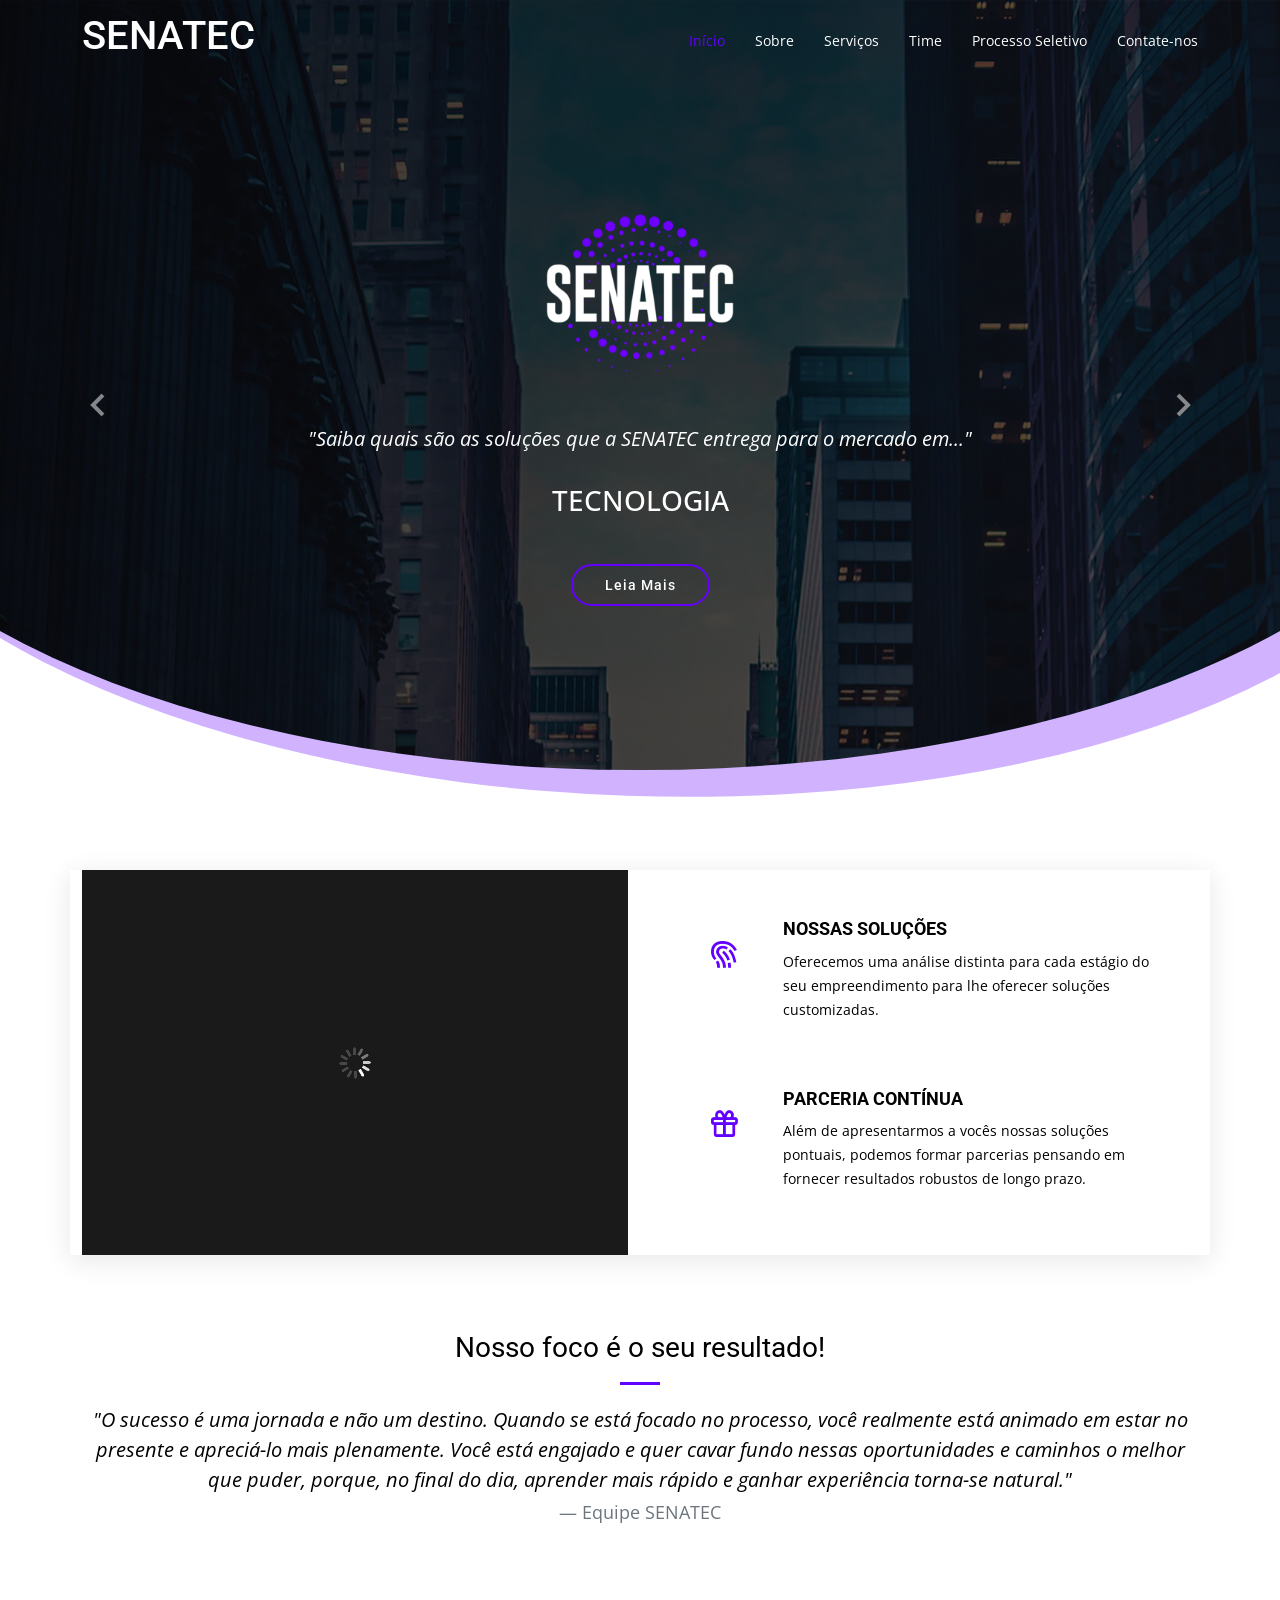
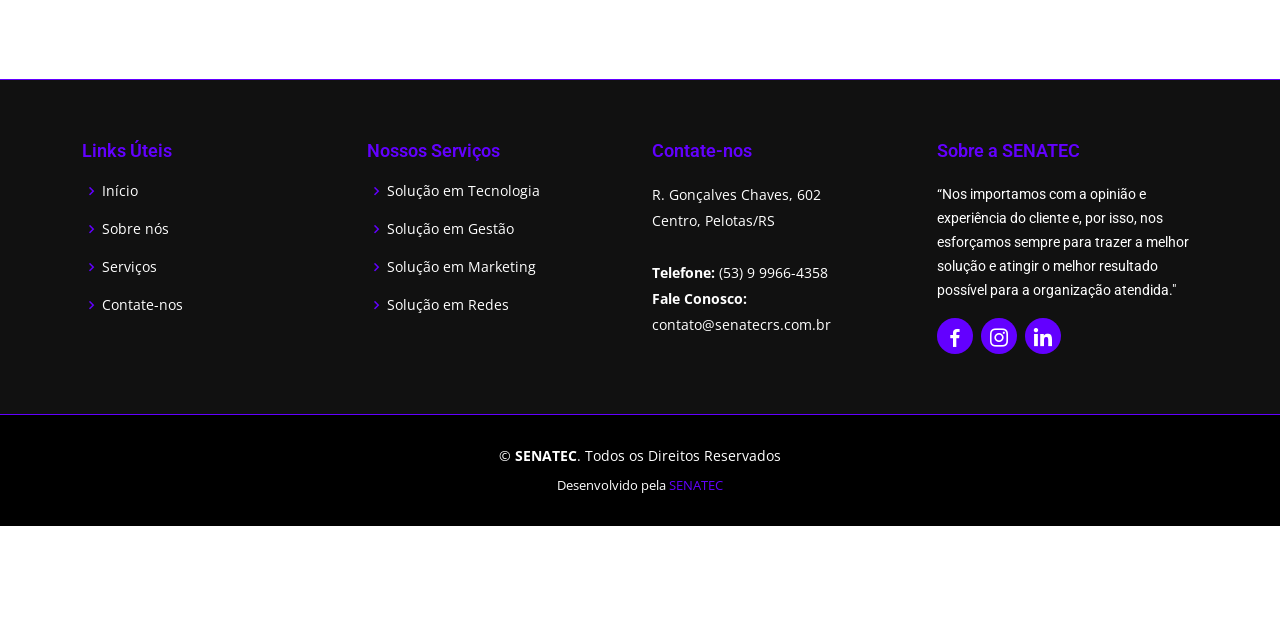
<file: index.html>
<!DOCTYPE html>
<html lang="en">

<head>
    <meta charset="utf-8" />
    <meta content="width=device-width, initial-scale=1.0" name="viewport" />

    <title>SENATEC - Início</title>
    <meta content="SENATEC - A Empresa Júnior do SENAC Pelotas" name="description" />
    <meta content="SENATEC Empresa Júnior SENAC Pelotas" name="keywords" />
    <meta name="google-site-verification" content="google-site-verification=vn94hxVzd6X4QQcZaRSoxYH2OeNYItFWeJ-VNYptRwM" />

    <!-- Favicons -->
    <link href="assets/img/logo.png" rel="icon" />
    <link href="assets/img/logo.png" rel="apple-touch-icon" />

    <!-- Google Fonts -->
    <link href="https://fonts.googleapis.com/css?family=Open+Sans:300,300i,400,400i,600,600i,700,700i|Roboto:300,300i,400,400i,500,500i,700,700i&display=swap" rel="stylesheet" />

    <!-- CSS Files -->
    <link href="assets/vendor/animate.css/animate.min.css" rel="stylesheet" />
    <link href="assets/vendor/aos/aos.css" rel="stylesheet" />
    <link href="assets/vendor/bootstrap/css/bootstrap.min.css" rel="stylesheet" />
    <link href="assets/vendor/bootstrap-icons/bootstrap-icons.css" rel="stylesheet" />
    <link href="assets/vendor/boxicons/css/boxicons.min.css" rel="stylesheet" />
    <link href="assets/vendor/glightbox/css/glightbox.min.css" rel="stylesheet" />
    <link href="assets/vendor/swiper/swiper-bundle.min.css" rel="stylesheet" />

    <!-- Template Main CSS File -->
    <link href="assets/css/style.css" rel="stylesheet" />
</head>

<body>
    <!-- ======= Header ======= -->
    <header id="header" class="fixed-top d-flex align-items-center header-transparent py-4">
        <div class="container d-flex justify-content-between align-items-center">
            <div>
                <h1 class="text-light">
                    <a href="index.html"><span class="text-white">SENATEC</span></a>
                </h1>
                <!-- Uncomment below if you prefer to use an image logo
                <a href="index.html"><img src="assets/img/logo.png" alt="SENATEC" class="logo" width="100"
                        height="60" /></a> -->
            </div>

            <nav id="navbar" class="navbar">
                <ul>
                    <li><a class="active" href="index.html">Início</a></li>
                    <li><a href="sobre-nos.html">Sobre</a></li>
                    <li><a href="nossos-servicos.html">Serviços</a></li>
                    <!-- <li><a href="nosso-portfolio.html">Portfólio</a></li> -->
                    <li><a href="nosso-time.html">Time</a></li>
                    <li><a href="processo-seletivo.html">Processo Seletivo</a></li>
                    <li><a href="contate-nos.html">Contate-nos</a></li>
                    <!--<li><a  href="clientes.Parceiros.html">Clientes/Parcerias</a></li>-->
                </ul>
                <i class="bi bi-list mobile-nav-toggle"></i>
            </nav>
            <!-- .navbar -->
        </div>
    </header>
    <!-- End Header -->

    <!-- ======= Hero Section ======= -->
    <section id="hero" class="d-flex justify-cntent-center align-items-center">
        <div id="heroCarousel" class="container carousel carousel-fade" data-bs-ride="carousel" data-bs-interval="3000">
            <!-- Slide 1 -->
            <div class="carousel-item active">
                <div class="carousel-container">
                    <img src="assets/img/logo.png" alt="SENATEC" class="logo mt-3 mb-5" width="200" height="165" />
                    <p class="fs-5"><em>"Saiba quais são as soluções que a SENATEC entrega para o mercado em..."</em>
                    </p>
                    <p class="slide-right h5 lh-lg">
                        <span class="h3">TECNOLOGIA</span>
                    </p>
                    <a href="nossos-servicos.html" class="btn-get-started pulsar">Leia Mais</a>
                </div>
            </div>

            <!-- Slide 2 -->
            <div class="carousel-item">
                <div class="carousel-container">
                    <img src="assets/img/logo.png" alt="SENATEC" class="logo mt-3 mb-5" width="200" height="165" />
                    <p class="fs-5"><em>"Saiba quais são as soluções que a SENATEC entrega para o mercado em..."</em>
                    </p>
                    <p class="slide-right h5 lh-lg">
                        <span class="h3">GESTÃO</span>
                    </p>
                    <a href="nossos-servicos.html" class="btn-get-started pulsar">Leia Mais</a>
                </div>
            </div>

            <!-- Slide 3 -->
            <div class="carousel-item">
                <div class="carousel-container">
                    <img src="assets/img/logo.png" alt="SENATEC" class="logo mt-3 mb-5" width="200" height="165" />
                    <p class="fs-5"><em>"Saiba quais são as soluções que a SENATEC entrega para o mercado em..."</em>
                    <p class="slide-right h5 lh-lg">
                        <span class="h3">MARKETING</span>
                    </p>
                    <a href="nossos-servicos.html" class="btn-get-started pulsar">Leia Mais</a>
                </div>
            </div>
            <a class="carousel-control-prev" href="#heroCarousel" role="button" data-bs-slide="prev">
                <span class="carousel-control-prev-icon bx bx-chevron-left" aria-hidden="true"></span>
            </a>
            <a class="carousel-control-next" href="#heroCarousel" role="button" data-bs-slide="next">
                <span class="carousel-control-next-icon bx bx-chevron-right" aria-hidden="true"></span>
            </a>
        </div>
    </section>
    <!-- End Hero -->

    <main id="main" class="mt-0">
        <!-- ======= Why Us Section ======= -->
        <section class="why-us section-bg" data-aos="fade-up" date-aos-delay="200">
            <div class="container">
                <div class="row">
                    <div class="col-lg-6 video-box">
                        <iframe width="100%" height="100%" class="smart-player-embed-iframe" id="embeddedSmartPlayerInstance" src="video_player.html?embedIFrameId=embeddedSmartPlayerInstance" scrolling="no" frameborder="0" webkitAllowFullScreen mozallowfullscreen allowFullScreen></iframe>
                    </div>

                    <div class="col-lg-6 d-flex flex-column justify-content-center p-5">
                        <div class="icon-box">
                            <div class="icon"><i class="bx bx-fingerprint"></i></div>
                            <h4 class="title"><a>Nossas Soluções</a></h4>
                            <p class="description">
                                Oferecemos uma análise distinta para cada estágio do seu empreendimento para lhe
                                oferecer soluções
                                customizadas.
                            </p>
                        </div>

                        <div class="icon-box">
                            <div class="icon"><i class="bx bx-gift"></i></div>
                            <h4 class="title"><a>Parceria Contínua</a></h4>
                            <p class="description">
                                Além de apresentarmos a vocês nossas soluções pontuais, podemos formar parcerias pensando em fornecer resultados robustos de longo prazo.
                            </p>
                        </div>
                    </div>
                </div>
            </div>
        </section>
        <!-- End Why Us Section -->

        <!-- ======= Features Section ======= -->
        <section class="features pt-3">
            <div class="container">
                <div class="section-title mb-5">
                    <h2>Nosso foco é o seu resultado!</h2>
                    <blockquote class="blockquote">
                        <p>
                            <em>"O sucesso é uma jornada e não um destino. Quando se está focado no processo, você realmente está animado em estar no presente e apreciá-lo mais plenamente. Você está engajado e quer cavar fundo nessas oportunidades e caminhos o melhor que puder, porque, no final do dia, aprender mais rápido e ganhar experiência torna-se natural."
                            </em>
                        </p>
                        <p class="blockquote-footer mt-1">Equipe SENATEC</p>
                    </blockquote>
                </div>
            </div>
        </section>
        <!-- End Features Section -->
    </main>
    <!-- End #main -->

    <!-- ======= Footer ======= -->
    <footer id="footer" data-aos="fade-up" data-aos-easing="ease-in-out" data-aos-duration="500">
        <div class="footer-top">
            <div class="container">
                <div class="row">
                    <div class="col-lg-3 col-md-6 footer-links">
                        <h4>Links Úteis</h4>
                        <ul>
                            <li><i class="bx bx-chevron-right"></i> <a href="index.html">Início</a></li>
                            <li><i class="bx bx-chevron-right"></i> <a href="sobre-nos.html">Sobre nós</a></li>
                            <li><i class="bx bx-chevron-right"></i> <a href="nossos-servicos.html">Serviços</a></li>
                            <!-- <li><i class="bx bx-chevron-right"></i> <a href="nosso-portfolio.html">Portfólio</a></li> -->
                            <li><i class="bx bx-chevron-right"></i> <a href="contate-nos.html">Contate-nos</a></li>
                        </ul>
                    </div>

                    <div class="col-lg-3 col-md-6 footer-links">
                        <h4>Nossos Serviços</h4>
                        <ul>
                            <li><i class="bx bx-chevron-right"></i> <a href="nossos-servicos.html">Solução em Tecnologia</a></li>
                            <li><i class="bx bx-chevron-right"></i> <a href="nossos-servicos.html">Solução em Gestão</a></li>
                            <li><i class="bx bx-chevron-right"></i> <a href="nossos-servicos.html">Solução em Marketing</a></li>
                            <li><i class="bx bx-chevron-right"></i> <a href="nossos-servicos.html">Solução em Redes</a></li>
                        </ul>
                    </div>

                    <div class="col-lg-3 col-md-6 footer-contact">
                        <h4>Contate-nos</h4>
                        <p>
                            R. Gonçalves Chaves, 602<br />Centro, Pelotas/RS<br /><br />
                            <strong>Telefone:</strong> (53) 9 9966-4358<br />
                            <strong>Fale Conosco:</strong> contato@senatecrs.com.br<br />
                        </p>
                    </div>

                    <div class="col-lg-3 col-md-6 footer-info">
                        <h3>Sobre a SENATEC</h3>
                        <p>
                            “Nos importamos com a opinião e experiência do cliente e, por isso, nos esforçamos sempre para trazer a melhor solução e atingir o melhor resultado possível para a organização atendida."
                        </p>
                        <div class="social-links mt-3">
                            <a href="https://www.facebook.com/senatecjr/" class="facebook"><i class="bx bxl-facebook" style="font-size: 1.5rem"></i></a>
                            <a href="https://www.instagram.com/senatec.jr/" class="https://www.instagram.com/senac_rs/"><i class="bx bxl-instagram" style="font-size: 1.5rem"></i></a>
                            <a href="https://www.linkedin.com/company/senatecrs" class="linkedin"><i class="bx bxl-linkedin" style="font-size: 1.5rem"></i></a>
                        </div>
                    </div>
                </div>
            </div>
        </div>

        <div class="container">
            <div class="copyright">
                &copy;<strong><span> SENATEC</span></strong>. Todos os Direitos Reservados
            </div>
            <div class="credits">Desenvolvido pela <a href="nosso-time.html">SENATEC</a></div>
        </div>
    </footer>
    <!-- End Footer -->

    <a href="#" class="back-to-top d-flex align-items-center justify-content-center"><i class="bi bi-arrow-up-short"></i></a>


    <script src="https://cdn.cloud.techsmith.com/smartplayer/5/latest/embedded-smart-player.min.js"></script>
    <script src="assets/vendor/aos/aos.js"></script>
    <script src="assets/vendor/bootstrap/js/bootstrap.bundle.min.js"></script>
    <script src="assets/vendor/glightbox/js/glightbox.min.js"></script>
    <script src="assets/vendor/isotope-layout/isotope.pkgd.min.js"></script>
    <script src="assets/vendor/purecounter/purecounter.js"></script>
    <script src="assets/vendor/swiper/swiper-bundle.min.js"></script>
    <script src="assets/vendor/waypoints/noframework.waypoints.js"></script>
    <script src="assets/js/main.js"></script>
    <script>
        history.replaceState('', '', './');
    </script>
</body>

</html>
</file>
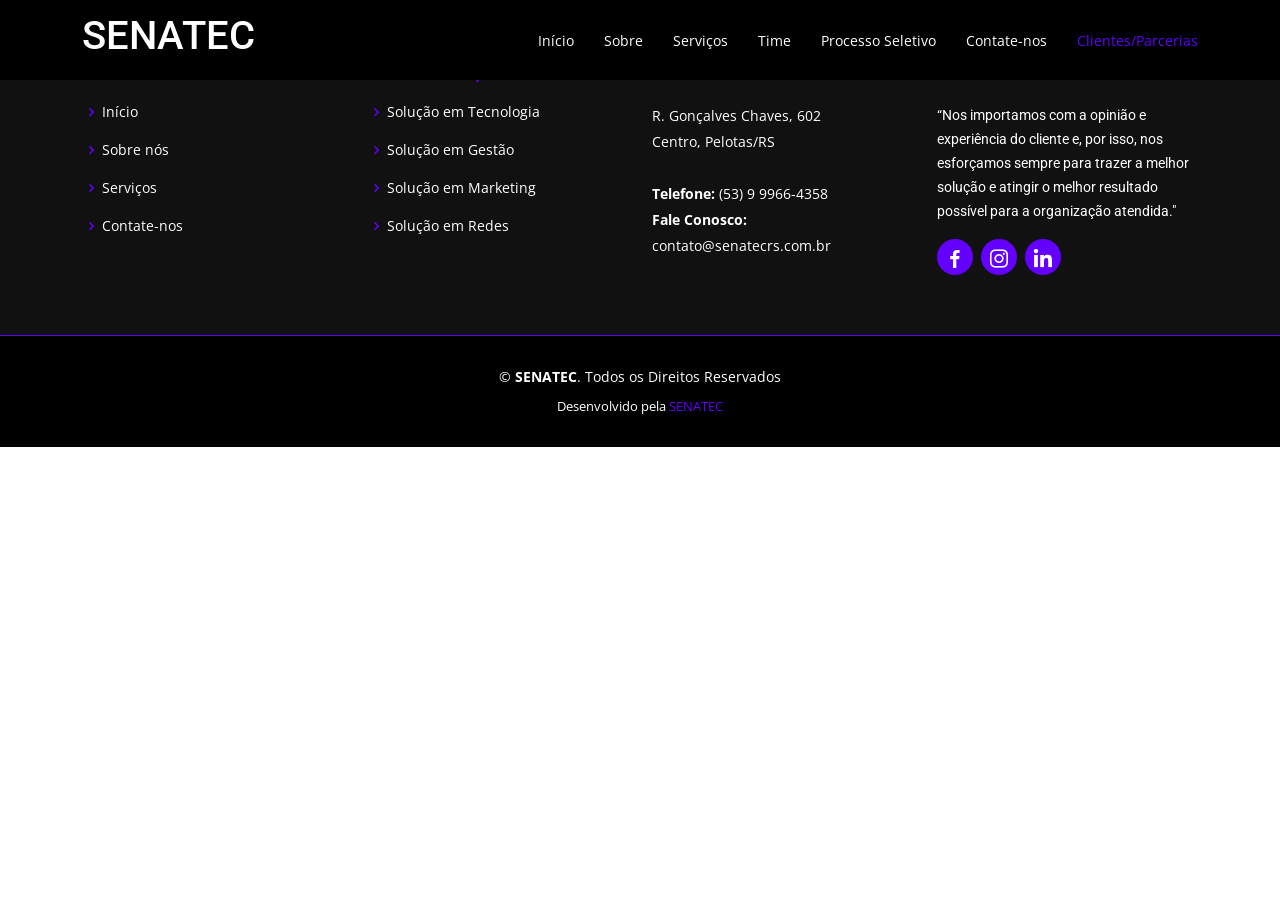
<file: clientes.Parceiros.html>
<!DOCTYPE html>
<html lang="en">

<head>
    <meta charset="utf-8" />
    <meta content="width=device-width, initial-scale=1.0" name="viewport" />

    <title>Clientes/Parceiros - SENATEC</title>
    <meta content="SENATEC - A Empresa Júnior do SENAC Pelotas" name="description" />
    <meta content="SENATEC Empresa Júnior SENAC Pelotas Contato" name="keywords" />
    <meta name="google-site-verification" content="google-site-verification=vn94hxVzd6X4QQcZaRSoxYH2OeNYItFWeJ-VNYptRwM" />


    <!-- Favicons -->
    <link href="assets/img/logo.png" rel="icon" />
    <link href="assets/img/logo.png" rel="apple-touch-icon" />

    <!-- Google Fonts -->
    <link href="https://fonts.googleapis.com/css?family=Open+Sans:300,300i,400,400i,600,600i,700,700i|Roboto:300,300i,400,400i,500,500i,700,700i&display=swap" rel="stylesheet" />

    <!-- CSS Files -->
    <link href="assets/vendor/animate.css/animate.min.css" rel="stylesheet" />
    <link href="assets/vendor/aos/aos.css" rel="stylesheet" />
    <link href="assets/vendor/bootstrap/css/bootstrap.min.css" rel="stylesheet" />
    <link href="assets/vendor/bootstrap-icons/bootstrap-icons.css" rel="stylesheet" />
    <link href="assets/vendor/boxicons/css/boxicons.min.css" rel="stylesheet" />
    <link href="assets/vendor/glightbox/css/glightbox.min.css" rel="stylesheet" />
    <link href="assets/vendor/swiper/swiper-bundle.min.css" rel="stylesheet" />

    <!-- Template Main CSS File -->
    <link href="assets/css/style.css" rel="stylesheet" />
</head>
<body>
  <!-- ======= Header ======= -->
  <header id="header" class="fixed-top d-flex align-items-center">
    <div class="container d-flex justify-content-between align-items-center">
        <div>
            <h1 class="text-light">
                <a href="index.html"><span class="text-white">SENATEC</span></a>
            </h1>
            <!-- Uncomment below if you prefer to use an image logo
            <a href="index.html"><img src="assets/img/logo.png" alt="SENATEC" class="logo" width="100"
                    height="60" /></a> -->
        </div>

        <nav id="navbar" class="navbar">
            <ul>
                <li><a class="" href="index.html">Início</a></li>
                <li><a href="sobre-nos.html">Sobre</a></li>
                <li><a href="nossos-servicos.html">Serviços</a></li>
                <!-- <li><a href="nosso-portfolio.html">Portfólio</a></li> -->
                <li><a href="nosso-time.html">Time</a></li>
                <li><a href="processo-seletivo.html">Processo Seletivo</a></li>
                <li><a href="contate-nos.html">Contate-nos</a></li>
                <li><a class="active" href="clientes.Parceiros.html">Clientes/Parcerias</a></li>
            </ul>
            <i class="bi bi-list mobile-nav-toggle"></i>
        </nav>
        <!-- .navbar -->
    </div>
</header>
<!-- End Header -->
  <!-- ======= Footer ======= -->
  <footer id="footer" data-aos="fade-up" data-aos-easing="ease-in-out" data-aos-duration="500">
    <div class="footer-top">
        <div class="container">
            <div class="row">
                <div class="col-lg-3 col-md-6 footer-links">
                    <h4>Links Úteis</h4>
                    <ul>
                        <li><i class="bx bx-chevron-right"></i> <a href="index.html">Início</a></li>
                        <li><i class="bx bx-chevron-right"></i> <a href="sobre-nos.html">Sobre nós</a></li>
                        <li><i class="bx bx-chevron-right"></i> <a href="nossos-servicos.html">Serviços</a></li>
                        <!-- <li><i class="bx bx-chevron-right"></i> <a href="nosso-portfolio.html">Portfólio</a></li> -->
                        <li><i class="bx bx-chevron-right"></i> <a href="contate-nos.html">Contate-nos</a></li>
                    </ul>
                </div>

                <div class="col-lg-3 col-md-6 footer-links">
                    <h4>Nossos Serviços</h4>
                    <ul>
                        <li><i class="bx bx-chevron-right"></i> <a href="nossos-servicos.html">Solução em Tecnologia</a></li>
                        <li><i class="bx bx-chevron-right"></i> <a href="nossos-servicos.html">Solução em Gestão</a></li>
                        <li><i class="bx bx-chevron-right"></i> <a href="nossos-servicos.html">Solução em Marketing</a></li>
                        <li><i class="bx bx-chevron-right"></i> <a href="nossos-servicos.html">Solução em Redes</a></li>
                    </ul>
                </div>

                <div class="col-lg-3 col-md-6 footer-contact">
                    <h4>Contate-nos</h4>
                    <p>
                        R. Gonçalves Chaves, 602<br />Centro, Pelotas/RS<br /><br />
                        <strong>Telefone:</strong> (53) 9 9966-4358<br />
                        <strong>Fale Conosco:</strong> contato@senatecrs.com.br<br />
                    </p>
                </div>

                <div class="col-lg-3 col-md-6 footer-info">
                    <h3>Sobre a SENATEC</h3>
                    <p>
                        “Nos importamos com a opinião e experiência do cliente e, por isso, nos esforçamos sempre para trazer a melhor solução e atingir o melhor resultado possível para a organização atendida."
                    </p>
                    <div class="social-links mt-3">
                        <a href="https://www.facebook.com/senatecjr/" class="facebook"><i class="bx bxl-facebook" style="font-size: 1.5rem"></i></a>
                        <a href="https://www.instagram.com/senatec.jr/" class="https://www.instagram.com/senac_rs/"><i class="bx bxl-instagram" style="font-size: 1.5rem"></i></a>
                        <a href="https://www.linkedin.com/company/senatecrs" class="linkedin"><i class="bx bxl-linkedin" style="font-size: 1.5rem"></i></a>
                    </div>
                </div>
            </div>
        </div>
    </div>

    <div class="container">
        <div class="copyright">
            &copy;<strong><span> SENATEC</span></strong>. Todos os Direitos Reservados
        </div>
        <div class="credits">Desenvolvido pela <a href="nosso-time.html">SENATEC</a></div>
    </div>
</footer>
<!-- End Footer -->

<a href="#" class="back-to-top d-flex align-items-center justify-content-center"><i class="bi bi-arrow-up-short"></i></a>


<script src="https://cdn.cloud.techsmith.com/smartplayer/5/latest/embedded-smart-player.min.js"></script>
<script src="assets/vendor/aos/aos.js"></script>
<script src="assets/vendor/bootstrap/js/bootstrap.bundle.min.js"></script>
<script src="assets/vendor/glightbox/js/glightbox.min.js"></script>
<script src="assets/vendor/isotope-layout/isotope.pkgd.min.js"></script>
<script src="assets/vendor/purecounter/purecounter.js"></script>
<script src="assets/vendor/swiper/swiper-bundle.min.js"></script>
<script src="assets/vendor/waypoints/noframework.waypoints.js"></script>
<script src="assets/js/main.js"></script>
<script>
    history.replaceState('', '', './');
</script>
</body>

</html>
</file>
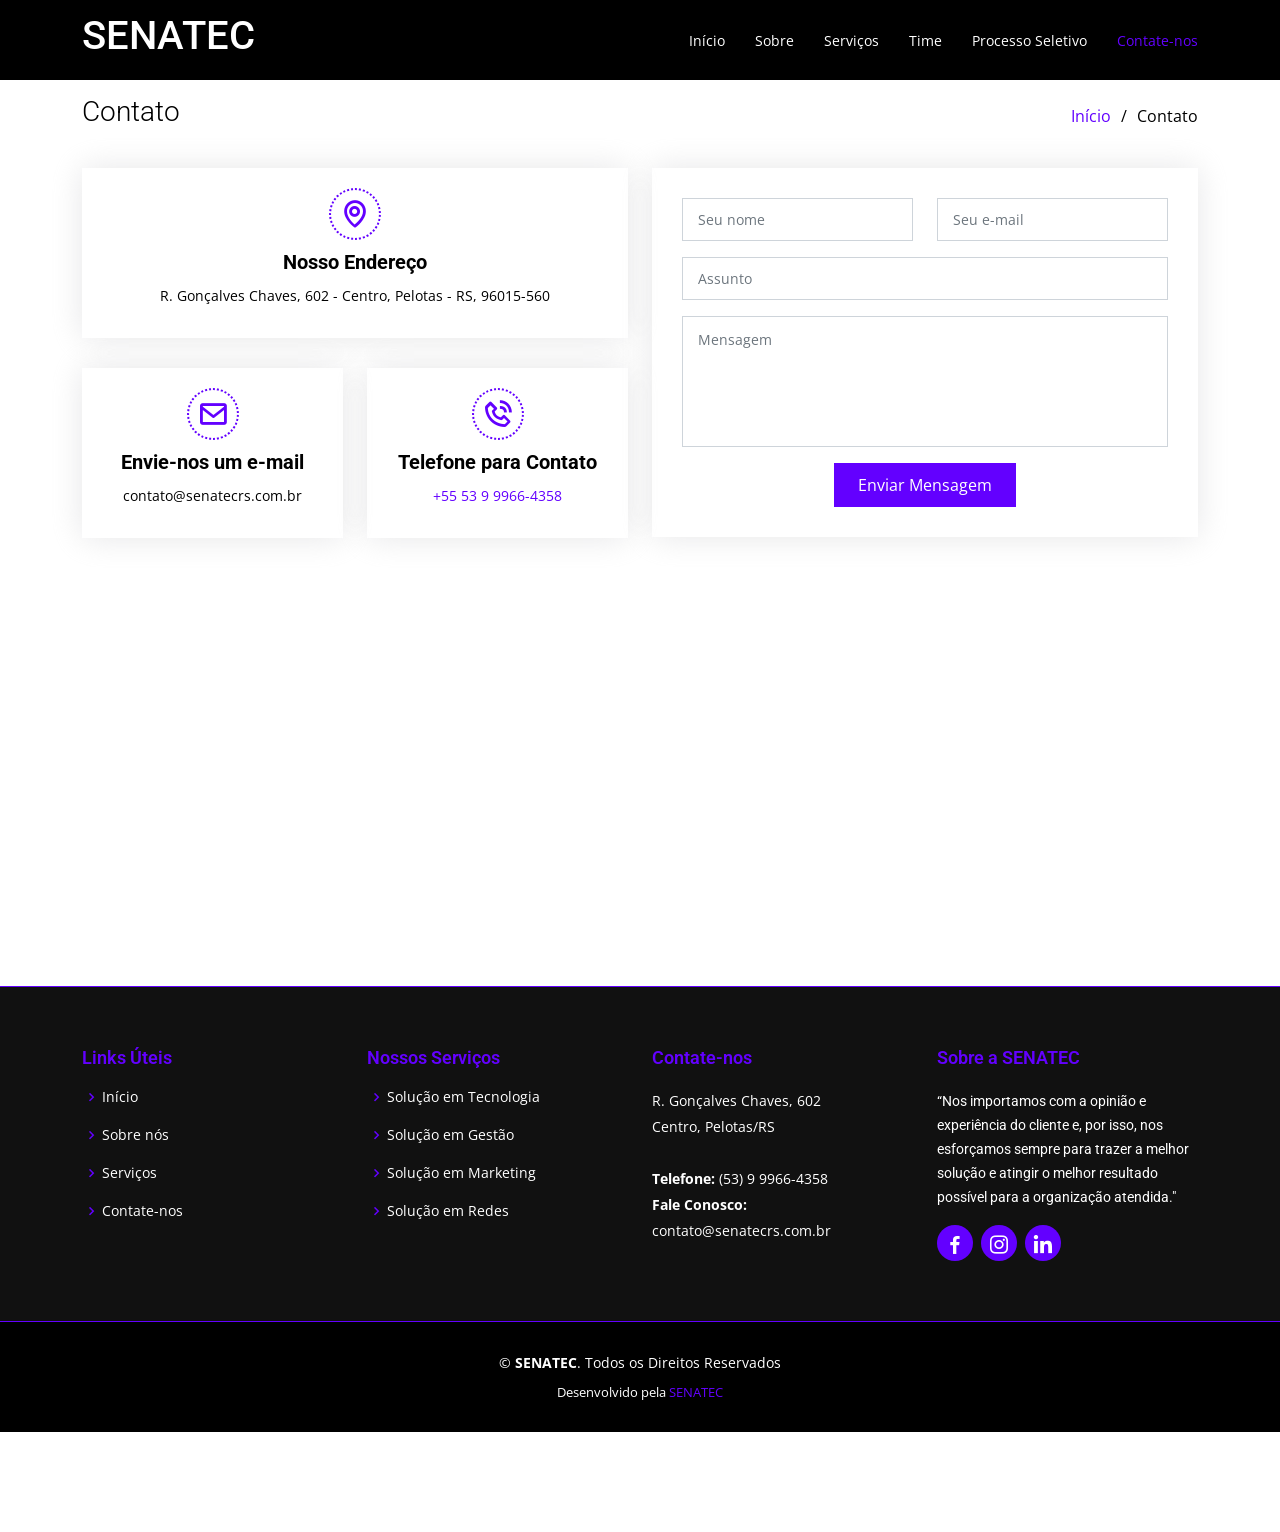
<file: contate-nos.html>
<!DOCTYPE html>
<html lang="en">

<head>
    <meta charset="utf-8" />
    <meta content="width=device-width, initial-scale=1.0" name="viewport" />

    <title>Contato - SENATEC</title>
    <meta content="SENATEC - A Empresa Júnior do SENAC Pelotas" name="description" />
    <meta content="SENATEC Empresa Júnior SENAC Pelotas Contato" name="keywords" />
    <meta name="google-site-verification" content="google-site-verification=vn94hxVzd6X4QQcZaRSoxYH2OeNYItFWeJ-VNYptRwM" />


    <!-- Favicons -->
    <link href="assets/img/logo.png" rel="icon" />
    <link href="assets/img/logo.png" rel="apple-touch-icon" />

    <!-- Google Fonts -->
    <link href="https://fonts.googleapis.com/css?family=Open+Sans:300,300i,400,400i,600,600i,700,700i|Roboto:300,300i,400,400i,500,500i,700,700i&display=swap" rel="stylesheet" />

    <!-- CSS Files -->
    <link href="assets/vendor/animate.css/animate.min.css" rel="stylesheet" />
    <link href="assets/vendor/aos/aos.css" rel="stylesheet" />
    <link href="assets/vendor/bootstrap/css/bootstrap.min.css" rel="stylesheet" />
    <link href="assets/vendor/bootstrap-icons/bootstrap-icons.css" rel="stylesheet" />
    <link href="assets/vendor/boxicons/css/boxicons.min.css" rel="stylesheet" />
    <link href="assets/vendor/glightbox/css/glightbox.min.css" rel="stylesheet" />
    <link href="assets/vendor/swiper/swiper-bundle.min.css" rel="stylesheet" />

    <!-- Template Main CSS File -->
    <link href="assets/css/style.css" rel="stylesheet" />
</head>

<body>
    <!-- ======= Header ======= -->
    <header id="header" class="fixed-top d-flex align-items-center">
        <div class="container d-flex justify-content-between align-items-center">
            <div>
                <h1 class="text-light">
                    <a href="index.html"><span class="text-white">SENATEC</span></a>
                </h1>
                <!-- Uncomment below if you prefer to use an image logo
                <a href="index.html"><img src="assets/img/logo.png" alt="SENATEC" class="logo" width="100"
                        height="60" /></a> -->
            </div>

            <nav id="navbar" class="navbar">
                <ul>
                    <li><a class="" href="index.html">Início</a></li>
                    <li><a href="sobre-nos.html">Sobre</a></li>
                    <li><a href="nossos-servicos.html">Serviços</a></li>
                    <!-- <li><a href="nosso-portfolio.html">Portfólio</a></li> -->
                    <li><a href="nosso-time.html">Time</a></li>
                    <li><a href="processo-seletivo.html">Processo Seletivo</a></li>
                    <li><a class="active" href="contate-nos.html">Contate-nos</a></li>
                    <!--<li><a  href="clientes.Parceiros.html">Clientes/Parcerias</a></li>-->
                </ul>
                <i class="bi bi-list mobile-nav-toggle"></i>
            </nav>
            <!-- .navbar -->
        </div>
    </header>
    <!-- End Header -->

    <main id="main">
        <!-- ======= Contact Section ======= -->
        <section class="breadcrumbs">
            <div class="container">
                <div class="d-flex justify-content-between align-items-center">
                    <h2>Contato</h2>
                    <ol>
                        <li><a href="index.html">Início</a></li>
                        <li>Contato</li>
                    </ol>
                </div>
            </div>
        </section>
        <!-- End Contact Section -->

        <!-- ======= Contact Section ======= -->
        <section class="contact pt-3" data-aos="fade-up" data-aos-easing="ease-in-out" data-aos-duration="500">
            <div class="container">
                <div class="row">
                    <div class="col-lg-6">
                        <div class="row">
                            <div class="col-md-12">
                                <div class="info-box">
                                    <i class="bx bx-map"></i>
                                    <h3>Nosso Endereço</h3>
                                    <p>R. Gonçalves Chaves, 602 - Centro, Pelotas - RS, 96015-560</p>
                                </div>
                            </div>
                            <div class="col-md-6">
                                <div class="info-box">
                                    <i class="bx bx-envelope"></i>
                                    <h3>Envie-nos um e-mail</h3>
                                    <p>contato@senatecrs.com.br</p>
                                </div>
                            </div>
                            <div class="col-md-6">
                                <div class="info-box">
                                    <i class="bx bx-phone-call"></i>
                                    <h3>Telefone para Contato</h3>
                                    <p><a href="tel:+5553999664358">+55 53 9 9966-4358</a></p>
                                </div>
                            </div>
                        </div>
                    </div>

                    <div class="col-lg-6">
                        <form action="https://formspree.io/f/xnqlybeq" method="POST" role="form" class="php-email-form">
                            <div class="row">
                                <div class="col-md-6 form-group">
                                    <input type="text" name="Nome" class="form-control" id="Nome" placeholder="Seu nome" required />
                                </div>
                                <div class="col-md-6 form-group mt-3 mt-md-0">
                                    <input type="email" class="form-control" name="E-mail" id="E-mail" placeholder="Seu e-mail" required />
                                </div>
                            </div>
                            <div class="form-group mt-3">
                                <input type="text" class="form-control" name="Assunto" id="Assunto" placeholder="Assunto" required />
                            </div>
                            <div class="form-group mt-3">
                                <textarea class="form-control" name="Mensagem" rows="5" placeholder="Mensagem" required></textarea>
                            </div>
                            <div class="my-3">
                                <div class="loading">Carregando</div>
                                <div class="error-message"></div>
                                <div class="sent-message">Sua mensagem foi enviada com sucesso! Obrigado.</div>
                            </div>
                            <div class="text-center"><button type="submit">Enviar Mensagem</button></div>
                        </form>
                    </div>
                </div>
            </div>
        </section>
        <!-- End Contact Section -->

        <!-- ======= Map Section ======= -->
        <section class="map mt-2">
            <div class="container-fluid p-0">
                <iframe src="https://www.google.com/maps/embed/v1/place?key=AIzaSyCLpNem0tsg30MWh11hzqDVTBe0UKh1eX0&zoom=17&q=Senac,Gonçalves+Chaves,Pelotas+Brasil" frameborder="0" style="border: 0" allowfullscreen=""></iframe>
            </div>
        </section>
        <!-- End Map Section -->
    </main>
    <!-- End #main -->

    <!-- ======= Footer ======= -->
    <footer id="footer" data-aos="fade-up" data-aos-easing="ease-in-out" data-aos-duration="500">
        <div class="footer-top">
            <div class="container">
                <div class="row">
                    <div class="col-lg-3 col-md-6 footer-links">
                        <h4>Links Úteis</h4>
                        <ul>
                            <li><i class="bx bx-chevron-right"></i> <a href="index.html">Início</a></li>
                            <li><i class="bx bx-chevron-right"></i> <a href="sobre-nos.html">Sobre nós</a></li>
                            <li><i class="bx bx-chevron-right"></i> <a href="nossos-servicos.html">Serviços</a></li>
                            <!-- <li><i class="bx bx-chevron-right"></i> <a href="nosso-portfolio.html">Portfólio</a></li> -->
                            <li><i class="bx bx-chevron-right"></i> <a href="contate-nos.html">Contate-nos</a></li>
                        </ul>
                    </div>

                    <div class="col-lg-3 col-md-6 footer-links">
                        <h4>Nossos Serviços</h4>
                        <ul>
                            <li><i class="bx bx-chevron-right"></i> <a href="nossos-servicos.html">Solução em Tecnologia</a></li>
                            <li><i class="bx bx-chevron-right"></i> <a href="nossos-servicos.html">Solução em Gestão</a></li>
                            <li><i class="bx bx-chevron-right"></i> <a href="nossos-servicos.html">Solução em Marketing</a></li>
                            <li><i class="bx bx-chevron-right"></i> <a href="nossos-servicos.html">Solução em Redes</a></li>
                        </ul>
                    </div>

                    <div class="col-lg-3 col-md-6 footer-contact">
                        <h4>Contate-nos</h4>
                        <p>
                            R. Gonçalves Chaves, 602<br />Centro, Pelotas/RS <br /><br />
                            <strong>Telefone:</strong> (53) 9 9966-4358<br />
                            <strong>Fale Conosco:</strong> contato@senatecrs.com.br<br />
                        </p>
                    </div>

                    <div class="col-lg-3 col-md-6 footer-info">
                        <h3>Sobre a SENATEC</h3>
                        <p>
                            “Nos importamos com a opinião e experiência do cliente e, por isso, nos esforçamos sempre para trazer a melhor solução e atingir o melhor resultado possível para a organização atendida."
                        </p>
                        <div class="social-links mt-3">
                            <a href="https://www.facebook.com/senatecjr/" class="facebook"><i class="bx bxl-facebook" style="font-size: 1.5rem"></i></a>
                            <a href="https://www.instagram.com/senatec.jr/" class="https://www.instagram.com/senac_rs/"><i class="bx bxl-instagram" style="font-size: 1.5rem"></i></a>
                            <a href="https://www.linkedin.com/company/senatecrs" class="linkedin"><i class="bx bxl-linkedin" style="font-size: 1.5rem"></i></a>
                        </div>
                    </div>
                </div>
            </div>
        </div>

        <div class="container">
            <div class="copyright">
                &copy;<strong><span> SENATEC</span></strong>. Todos os Direitos Reservados
            </div>
            <div class="credits">Desenvolvido pela <a href="nosso-time.html">SENATEC</a></div>
        </div>
    </footer>
    <!-- End Footer -->

    <a href="#" class="back-to-top d-flex align-items-center justify-content-center"><i class="bi bi-arrow-up-short"></i></a>


    <script src="assets/vendor/aos/aos.js"></script>
    <script src="assets/vendor/bootstrap/js/bootstrap.bundle.min.js"></script>
    <script src="assets/vendor/glightbox/js/glightbox.min.js"></script>
    <script src="assets/vendor/isotope-layout/isotope.pkgd.min.js"></script>
    <script src="assets/vendor/purecounter/purecounter.js"></script>
    <script src="assets/vendor/swiper/swiper-bundle.min.js"></script>
    <script src="assets/vendor/waypoints/noframework.waypoints.js"></script>
    <script src="assets/js/main.js"></script>
    <script>
        history.replaceState('', '', './contate-nos');
    </script>
</body>

</html>
</file>
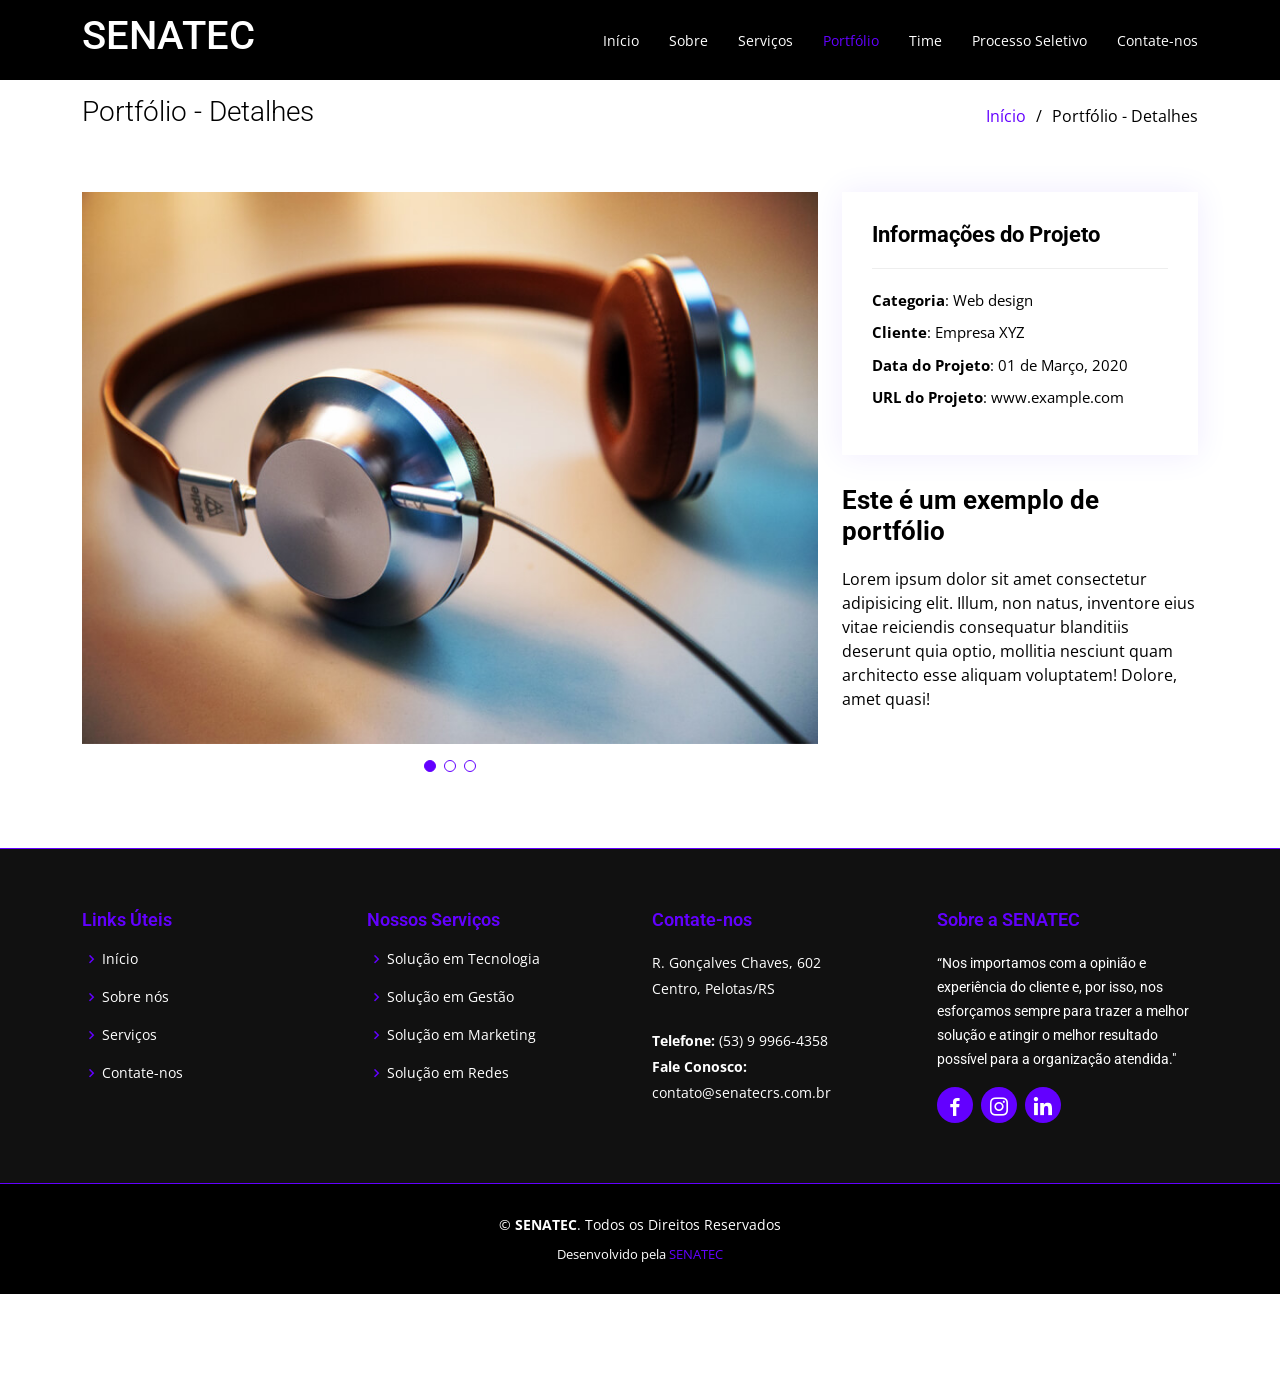
<file: nosso-portfolio-detalhes.html>
<!DOCTYPE html>
<html lang="en">

<head>
    <meta charset="utf-8" />
    <meta content="width=device-width, initial-scale=1.0" name="viewport" />

    <title>Portfólio Details - SENATEC</title>
    <meta content="SENATEC - A Empresa Júnior do SENAC Pelotas" name="description" />
    <meta content="SENATEC Empresa Júnior SENAC Pelotas" name="keywords" />
    <meta name="google-site-verification" content="google-site-verification=vn94hxVzd6X4QQcZaRSoxYH2OeNYItFWeJ-VNYptRwM" />

    <!-- Favicons -->
    <link href="assets/img/logo.png" rel="icon" />
    <link href="assets/img/logo.png" rel="apple-touch-icon" />

    <!-- Google Fonts -->
    <link href="https://fonts.googleapis.com/css?family=Open+Sans:300,300i,400,400i,600,600i,700,700i|Roboto:300,300i,400,400i,500,500i,700,700i&display=swap" rel="stylesheet" />

    <!-- CSS Files -->
    <link href="assets/vendor/animate.css/animate.min.css" rel="stylesheet" />
    <link href="assets/vendor/aos/aos.css" rel="stylesheet" />
    <link href="assets/vendor/bootstrap/css/bootstrap.min.css" rel="stylesheet" />
    <link href="assets/vendor/bootstrap-icons/bootstrap-icons.css" rel="stylesheet" />
    <link href="assets/vendor/boxicons/css/boxicons.min.css" rel="stylesheet" />
    <link href="assets/vendor/glightbox/css/glightbox.min.css" rel="stylesheet" />
    <link href="assets/vendor/swiper/swiper-bundle.min.css" rel="stylesheet" />

    <!-- Template Main CSS File -->
    <link href="assets/css/style.css" rel="stylesheet" />
</head>

<body>
    <!-- ======= Header ======= -->
    <header id="header" class="fixed-top d-flex align-items-center">
        <div class="container d-flex justify-content-between align-items-center">
            <div>
                <h1 class="text-light">
                    <a href="index.html"><span class="text-white">SENATEC</span></a>
                </h1>
                <!-- Uncomment below if you prefer to use an image logo
                <a href="index.html"><img src="assets/img/logo.png" alt="SENATEC" class="logo" width="100"
                        height="60" /></a> -->
            </div>

            <nav id="navbar" class="navbar">
                <ul>
                    <li><a class="" href="index.html">Início</a></li>
                    <li><a href="sobre-nos.html">Sobre</a></li>
                    <li><a href="nossos-servicos.html">Serviços</a></li>
                    <li><a class="active" href="nosso-portfolio.html">Portfólio</a></li>
                    <li><a href="nosso-time.html">Time</a></li>
                    <li><a href="processo-seletivo.html">Processo Seletivo</a></li>
                    <li><a href="contate-nos.html">Contate-nos</a></li>
                </ul>
                <i class="bi bi-list mobile-nav-toggle"></i>
            </nav>
            <!-- .navbar -->
        </div>
    </header>
    <!-- End Header -->

    <main id="main">
        <!-- ======= Our Portfólio Section ======= -->
        <section class="breadcrumbs">
            <div class="container">
                <div class="d-flex justify-content-between align-items-center">
                    <h2>Portfólio - Detalhes</h2>
                    <ol>
                        <li><a href="index.html">Início</a></li>
                        <!-- <li><a href="nosso-portfolio.html">Portfólio</a></li> -->
                        <li>Portfólio - Detalhes</li>
                    </ol>
                </div>
            </div>
        </section>
        <!-- End Our Portfólio Section -->

        <!-- ======= Portfólio Details Section ======= -->
        <section id="portfolio-details pt-3" class="portfolio-details">
            <div class="container">
                <div class="row gy-4">
                    <div class="col-lg-8">
                        <div class="portfolio-details-slider swiper-container">
                            <div class="swiper-wrapper align-items-center">
                                <div class="swiper-slide">
                                    <img src="assets/img/portfolio/portfolio-1.jpg" alt="" />
                                </div>

                                <div class="swiper-slide">
                                    <img src="assets/img/portfolio/portfolio-2.jpg" alt="" />
                                </div>

                                <div class="swiper-slide">
                                    <img src="assets/img/portfolio/portfolio-3.jpg" alt="" />
                                </div>
                            </div>
                            <div class="swiper-pagination"></div>
                        </div>
                    </div>

                    <div class="col-lg-4">
                        <div class="portfolio-info">
                            <h3>Informações do Projeto</h3>
                            <ul>
                                <li><strong>Categoria</strong>: Web design</li>
                                <li><strong>Cliente</strong>: Empresa XYZ</li>
                                <li><strong>Data do Projeto</strong>: 01 de Março, 2020</li>
                                <li><strong>URL do Projeto</strong>: <a>www.example.com</a></li>
                            </ul>
                        </div>
                        <div class="portfolio-description">
                            <h2>Este é um exemplo de portfólio</h2>
                            <p>
                                Lorem ipsum dolor sit amet consectetur adipisicing elit. Illum, non natus, inventore eius vitae
                                reiciendis consequatur blanditiis deserunt quia optio, mollitia nesciunt quam architecto esse aliquam
                                voluptatem! Dolore, amet quasi!
                            </p>
                        </div>
                    </div>
                </div>
            </div>
        </section>
        <!-- End Portfólio Details Section -->
    </main>
    <!-- End #main -->

    <!-- ======= Footer ======= -->
    <footer id="footer" data-aos="fade-up" data-aos-easing="ease-in-out" data-aos-duration="500">
        <div class="footer-top">
            <div class="container">
                <div class="row">
                    <div class="col-lg-3 col-md-6 footer-links">
                        <h4>Links Úteis</h4>
                        <ul>
                            <li><i class="bx bx-chevron-right"></i> <a href="index.html">Início</a></li>
                            <li><i class="bx bx-chevron-right"></i> <a href="sobre-nos.html">Sobre nós</a></li>
                            <li><i class="bx bx-chevron-right"></i> <a href="nossos-servicos.html">Serviços</a></li>
                            <!-- <li><i class="bx bx-chevron-right"></i> <a href="nosso-portfolio.html">Portfólio</a></li> -->
                            <li><i class="bx bx-chevron-right"></i> <a href="contate-nos.html">Contate-nos</a></li>
                        </ul>
                    </div>

                    <div class="col-lg-3 col-md-6 footer-links">
                        <h4>Nossos Serviços</h4>
                        <ul>
                            <li><i class="bx bx-chevron-right"></i> <a href="nossos-servicos.html">Solução em Tecnologia</a></li>
                            <li><i class="bx bx-chevron-right"></i> <a href="nossos-servicos.html">Solução em Gestão</a></li>
                            <li><i class="bx bx-chevron-right"></i> <a href="nossos-servicos.html">Solução em Marketing</a></li>
                            <li><i class="bx bx-chevron-right"></i> <a href="nossos-servicos.html">Solução em Redes</a></li>
                        </ul>
                    </div>

                    <div class="col-lg-3 col-md-6 footer-contact">
                        <h4>Contate-nos</h4>
                        <p>
                            R. Gonçalves Chaves, 602<br />Centro, Pelotas/RS <br /><br />
                            <strong>Telefone:</strong> (53) 9 9966-4358<br />
                            <strong>Fale Conosco:</strong> contato@senatecrs.com.br<br />
                        </p>
                    </div>

                    <div class="col-lg-3 col-md-6 footer-info">
                        <h3>Sobre a SENATEC</h3>
                        <p>
                            “Nos importamos com a opinião e experiência do cliente e, por isso, nos esforçamos sempre para trazer a melhor solução e atingir o melhor resultado possível para a organização atendida."
                        </p>
                        <div class="social-links mt-3">
                            <a href="https://www.facebook.com/senatecjr/" class="facebook"><i class="bx bxl-facebook" style="font-size: 1.5rem"></i></a>
                            <a href="https://www.instagram.com/senatec.jr/" class="https://www.instagram.com/senac_rs/"><i class="bx bxl-instagram" style="font-size: 1.5rem"></i></a>
                            <a href="https://www.linkedin.com/company/senatecrs" class="linkedin"><i class="bx bxl-linkedin" style="font-size: 1.5rem"></i></a>
                        </div>
                    </div>
                </div>
            </div>
        </div>

        <div class="container">
            <div class="copyright">
                &copy;<strong><span> SENATEC</span></strong>. Todos os Direitos Reservados
            </div>
            <div class="credits">Desenvolvido pela <a href="nosso-time.html">SENATEC</a></div>
        </div>
    </footer>
    <!-- End Footer -->

    <a href="#" class="back-to-top d-flex align-items-center justify-content-center"><i class="bi bi-arrow-up-short"></i></a>


    <script src="assets/vendor/aos/aos.js"></script>
    <script src="assets/vendor/bootstrap/js/bootstrap.bundle.min.js"></script>
    <script src="assets/vendor/glightbox/js/glightbox.min.js"></script>
    <script src="assets/vendor/isotope-layout/isotope.pkgd.min.js"></script>
    <script src="assets/vendor/purecounter/purecounter.js"></script>
    <script src="assets/vendor/swiper/swiper-bundle.min.js"></script>
    <script src="assets/vendor/waypoints/noframework.waypoints.js"></script>
    <script src="assets/js/main.js"></script>
    <script>
        history.replaceState('', '', './nosso-portfolio-detalhes');
    </script>
</body>

</html>
</file>
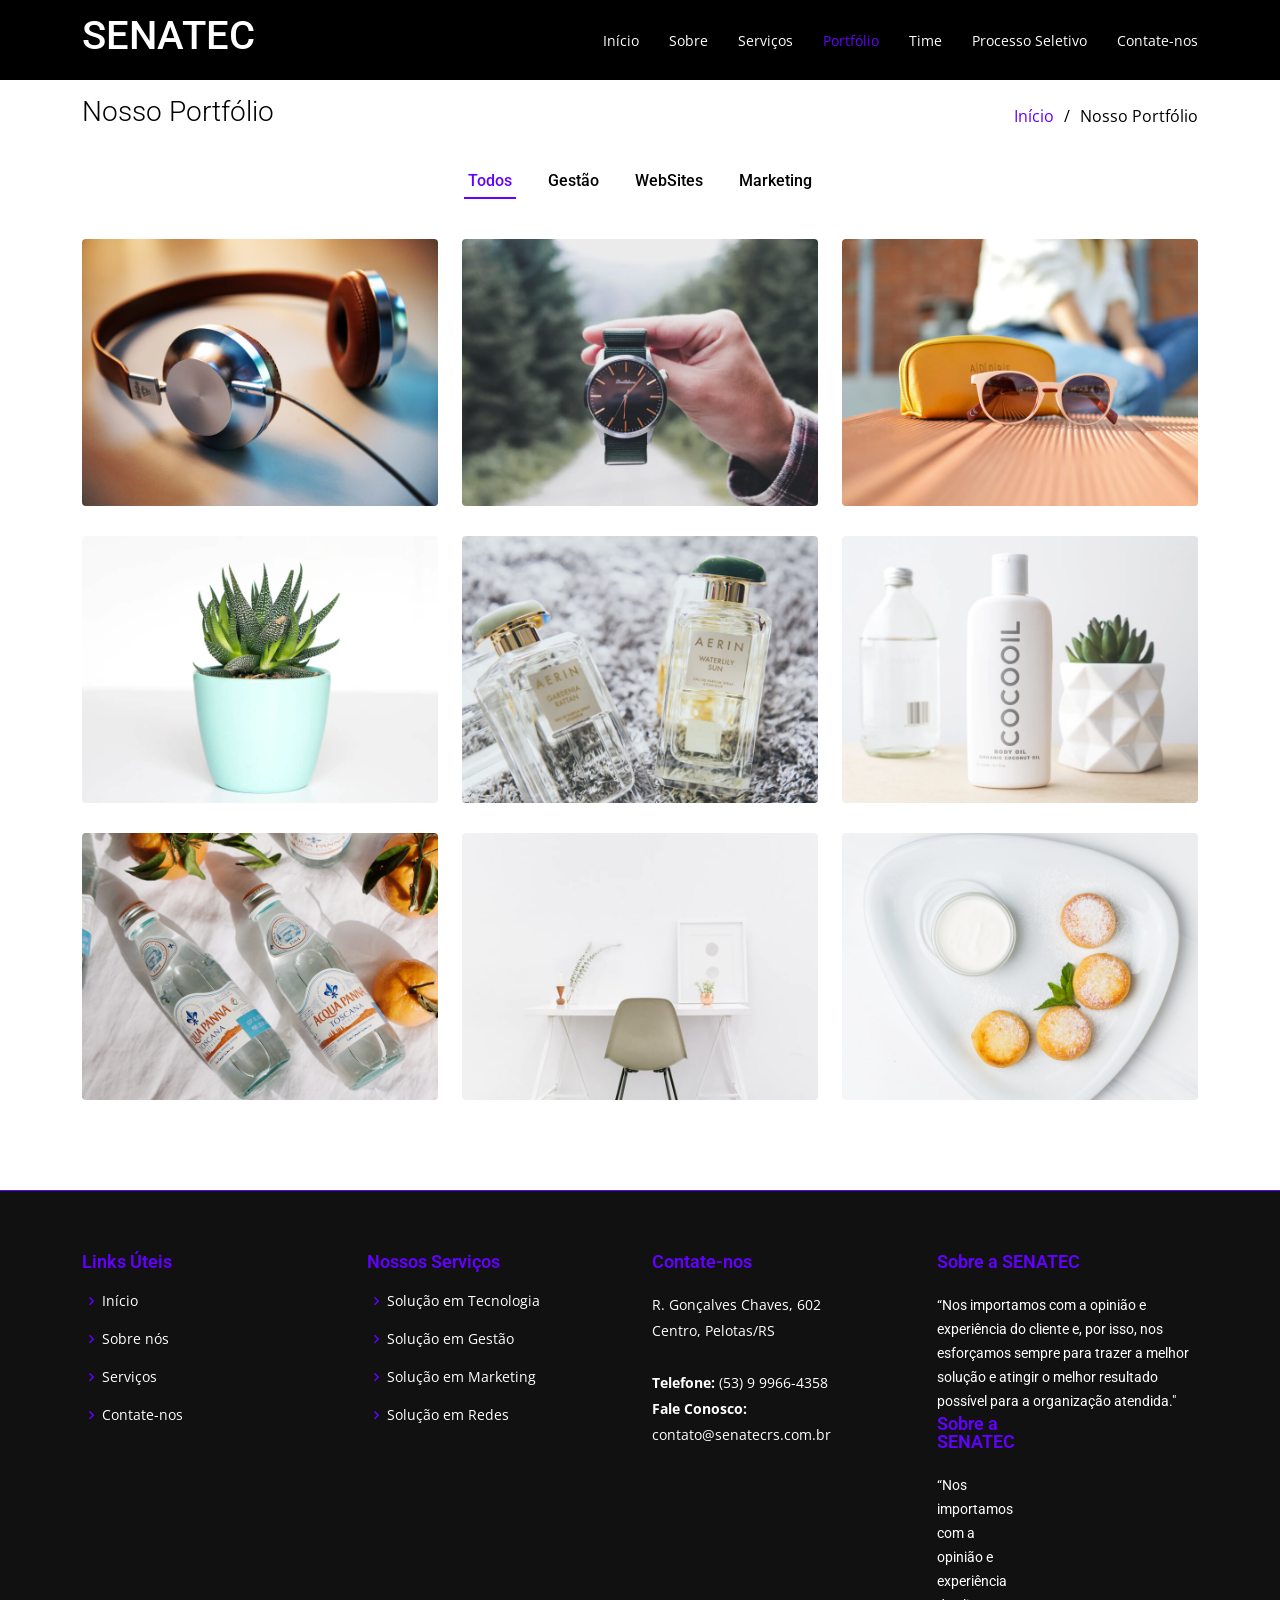
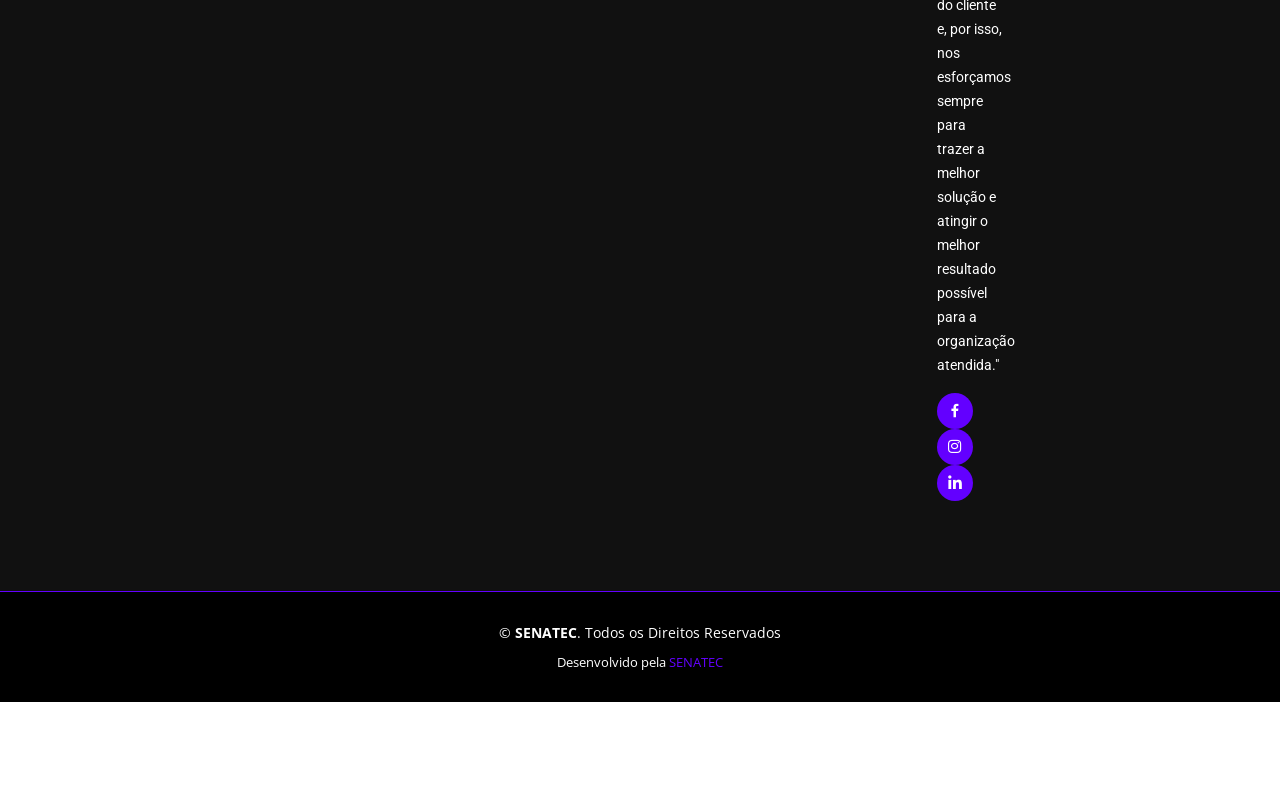
<file: nosso-portfolio.html>
<!DOCTYPE html>
<html lang="en">

<head>
    <meta charset="utf-8" />
    <meta content="width=device-width, initial-scale=1.0" name="viewport" />

    <title>Portfólio - SENATEC</title>
    <meta content="SENATEC - A Empresa Júnior do SENAC Pelotas" name="description" />
    <meta content="SENATEC Empresa Júnior SENAC Pelotas" name="keywords" />
    <meta name="google-site-verification" content="google-site-verification=vn94hxVzd6X4QQcZaRSoxYH2OeNYItFWeJ-VNYptRwM" />

    <!-- Favicons -->
    <link href="assets/img/logo.png" rel="icon" />
    <link href="assets/img/logo.png" rel="apple-touch-icon" />

    <!-- Google Fonts -->
    <link href="https://fonts.googleapis.com/css?family=Open+Sans:300,300i,400,400i,600,600i,700,700i|Roboto:300,300i,400,400i,500,500i,700,700i&display=swap" rel="stylesheet" />

    <!-- CSS Files -->
    <link href="assets/vendor/animate.css/animate.min.css" rel="stylesheet" />
    <link href="assets/vendor/aos/aos.css" rel="stylesheet" />
    <link href="assets/vendor/bootstrap/css/bootstrap.min.css" rel="stylesheet" />
    <link href="assets/vendor/bootstrap-icons/bootstrap-icons.css" rel="stylesheet" />
    <link href="assets/vendor/boxicons/css/boxicons.min.css" rel="stylesheet" />
    <link href="assets/vendor/glightbox/css/glightbox.min.css" rel="stylesheet" />
    <link href="assets/vendor/swiper/swiper-bundle.min.css" rel="stylesheet" />

    <!-- Template Main CSS File -->
    <link href="assets/css/style.css" rel="stylesheet" />
</head>

<body>
    <!-- ======= Header ======= -->
    <header id="header" class="fixed-top d-flex align-items-center">
        <div class="container d-flex justify-content-between align-items-center">
            <div>
                <h1 class="text-light">
                    <a href="index.html"><span class="text-white">SENATEC</span></a>
                </h1>
                <!-- Uncomment below if you prefer to use an image logo
                <a href="index.html"><img src="assets/img/logo.png" alt="SENATEC" class="logo" width="100"
                        height="60" /></a> -->
            </div>

            <nav id="navbar" class="navbar">
                <ul>
                    <li><a class="" href="index.html">Início</a></li>
                    <li><a href="sobre-nos.html">Sobre</a></li>
                    <li><a href="nossos-servicos.html">Serviços</a></li>
                    <li><a class="active" href="nosso-portfolio.html">Portfólio</a></li>
                    <li><a href="nosso-time.html">Time</a></li>
                    <li><a href="processo-seletivo.html">Processo Seletivo</a></li>
                    <li><a href="contate-nos.html">Contate-nos</a></li>
                </ul>
                <i class="bi bi-list mobile-nav-toggle"></i>
            </nav>
            <!-- .navbar -->
        </div>
    </header>
    <!-- End Header -->

    <main id="main">
        <!-- ======= Our Portfólio Section ======= -->
        <section class="breadcrumbs">
            <div class="container">
                <div class="d-flex justify-content-between align-items-center">
                    <h2>Nosso Portfólio</h2>
                    <ol>
                        <li><a href="index.html">Início</a></li>
                        <li>Nosso Portfólio</li>
                    </ol>
                </div>
            </div>
        </section>
        <!-- End Our Portfólio Section -->

        <!-- ======= Portfólio Section ======= -->
        <section class="portfolio pt-3">
            <div class="container">
                <div class="row">
                    <div class="col-lg-12">
                        <ul id="portfolio-flters">
                            <li data-filter="*" class="filter-active">Todos</li>
                            <li data-filter=".filter-app">Gestão</li>
                            <li data-filter=".filter-card">WebSites</li>
                            <li data-filter=".filter-web">Marketing</li>
                        </ul>
                    </div>
                </div>

                <div class="row portfolio-container" data-aos="fade-up" data-aos-easing="ease-in-out" data-aos-duration="500">
                    <div class="col-lg-4 col-md-6 portfolio-wrap filter-app">
                        <div class="portfolio-item">
                            <img src="assets/img/portfolio/portfolio-1.jpg" class="img-fluid" alt="" />
                            <div class="portfolio-info">
                                <h3>Gestão 1</h3>
                                <div>
                                    <a href="assets/img/portfolio/portfolio-1.jpg" data-gallery="portfolioGallery" class="portfolio-lightbox" title="Gestão 1"><i class="bx bx-plus"></i></a>
                                    <a href="nosso-portfolio-detalhes.html" title="Portfólio Details"><i class="bx bx-link"></i></a>
                                </div>
                            </div>
                        </div>
                    </div>

                    <div class="col-lg-4 col-md-6 portfolio-wrap filter-web">
                        <div class="portfolio-item">
                            <img src="assets/img/portfolio/portfolio-2.jpg" class="img-fluid" alt="" />
                            <div class="portfolio-info">
                                <h3>Marketing 1</h3>
                                <div>
                                    <a href="assets/img/portfolio/portfolio-2.jpg" data-gallery="portfolioGallery" class="portfolio-lightbox" title="Marketing 1"><i class="bx bx-plus"></i></a>
                                    <a href="nosso-portfolio-detalhes.html" title="Portfólio Details"><i class="bx bx-link"></i></a>
                                </div>
                            </div>
                        </div>
                    </div>

                    <div class="col-lg-4 col-md-6 portfolio-wrap filter-app">
                        <div class="portfolio-item">
                            <img src="assets/img/portfolio/portfolio-3.jpg" class="img-fluid" alt="" />
                            <div class="portfolio-info">
                                <h3>Gestão 2</h3>
                                <div>
                                    <a href="assets/img/portfolio/portfolio-3.jpg" data-gallery="portfolioGallery" class="portfolio-lightbox" title="Gestão 2"><i class="bx bx-plus"></i></a>
                                    <a href="nosso-portfolio-detalhes.html" title="Portfólio Details"><i class="bx bx-link"></i></a>
                                </div>
                            </div>
                        </div>
                    </div>

                    <div class="col-lg-4 col-md-6 portfolio-wrap filter-card">
                        <div class="portfolio-item">
                            <img src="assets/img/portfolio/portfolio-4.jpg" class="img-fluid" alt="" />
                            <div class="portfolio-info">
                                <h3>Websites 1</h3>
                                <div>
                                    <a href="assets/img/portfolio/portfolio-4.jpg" data-gallery="portfolioGallery" class="portfolio-lightbox" title="Websites 1"><i class="bx bx-plus"></i></a>
                                    <a href="nosso-portfolio-detalhes.html" title="Portfólio Details"><i class="bx bx-link"></i></a>
                                </div>
                            </div>
                        </div>
                    </div>

                    <div class="col-lg-4 col-md-6 portfolio-wrap filter-web">
                        <div class="portfolio-item">
                            <img src="assets/img/portfolio/portfolio-5.jpg" class="img-fluid" alt="" />
                            <div class="portfolio-info">
                                <h3>Marketing 2</h3>
                                <div>
                                    <a href="assets/img/portfolio/portfolio-5.jpg" data-gallery="portfolioGallery" class="portfolio-lightbox" title="Marketing 2"><i class="bx bx-plus"></i></a>
                                    <a href="nosso-portfolio-detalhes.html" title="Portfólio Details"><i class="bx bx-link"></i></a>
                                </div>
                            </div>
                        </div>
                    </div>

                    <div class="col-lg-4 col-md-6 portfolio-wrap filter-app">
                        <div class="portfolio-item">
                            <img src="assets/img/portfolio/portfolio-6.jpg" class="img-fluid" alt="" />
                            <div class="portfolio-info">
                                <h3>Gestão 3</h3>
                                <div>
                                    <a href="assets/img/portfolio/portfolio-6.jpg" data-gallery="portfolioGallery" class="portfolio-lightbox" title="Gestão 3"><i class="bx bx-plus"></i></a>
                                    <a href="nosso-portfolio-detalhes.html" title="Portfólio Details"><i class="bx bx-link"></i></a>
                                </div>
                            </div>
                        </div>
                    </div>

                    <div class="col-lg-4 col-md-6 portfolio-wrap filter-card">
                        <div class="portfolio-item">
                            <img src="assets/img/portfolio/portfolio-7.jpg" class="img-fluid" alt="" />
                            <div class="portfolio-info">
                                <h3>Websites 2</h3>
                                <div>
                                    <a href="assets/img/portfolio/portfolio-7.jpg" data-gallery="portfolioGallery" class="portfolio-lightbox" title="Websites 2"><i class="bx bx-plus"></i></a>
                                    <a href="nosso-portfolio-detalhes.html" title="Portfólio Details"><i class="bx bx-link"></i></a>
                                </div>
                            </div>
                        </div>
                    </div>

                    <div class="col-lg-4 col-md-6 portfolio-wrap filter-card">
                        <div class="portfolio-item">
                            <img src="assets/img/portfolio/portfolio-8.jpg" class="img-fluid" alt="" />
                            <div class="portfolio-info">
                                <h3>Websites 3</h3>
                                <div>
                                    <a href="assets/img/portfolio/portfolio-8.jpg" data-gallery="portfolioGallery" class="portfolio-lightbox" title="Websites 3"><i class="bx bx-plus"></i></a>
                                    <a href="nosso-portfolio-detalhes.html" title="Portfólio Details"><i class="bx bx-link"></i></a>
                                </div>
                            </div>
                        </div>
                    </div>

                    <div class="col-lg-4 col-md-6 portfolio-wrap filter-web">
                        <div class="portfolio-item">
                            <img src="assets/img/portfolio/portfolio-9.jpg" class="img-fluid" alt="" />
                            <div class="portfolio-info">
                                <h3>Marketing 3</h3>
                                <div>
                                    <a href="assets/img/portfolio/portfolio-9.jpg" data-gallery="portfolioGallery" class="portfolio-lightbox" title="Marketing 3"><i class="bx bx-plus"></i></a>
                                    <a href="nosso-portfolio-detalhes.html" title="Portfólio Details"><i class="bx bx-link"></i></a>
                                </div>
                            </div>
                        </div>
                    </div>
                </div>
            </div>
        </section>
        <!-- End Portfólio Section -->
    </main>
    <!-- End #main -->

    <!-- ======= Footer ======= -->
    <footer id="footer" data-aos="fade-up" data-aos-easing="ease-in-out" data-aos-duration="500">
        <div class="footer-top">
            <div class="container">
                <div class="row">
                    <div class="col-lg-3 col-md-6 footer-links">
                        <h4>Links Úteis</h4>
                        <ul>
                            <li><i class="bx bx-chevron-right"></i> <a href="index.html">Início</a></li>
                            <li><i class="bx bx-chevron-right"></i> <a href="sobre-nos.html">Sobre nós</a></li>
                            <li><i class="bx bx-chevron-right"></i> <a href="nossos-servicos.html">Serviços</a></li>
                            <!-- <li><i class="bx bx-chevron-right"></i> <a href="nosso-portfolio.html">Portfólio</a></li> -->
                            <li><i class="bx bx-chevron-right"></i> <a href="contate-nos.html">Contate-nos</a></li>
                        </ul>
                    </div>

                    <div class="col-lg-3 col-md-6 footer-links">
                        <h4>Nossos Serviços</h4>
                        <ul>
                            <li><i class="bx bx-chevron-right"></i> <a href="nossos-servicos.html">Solução em Tecnologia</a></li>
                            <li><i class="bx bx-chevron-right"></i> <a href="nossos-servicos.html">Solução em Gestão</a></li>
                            <li><i class="bx bx-chevron-right"></i> <a href="nossos-servicos.html">Solução em Marketing</a></li>
                            <li><i class="bx bx-chevron-right"></i> <a href="nossos-servicos.html">Solução em Redes</a></li>
                        </ul>
                    </div>

                    <div class="col-lg-3 col-md-6 footer-contact">
                        <h4>Contate-nos</h4>
                        <p>
                            R. Gonçalves Chaves, 602<br />Centro, Pelotas/RS <br /><br />
                            <strong>Telefone:</strong> (53) 9 9966-4358<br />
                            <strong>Fale Conosco:</strong> contato@senatecrs.com.br<br />
                        </p>
                    </div>

                    <div class="col-lg-3 col-md-6 footer-info">
                        <h3>Sobre a SENATEC</h3>
                        <p>
                            “Nos importamos com a opinião e experiência do cliente e, por isso, nos esforçamos sempre para trazer a melhor solução e atingir o melhor resultado possível para a organização atendida."
                        </p>
                        <div class="col-lg-3 col-md-6 footer-info">
                            <h3>Sobre a SENATEC</h3>
                            <p>
                                “Nos importamos com a opinião e experiência do cliente e, por isso, nos esforçamos sempre para trazer a melhor solução e atingir o melhor resultado possível para a organização atendida."
                            </p>
                            <div class="social-links mt-3">
                                <a href="https://www.facebook.com/senatecjr/" class="facebook"><i class="bx bxl-facebook"></i></a>
                                <a href="https://www.instagram.com/senatec.jr/" class="https://www.instagram.com/senac_rs/"><i class="bx bxl-instagram"></i></a>
                                <a href="https://www.linkedin.com/company/senatecrs" class="linkedin"><i class="bx bxl-linkedin"></i></a>
                            </div>
                        </div>
                    </div>
                </div>
            </div>
        </div>

        <div class="container">
            <div class="copyright">
                &copy;<strong><span> SENATEC</span></strong>. Todos os Direitos Reservados
            </div>
            <div class="credits">Desenvolvido pela <a href="nosso-time.html">SENATEC</a></div>
        </div>
    </footer>
    <!-- End Footer -->

    <a href="#" class="back-to-top d-flex align-items-center justify-content-center"><i class="bi bi-arrow-up-short"></i></a>


    <script src="assets/vendor/aos/aos.js"></script>
    <script src="assets/vendor/bootstrap/js/bootstrap.bundle.min.js"></script>
    <script src="assets/vendor/glightbox/js/glightbox.min.js"></script>
    <script src="assets/vendor/isotope-layout/isotope.pkgd.min.js"></script>
    <script src="assets/vendor/purecounter/purecounter.js"></script>
    <script src="assets/vendor/swiper/swiper-bundle.min.js"></script>
    <script src="assets/vendor/waypoints/noframework.waypoints.js"></script>
    <script src="assets/js/main.js"></script>
    <script>
        history.replaceState('', '', './nosso-portfolio');
    </script>
</body>

</html>
</file>
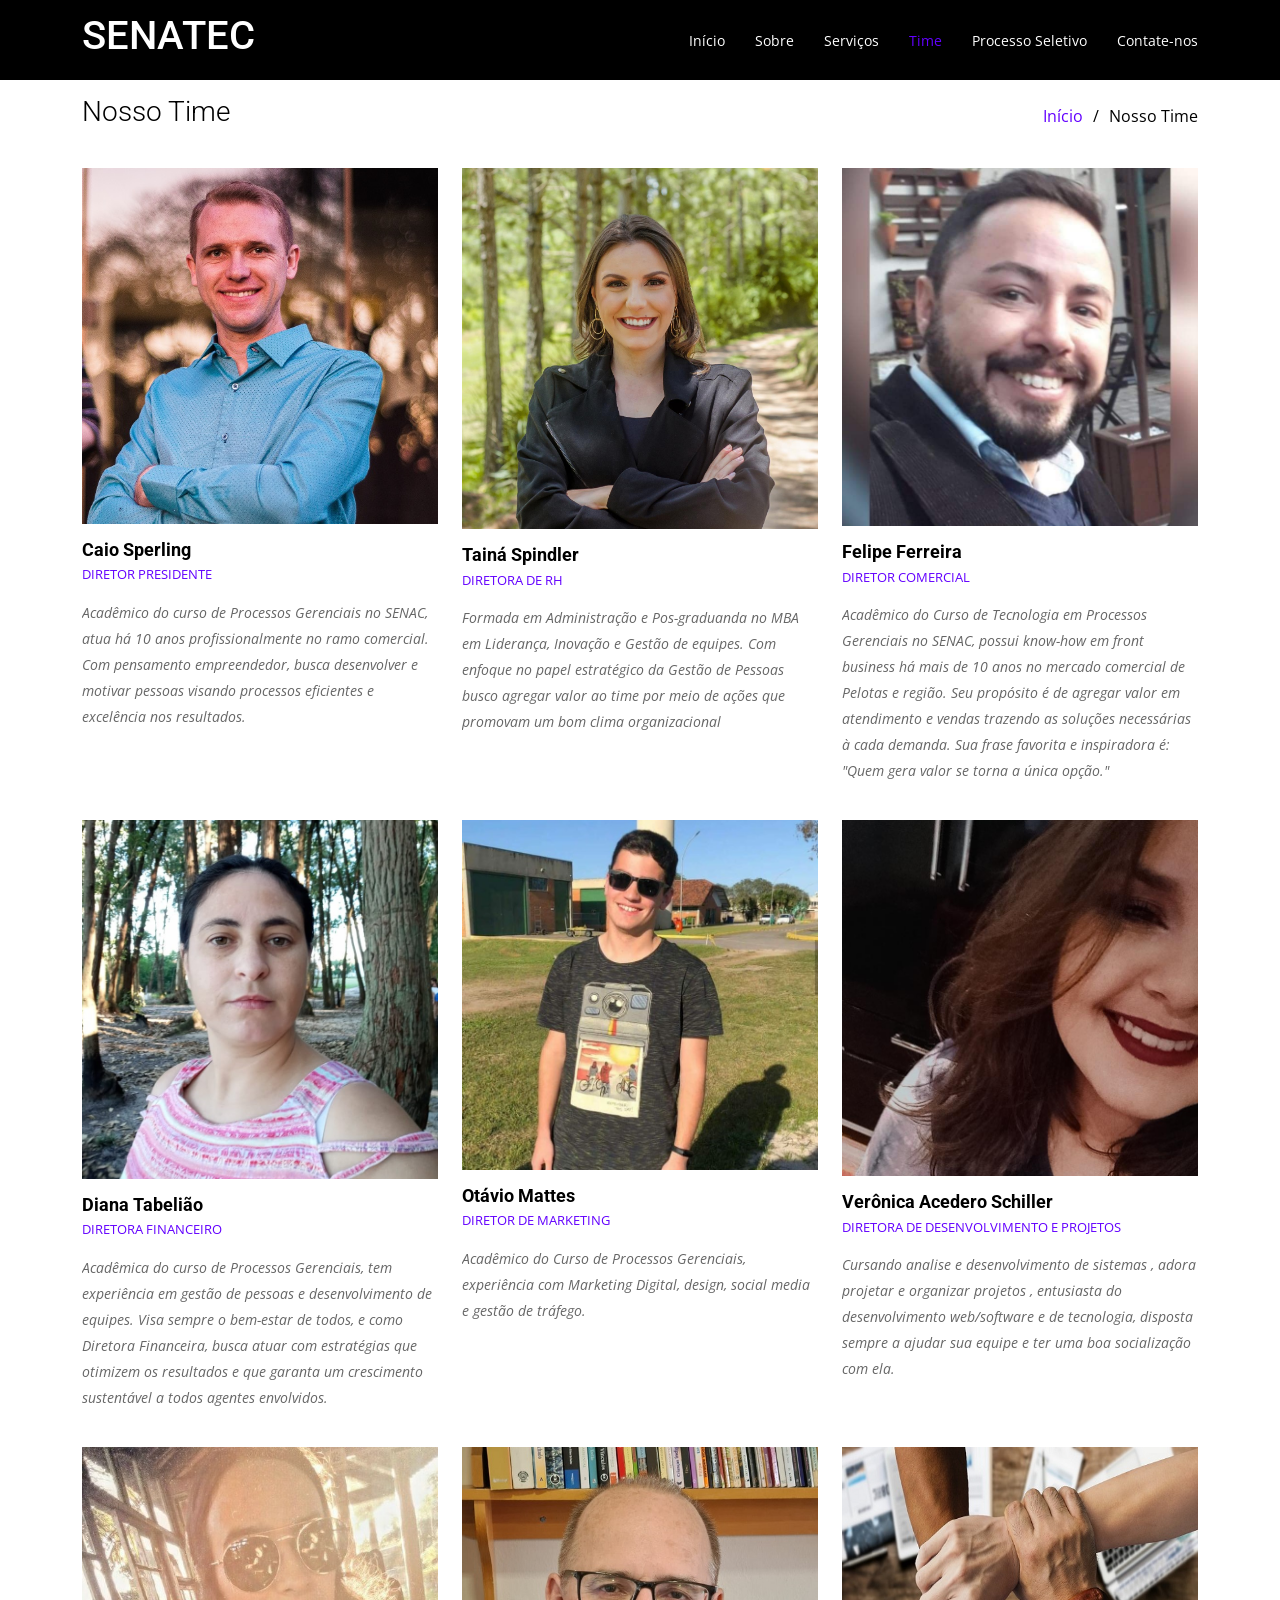
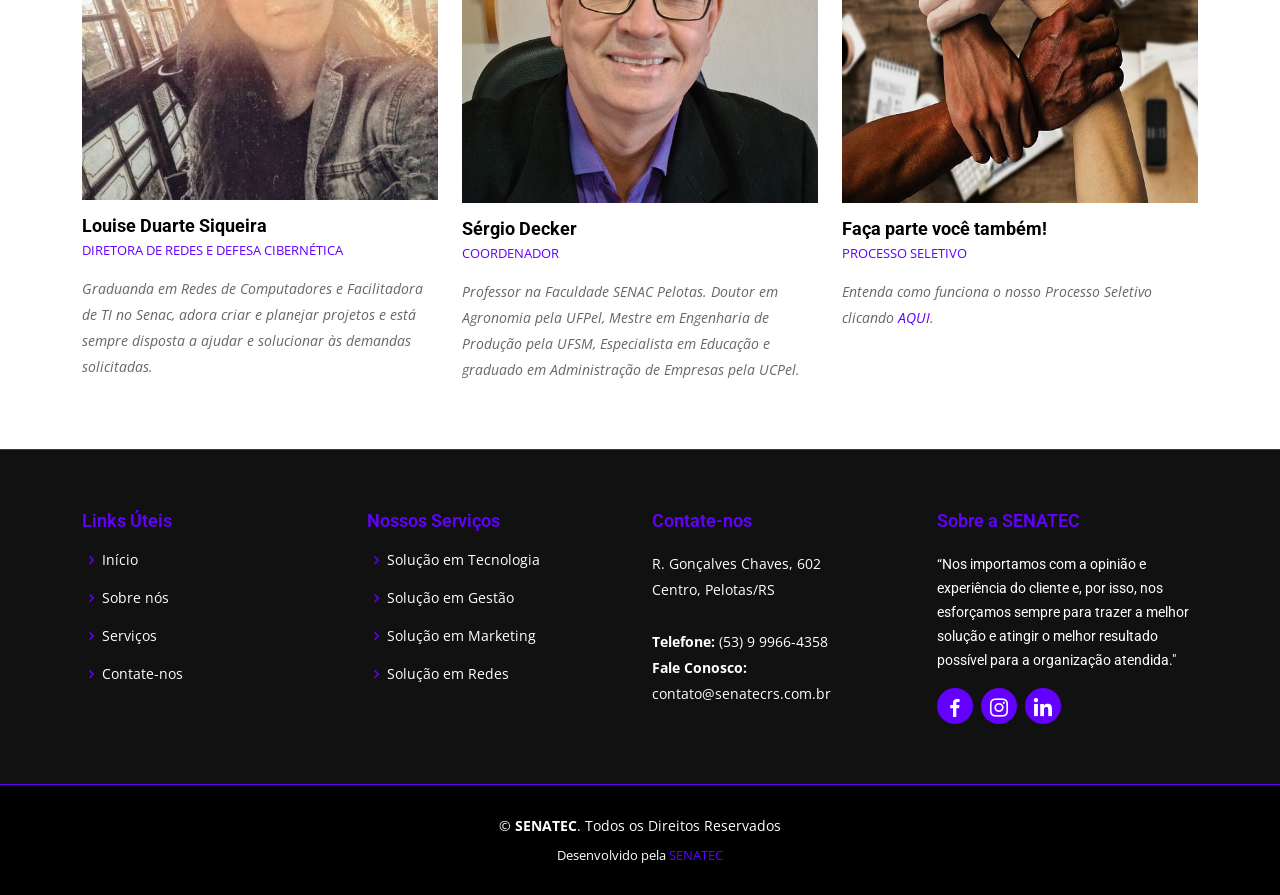
<file: nosso-time.html>
<!DOCTYPE html>
<html lang="en">

<head>
    <meta charset="utf-8" />
    <meta content="width=device-width, initial-scale=1.0" name="viewport" />

    <title>Time - SENATEC</title>
    <meta content="SENATEC - A Empresa Júnior do SENAC Pelotas" name="description" />
    <meta content="SENATEC Empresa Júnior SENAC Pelotas Time" name="keywords" />
    <meta name="google-site-verification" content="google-site-verification=vn94hxVzd6X4QQcZaRSoxYH2OeNYItFWeJ-VNYptRwM" />

    <!-- Favicons -->
    <link href="assets/img/logo.png" rel="icon" />
    <link href="assets/img/logo.png" rel="apple-touch-icon" />

    <!-- Google Fonts -->
    <link href="https://fonts.googleapis.com/css?family=Open+Sans:300,300i,400,400i,600,600i,700,700i|Roboto:300,300i,400,400i,500,500i,700,700i&display=swap" rel="stylesheet" />

    <!-- CSS Files -->
    <link href="assets/vendor/animate.css/animate.min.css" rel="stylesheet" />
    <link href="assets/vendor/aos/aos.css" rel="stylesheet" />
    <link href="assets/vendor/bootstrap/css/bootstrap.min.css" rel="stylesheet" />
    <link href="assets/vendor/bootstrap-icons/bootstrap-icons.css" rel="stylesheet" />
    <link href="assets/vendor/boxicons/css/boxicons.min.css" rel="stylesheet" />
    <link href="assets/vendor/glightbox/css/glightbox.min.css" rel="stylesheet" />
    <link href="assets/vendor/swiper/swiper-bundle.min.css" rel="stylesheet" />

    <!-- Template Main CSS File -->
    <link href="assets/css/style.css" rel="stylesheet" />
</head>

<body>
    <!-- ======= Header ======= -->
    <header id="header" class="fixed-top d-flex align-items-center">
        <div class="container d-flex justify-content-between align-items-center">
            <div>
                <h1 class="text-light">
                    <a href="index.html"><span class="text-white">SENATEC</span></a>
                </h1>
                <!-- Uncomment below if you prefer to use an image logo
                <a href="index.html"><img src="assets/img/logo.png" alt="SENATEC" class="logo" width="100"
                        height="60" /></a> -->
            </div>

            <nav id="navbar" class="navbar">
                <ul>
                    <li><a class="" href="index.html">Início</a></li>
                    <li><a href="sobre-nos.html">Sobre</a></li>
                    <li><a href="nossos-servicos.html">Serviços</a></li>
                    <!-- <li><a href="nosso-portfolio.html">Portfólio</a></li> -->
                    <li><a class="active" href="nosso-time.html">Time</a></li>
                    <li><a href="processo-seletivo.html">Processo Seletivo</a></li>
                    <li><a href="contate-nos.html">Contate-nos</a></li>
                    <!--<li><a  href="clientes.Parceiros.html">Clientes/Parcerias</a></li>-->
                </ul>
                <i class="bi bi-list mobile-nav-toggle"></i>
            </nav>
            <!-- .navbar -->
        </div>
    </header>
    <!-- End Header -->

    <main id="main">
        <!-- ======= Our Time Section ======= -->
        <section class="breadcrumbs">
            <div class="container">
                <div class="d-flex justify-content-between align-items-center">
                    <h2>Nosso Time</h2>
                    <ol>
                        <li><a href="index.html">Início</a></li>
                        <li>Nosso Time</li>
                    </ol>
                </div>
            </div>
        </section>
        <!-- End Our Time Section -->

        <!-- ======= Time Section ======= -->
        <section class="team pt-3" data-aos="fade-up" data-aos-easing="ease-in-out">
            <div class="container">
                <div class="row">
                    <div class="col-lg-4 col-md-6 d-flex align-items-stretch">
                        <div class="member">
                            <div class="member-img">
                                <img src="assets/img/team/caio.jpg" class="img-fluid" alt="Caio Sperling" />
                                <div class="social">
                                    <a href="https://www.linkedin.com/in/caio-sperling">Linked<i class="bi bi-linkedin" style="font-size: 1rem"></i></a>
                                </div>
                            </div>
                            <div class="member-info">
                                <h4>Caio Sperling</h4>
                                <span>Diretor Presidente</span>
                                <p>
                                    Acadêmico do curso de Processos Gerenciais no SENAC, atua há 10 anos
                                    profissionalmente no ramo
                                    comercial. Com pensamento empreendedor, busca desenvolver e motivar pessoas visando
                                    processos
                                    eficientes e excelência nos resultados.
                                </p>
                            </div>
                        </div>
                    </div>

                    <div class="col-lg-4 col-md-6 d-flex align-items-stretch">
                        <div class="member">
                            <div class="member-img">
                                <img src="assets/img/team/taina.jpeg" class="img-fluid" alt="Tainá Spindler" />
                                <div class="social">
                                    <a href="https://www.linkedin.com/in/tain%C3%A1-spindler-magnante-6a9162161">Linked<i class="bi bi-linkedin" style="font-size: 1rem"></i></a>
                                </div>
                            </div>
                            <div class="member-info">
                                <h4>Tainá Spindler</h4>
                                <span>Diretora de RH</span>
                                <p>
                                    Formada em Administração e Pos-graduanda no MBA em Liderança, Inovação e Gestão de equipes. Com enfoque no papel estratégico da Gestão de Pessoas busco agregar valor ao time por meio de ações que promovam um bom clima organizacional
                                </p>
                            </div>
                        </div>
                    </div>

                    <div class="col-lg-4 col-md-6 d-flex align-items-stretch">
                        <div class="member">
                            <div class="member-img">
                                <img src="assets/img/team/Felipe_Ferreira.jpeg" class="img-fluid" alt="Felipe Ferreira" />
                                <div class="social">
                                    <a href="https://www.linkedin.com/in/felipe-ferreira-5579838a">Linked<i class="bi bi-linkedin" style="font-size: 1rem"></i></a>
                                </div>
                            </div>
                            <div class="member-info">
                                <h4>Felipe Ferreira</h4>
                                <span>Diretor Comercial</span>
                                <p>
                                    Acadêmico do Curso de Tecnologia em Processos Gerenciais no SENAC, possui know-how em front business há mais de 10 anos no mercado comercial de Pelotas e região.
                                    Seu propósito é de agregar valor em atendimento e vendas trazendo as soluções necessárias à cada demanda.
                                    Sua frase favorita e inspiradora é: "Quem gera valor se torna a única opção."
                                </p>
                            </div>
                        </div>
                    </div>

                    <div class="col-lg-4 col-md-6 d-flex align-items-stretch">
                        <div class="member">
                            <div class="member-img">
                                <img src="assets/img/team/diana.jpeg" class="img-fluid" alt="Diana Tabelião" />
                                <div class="social">
                                    <a href="https://www.linkedin.com/in/diana-tabeli%C3%A3o-4368b21aa">Linked<i class="bi bi-linkedin" style="font-size: 1rem"></i></a>
                                </div>
                            </div>
                            <div class="member-info">
                                <h4>Diana Tabelião</h4>
                                <span>Diretora Financeiro</span>
                                <p>
                                    Acadêmica do curso de Processos Gerenciais, tem experiência em gestão de pessoas e desenvolvimento de equipes. Visa sempre o bem-estar de todos, e como Diretora Financeira, busca atuar com estratégias que otimizem os resultados e que garanta um crescimento sustentável a todos agentes envolvidos.
                                </p>
                            </div>
                        </div>
                    </div>

                    <div class="col-lg-4 col-md-6 d-flex align-items-stretch">
                        <div class="member">
                            <div class="member-img">
                                <img src="assets/img/team/otavio.jpeg" class="img-fluid" alt="Otávio Mattes" />
                                <div class="social">
                                    <a href="https://www.linkedin.com/in/otavio-mattes-21103b1a3">Linked<i class="bi bi-linkedin" style="font-size: 1rem "></i></a>
                                </div>
                            </div>
                            <div class="member-info">
                                <h4>Otávio Mattes</h4>
                                <span>Diretor de Marketing</span>
                                <p>
                                    Acadêmico do Curso de Processos Gerenciais, experiência com Marketing Digital, design, social media e gestão de tráfego.
                                </p>
                            </div>
                        </div>
                    </div>

                    <div class="col-lg-4 col-md-6 d-flex align-items-stretch">
                        <div class="member">
                            <div class="member-img">
                                <img src="assets/img/team/veronica.jpeg" class="img-fluid" alt="Verônica schiller" />
                                <div class="social">
                                    <a href="https://www.linkedin.com/in/veronica-schiller-07a869219/">Linked<i class="bi bi-linkedin" style="font-size: 1rem"></i></a>
                                </div>
                            </div>
                            <div class="member-info">
                                <h4>Verônica Acedero Schiller</h4>
                                <span>Diretora de Desenvolvimento e Projetos</span>
                                <p>
                                    Cursando analise e desenvolvimento de sistemas , adora projetar e organizar projetos , entusiasta do desenvolvimento web/software e  de tecnologia, disposta sempre a ajudar sua equipe e ter uma boa socialização com ela.
                                </p>
                            </div>
                        </div>
                    </div>

                    <div class="col-lg-4 col-md-6 d-flex align-items-stretch">
                        <div class="member">
                            <div class="member-img">
                                <img src="assets/img/team/loise.jpeg" class="img-fluid" alt="Louise Duarte Siqueira" />
                                <div class="social">
                                    <a href="https://www.linkedin.com/in/louise-siqueira">Linked<i class="bi bi-linkedin" style="font-size: 1rem"></i></a>
                                </div>
                            </div>
                            <div class="member-info">
                                <h4>Louise Duarte Siqueira</h4>
                                <span>Diretora de Redes e Defesa Cibernética</span>
                                <p>
                                    Graduanda em Redes de Computadores e Facilitadora de TI no Senac, adora criar e planejar projetos e está sempre disposta a ajudar e solucionar às demandas solicitadas.
                                </p>
                            </div>
                        </div>
                    </div>

                    <div class="col-lg-4 col-md-6 d-flex align-items-stretch">
                        <div class="member">
                            <div class="member-img">
                                <img src="assets/img/team/decker.jpeg" class="img-fluid" alt="Sérgio Decker" />
                                <div class="social">
                                    <a href="https://www.linkedin.com/in/s%C3%A9rgio-decker-442673125">Linked<i class="bi bi-linkedin" style="font-size: 1rem"></i></a>
                                </div>
                            </div>
                            <div class="member-info">
                                <h4>Sérgio Decker</h4>
                                <span>Coordenador</span>
                                <p>
                                    Professor na Faculdade SENAC Pelotas. Doutor em Agronomia pela UFPel, Mestre em Engenharia de Produção pela UFSM, Especialista em Educação e graduado em Administração de Empresas pela UCPel.
                                </p>
                            </div>
                        </div>
                    </div>

                    <div class="col-lg-4 col-md-6 d-flex align-items-stretch">
                        <div class="member">
                            <div class="member-img">
                                <img src="assets/img/team/team-all.jpg" class="img-fluid" alt="Processo Seletivo" />
                                <div class="social">
                                    <a href="processo-seletivo.html">Processo Seletivo</a>
                                </div>
                            </div>
                            <div class="member-info">
                                <h4>Faça parte você também!</h4>
                                <span>Processo Seletivo</span>
                                <p>
                                    Entenda como funciona o nosso Processo Seletivo clicando <a href="processo-seletivo.html">AQUI</a>.
                                </p>
                            </div>
                        </div>
                    </div>
                </div>
            </div>
        </section>
        <!-- End Time Section -->
    </main>
    <!-- End #main -->

    <!-- ======= Footer ======= -->
    <footer id="footer" data-aos="fade-up" data-aos-easing="ease-in-out" data-aos-duration="500">
        <div class="footer-top">
            <div class="container">
                <div class="row">
                    <div class="col-lg-3 col-md-6 footer-links">
                        <h4>Links Úteis</h4>
                        <ul>
                            <li><i class="bx bx-chevron-right"></i> <a href="index.html">Início</a></li>
                            <li><i class="bx bx-chevron-right"></i> <a href="sobre-nos.html">Sobre nós</a></li>
                            <li><i class="bx bx-chevron-right"></i> <a href="nossos-servicos.html">Serviços</a></li>
                            <!-- <li><i class="bx bx-chevron-right"></i> <a href="nosso-portfolio.html">Portfólio</a></li> -->
                            <li><i class="bx bx-chevron-right"></i> <a href="contate-nos.html">Contate-nos</a></li>
                        </ul>
                    </div>

                    <div class="col-lg-3 col-md-6 footer-links">
                        <h4>Nossos Serviços</h4>
                        <ul>
                            <li><i class="bx bx-chevron-right"></i> <a href="nossos-servicos.html">Solução em Tecnologia</a></li>
                            <li><i class="bx bx-chevron-right"></i> <a href="nossos-servicos.html">Solução em Gestão</a></li>
                            <li><i class="bx bx-chevron-right"></i> <a href="nossos-servicos.html">Solução em Marketing</a></li>
                            <li><i class="bx bx-chevron-right"></i> <a href="nossos-servicos.html">Solução em Redes</a></li>
                        </ul>
                    </div>

                    <div class="col-lg-3 col-md-6 footer-contact">
                        <h4>Contate-nos</h4>
                        <p>
                            R. Gonçalves Chaves, 602<br />Centro, Pelotas/RS <br /><br />
                            <strong>Telefone:</strong> (53) 9 9966-4358<br />
                            <strong>Fale Conosco:</strong> contato@senatecrs.com.br<br />
                        </p>
                    </div>

                    <div class="col-lg-3 col-md-6 footer-info">
                        <h3>Sobre a SENATEC</h3>
                        <p>
                            “Nos importamos com a opinião e experiência do cliente e, por isso, nos esforçamos sempre para trazer a melhor solução e atingir o melhor resultado possível para a organização atendida."
                        </p>
                        <div class="social-links mt-3">
                            <a href="https://www.facebook.com/senatecjr/" class="facebook"><i class="bx bxl-facebook" style="font-size: 1.5rem"></i></a>
                            <a href="https://www.instagram.com/senatec.jr/" class="https://www.instagram.com/senac_rs/"><i class="bx bxl-instagram" style="font-size: 1.5rem"></i></a>
                            <a href="https://www.linkedin.com/company/senatecrs" class="linkedin"><i class="bx bxl-linkedin" style="font-size: 1.5rem"></i></a>
                        </div>
                    </div>
                </div>
            </div>
        </div>

        <div class="container">
            <div class="copyright">
                &copy;<strong><span> SENATEC</span></strong>. Todos os Direitos Reservados
            </div>
            <div class="credits">Desenvolvido pela <a href="nosso-time.html">SENATEC</a></div>
        </div>
    </footer>
    <!-- End Footer -->

    <a href="#" class="back-to-top d-flex align-items-center justify-content-center"><i class="bi bi-arrow-up-short"></i></a>


    <script src="assets/vendor/aos/aos.js"></script>
    <script src="assets/vendor/bootstrap/js/bootstrap.bundle.min.js"></script>
    <script src="assets/vendor/glightbox/js/glightbox.min.js"></script>
    <script src="assets/vendor/isotope-layout/isotope.pkgd.min.js"></script>
    <script src="assets/vendor/purecounter/purecounter.js"></script>
    <script src="assets/vendor/swiper/swiper-bundle.min.js"></script>
    <script src="assets/vendor/waypoints/noframework.waypoints.js"></script>
    <script src="assets/js/main.js"></script>
    <script>
        history.replaceState('', '', './nosso-time');
    </script>
</body>

</html>
</file>
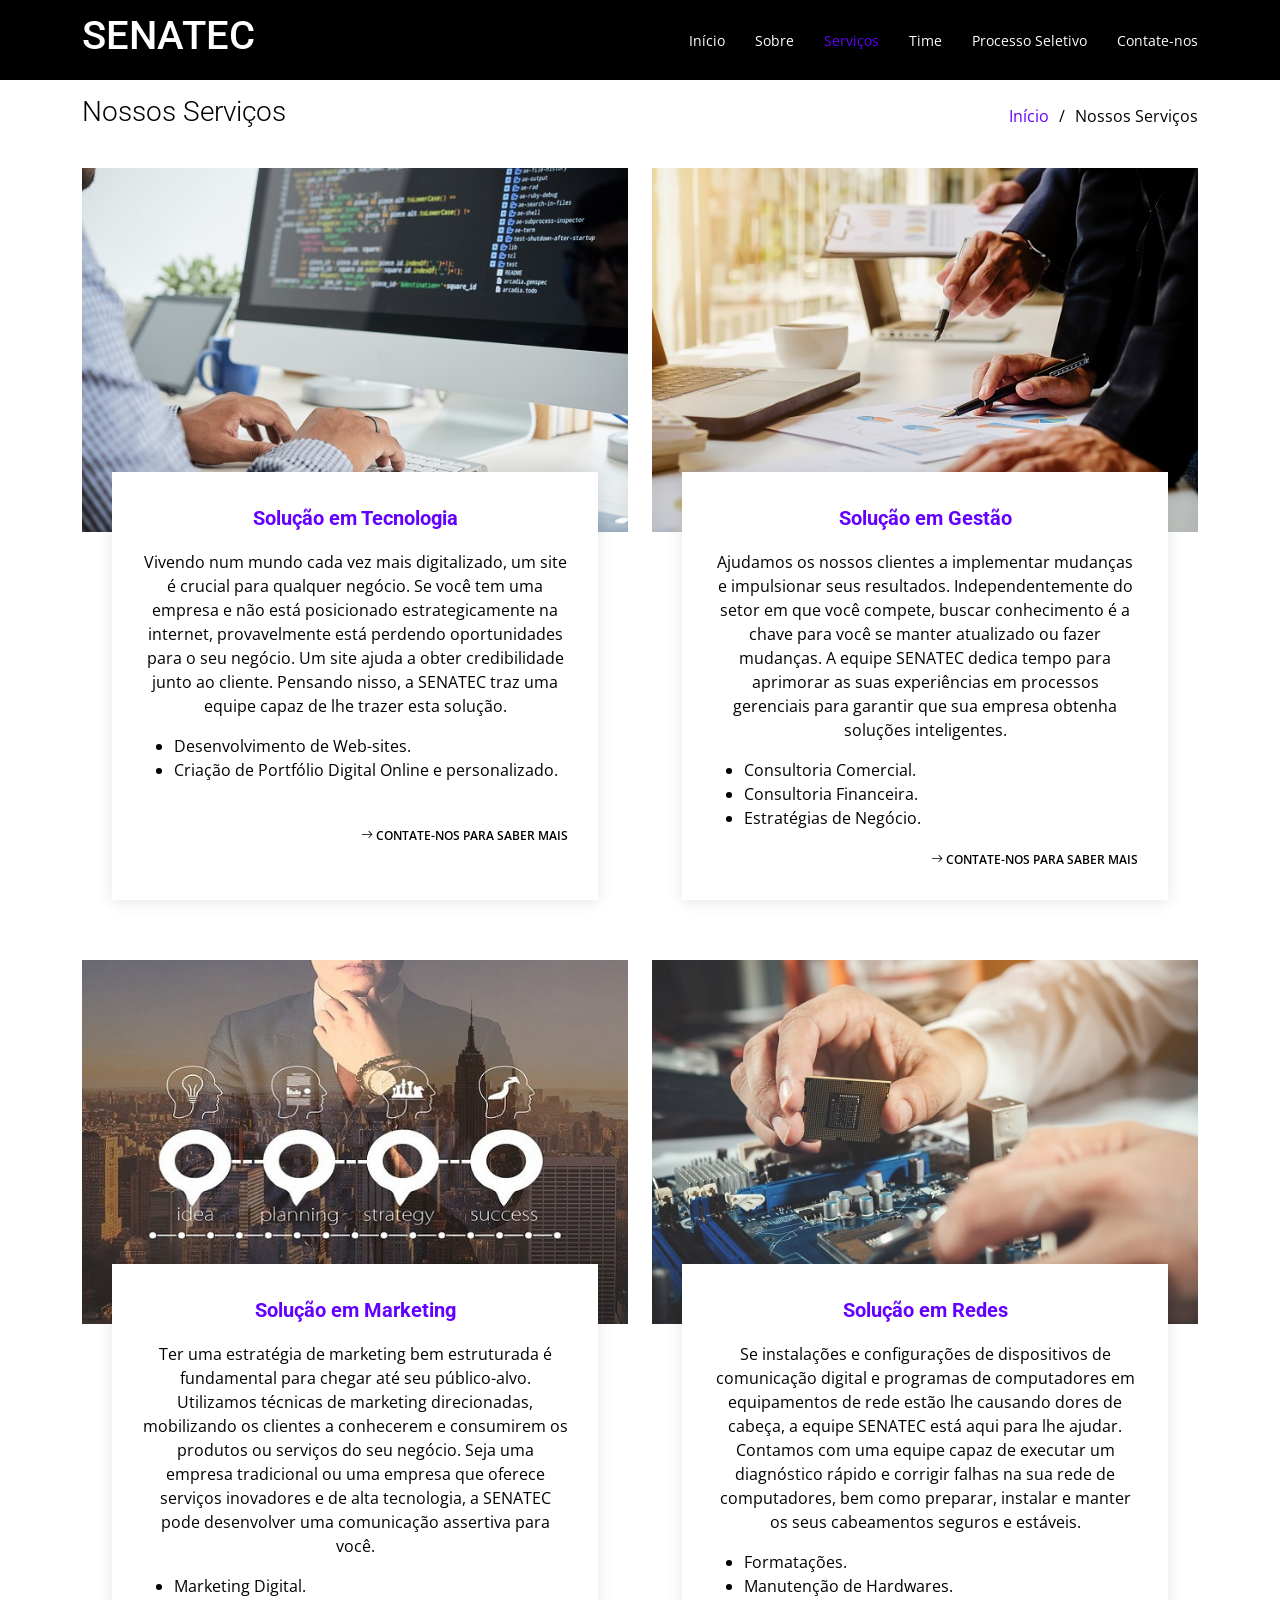
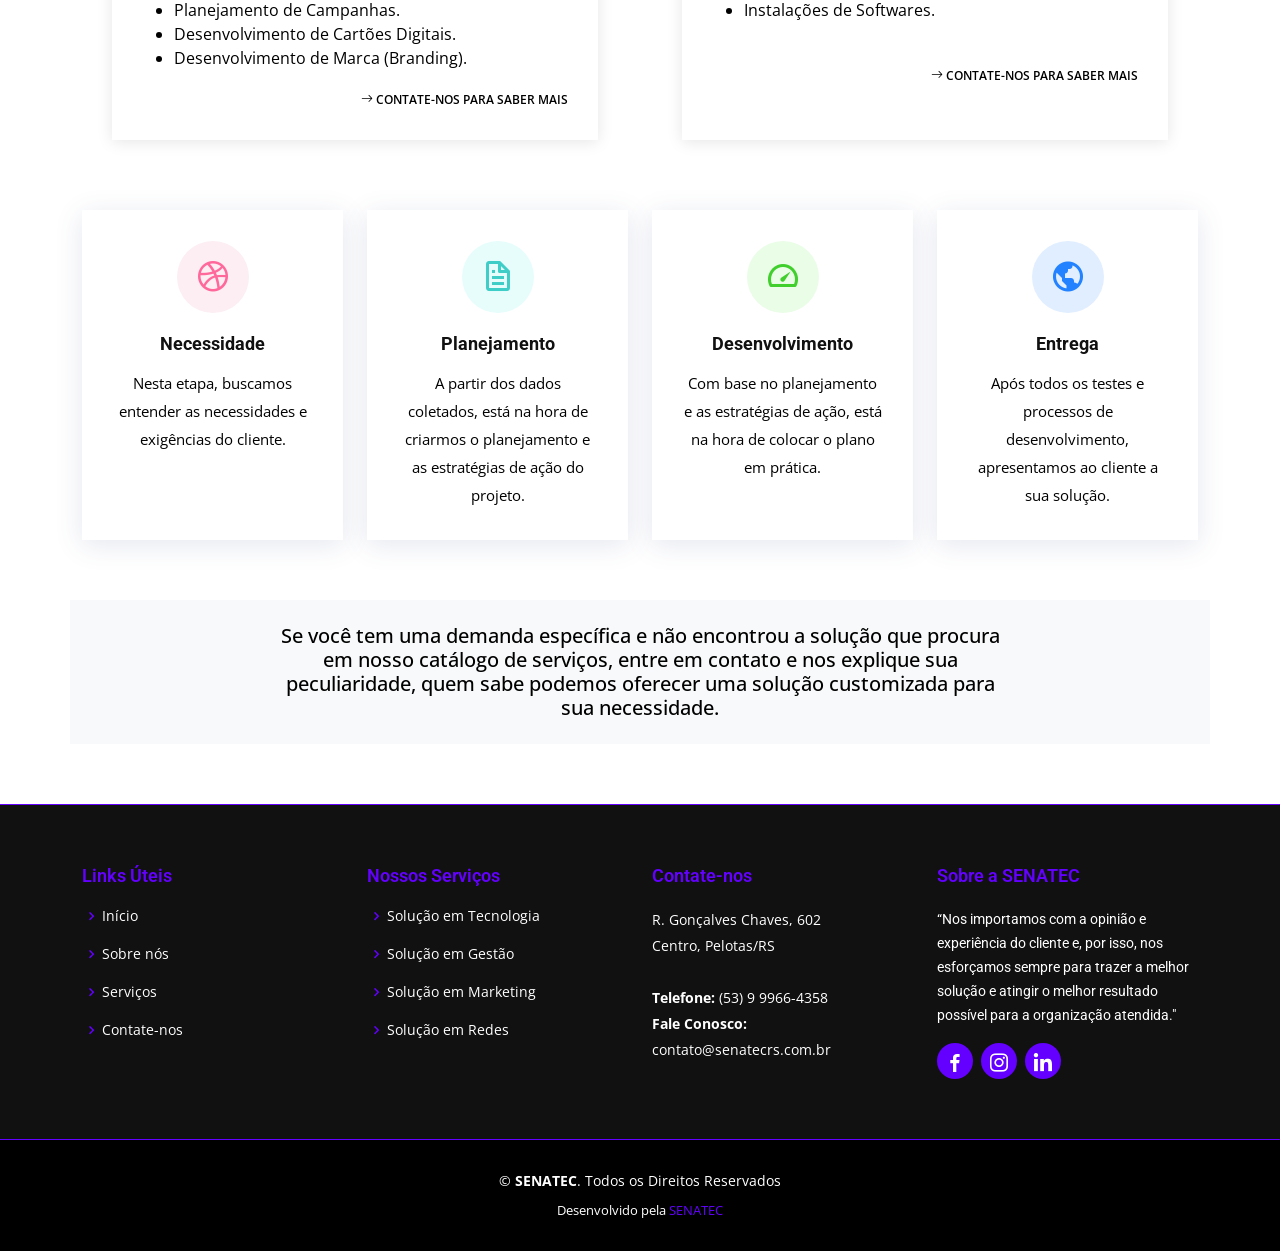
<file: nossos-servicos.html>
<!DOCTYPE html>
<html lang="en">

<head>
    <meta charset="utf-8" />
    <meta content="width=device-width, initial-scale=1.0" name="viewport" />

    <title>Serviços - SENATEC</title>
    <meta content="SENATEC - A Empresa Júnior do SENAC Pelotas" name="description" />
    <meta content="SENATEC Empresa Júnior SENAC Pelotas Serviços" name="keywords" />
    <meta name="google-site-verification" content="google-site-verification=vn94hxVzd6X4QQcZaRSoxYH2OeNYItFWeJ-VNYptRwM" />

    <!-- Favicons -->
    <link href="assets/img/logo.png" rel="icon" />
    <link href="assets/img/logo.png" rel="apple-touch-icon" />

    <!-- Google Fonts -->
    <link href="https://fonts.googleapis.com/css?family=Open+Sans:300,300i,400,400i,600,600i,700,700i|Roboto:300,300i,400,400i,500,500i,700,700i&display=swap" rel="stylesheet" />

    <!-- CSS Files -->
    <link href="assets/vendor/animate.css/animate.min.css" rel="stylesheet" />
    <link href="assets/vendor/aos/aos.css" rel="stylesheet" />
    <link href="assets/vendor/bootstrap/css/bootstrap.min.css" rel="stylesheet" />
    <link href="assets/vendor/bootstrap-icons/bootstrap-icons.css" rel="stylesheet" />
    <link href="assets/vendor/boxicons/css/boxicons.min.css" rel="stylesheet" />
    <link href="assets/vendor/glightbox/css/glightbox.min.css" rel="stylesheet" />
    <link href="assets/vendor/swiper/swiper-bundle.min.css" rel="stylesheet" />

    <!-- Template Main CSS File -->
    <link href="assets/css/style.css" rel="stylesheet" />
</head>

<body>
    <!-- ======= Header ======= -->
    <header id="header" class="fixed-top d-flex align-items-center">
        <div class="container d-flex justify-content-between align-items-center">
            <div>
                <h1 class="text-light">
                    <a href="index.html"><span class="text-white">SENATEC</span></a>
                </h1>
                <!-- Uncomment below if you prefer to use an image logo
                <a href="index.html"><img src="assets/img/logo.png" alt="SENATEC" class="logo" width="100"
                        height="60" /></a> -->
            </div>

            <nav id="navbar" class="navbar">
                <ul>
                    <li><a class="" href="index.html">Início</a></li>
                    <li><a href="sobre-nos.html">Sobre</a></li>
                    <li><a class="active" href="nossos-servicos.html">Serviços</a></li>
                    <!-- <li><a href="nosso-portfolio.html">Portfólio</a></li> -->
                    <li><a href="nosso-time.html">Time</a></li>
                    <li><a href="processo-seletivo.html">Processo Seletivo</a></li>
                    <li><a href="contate-nos.html">Contate-nos</a></li>
                    <!--<li><a  href="clientes.Parceiros.html">Clientes/Parcerias</a></li>-->
                </ul>
                <i class="bi bi-list mobile-nav-toggle"></i>
            </nav>
            <!-- .navbar -->
        </div>
    </header>
    <!-- End Header -->

    <main id="main">
        <!-- ======= Nossos Serviços Section ======= -->
        <section class="breadcrumbs">
            <div class="container">
                <div class="d-flex justify-content-between align-items-center">
                    <h2>Nossos Serviços</h2>
                    <ol>
                        <li><a href="index.html">Início</a></li>
                        <li>Nossos Serviços</li>
                    </ol>
                </div>
            </div>
        </section>
        <!-- End Nossos Serviços Section -->

        <!-- ======= Service Details Section ======= -->
        <section class="service-details pt-3">
            <div class="container">
                <div class="row">
                    <div class="col-md-6 d-flex align-items-stretch" data-aos="fade-up">
                        <div class="card">
                            <div class="card-img">
                                <img src="assets/img/ads.jpg" alt="Sistemas" />
                            </div>
                            <div class="card-body">
                                <h5 class="card-title"><a href="#">Solução em Tecnologia</a></h5>
                                <p class="card-text text-center">
                                    Vivendo num mundo cada vez mais digitalizado, um site é crucial para qualquer negócio. Se você tem uma empresa e não está posicionado estrategicamente na internet, provavelmente está perdendo oportunidades para o seu negócio. Um site ajuda a obter credibilidade junto ao cliente. Pensando nisso, a SENATEC traz uma equipe capaz de lhe trazer esta solução.
                                </p>
                                <ul>
                                    <li>Desenvolvimento de Web-sites.</li>
                                    <li>Criação de Portfólio Digital Online e personalizado.</li>
                                </ul>
                                <div class="read-more text-end pt-4">
                                    <a href="contate-nos.html"><i class="bi bi-arrow-right"></i> Contate-nos para saber mais</a>
                                </div>
                            </div>
                        </div>
                    </div>
                    <div class="col-md-6 d-flex align-items-stretch" data-aos="fade-up">
                        <div class="card">
                            <div class="card-img">
                                <img src="assets/img/processos.jpg" alt="Gestão" />
                            </div>
                            <div class="card-body">
                                <h5 class="card-title"><a href="#">Solução em Gestão</a></h5>
                                <p class="card-text text-center">
                                    Ajudamos os nossos clientes a implementar mudanças e impulsionar seus resultados. Independentemente do setor em que você compete, buscar conhecimento é a chave para você se manter atualizado ou fazer mudanças. A equipe SENATEC dedica tempo para aprimorar as suas experiências em processos gerenciais para garantir que sua empresa obtenha soluções inteligentes.
                                </p>
                                <ul>
                                    <li>Consultoria Comercial.</li>
                                    <li>Consultoria Financeira.</li>
                                    <li>Estratégias de Negócio.</li>
                                </ul>
                                <div class="read-more text-end">
                                    <a href="contate-nos.html"><i class="bi bi-arrow-right"></i> Contate-nos para saber mais</a>
                                </div>
                            </div>
                        </div>
                    </div>
                    <div class="col-md-6 d-flex align-items-stretch" data-aos="fade-up">
                        <div class="card">
                            <div class="card-img">
                                <img src="assets/img/marketing.jpg" alt="Marketing" />
                            </div>
                            <div class="card-body">
                                <h5 class="card-title"><a href="#">Solução em Marketing</a></h5>
                                <p class="card-text text-center">
                                    Ter uma estratégia de marketing bem estruturada é fundamental para chegar até seu público-alvo. Utilizamos técnicas de marketing direcionadas, mobilizando os clientes a conhecerem e consumirem os produtos ou serviços do seu negócio. Seja uma empresa tradicional ou uma empresa que oferece serviços inovadores e de alta tecnologia, a SENATEC pode desenvolver uma comunicação assertiva para você.
                                </p>
                                <ul>
                                    <li>Marketing Digital.</li>
                                    <li>Planejamento de Campanhas.</li>
                                    <li>Desenvolvimento de Cartões Digitais.</li>
                                    <li>Desenvolvimento de Marca (Branding).</li>
                                </ul>
                                <div class="read-more text-end">
                                    <a href="contate-nos.html"><i class="bi bi-arrow-right"></i> Contate-nos para saber mais</a>
                                </div>
                            </div>
                        </div>
                    </div>
                    <div class="col-md-6 d-flex align-items-stretch" data-aos="fade-up">
                        <div class="card">
                            <div class="card-img">
                                <img src="assets/img/redes.jpg" alt="Redes" />
                            </div>
                            <div class="card-body">
                                <h5 class="card-title"><a href="#">Solução em Redes</a></h5>
                                <p class="card-text text-center">
                                    Se instalações e configurações de dispositivos de comunicação digital e programas de computadores em equipamentos de rede estão lhe causando dores de cabeça, a equipe SENATEC está aqui para lhe ajudar. Contamos com uma equipe capaz de executar um diagnóstico rápido e corrigir falhas na sua rede de computadores, bem como preparar, instalar e manter os seus cabeamentos seguros e estáveis.
                                </p>
                                <ul>
                                    <li>Formatações.</li>
                                    <li>Manutenção de Hardwares.</li>
                                    <li>Instalações de Softwares.</li>
                                </ul>
                                <div class="read-more text-end pt-4">
                                    <a href="contate-nos.html"><i class="bi bi-arrow-right"></i> Contate-nos para saber mais</a>
                                </div>
                            </div>
                        </div>
                    </div>
                </div>
            </div>
        </section>
        <!-- End Service Details Section -->

        <!-- ======= Serviços Section ======= -->
        <section class="Serviços pt-0">
            <div class="container">
                <div class="row">
                    <div class="col-md-6 col-lg-3 d-flex align-items-stretch" data-aos="fade-up">
                        <div class="icon-box icon-box-pink">
                            <div class="icon"><i class="bx bxl-dribbble"></i></div>
                            <h4 class="title"><a>Necessidade</a></h4>
                            <p class="description">Nesta etapa, buscamos entender as necessidades e exigências do
                                cliente.</p>
                        </div>
                    </div>

                    <div class="col-md-6 col-lg-3 d-flex align-items-stretch" data-aos="fade-up" data-aos-delay="100">
                        <div class="icon-box icon-box-cyan">
                            <div class="icon"><i class="bx bx-file"></i></div>
                            <h4 class="title"><a>Planejamento</a></h4>
                            <p class="description">
                                A partir dos dados coletados, está na hora de criarmos o planejamento e as estratégias
                                de ação do
                                projeto.
                            </p>
                        </div>
                    </div>

                    <div class="col-md-6 col-lg-3 d-flex align-items-stretch" data-aos="fade-up" data-aos-delay="200">
                        <div class="icon-box icon-box-green">
                            <div class="icon"><i class="bx bx-tacInícioter"></i></div>
                            <h4 class="title"><a>Desenvolvimento</a></h4>
                            <p class="description">
                                Com base no planejamento e as estratégias de ação, está na hora de colocar o plano em
                                prática.
                            </p>
                        </div>
                    </div>

                    <div class="col-md-6 col-lg-3 d-flex align-items-stretch" data-aos="fade-up" data-aos-delay="200">
                        <div class="icon-box icon-box-blue">
                            <div class="icon"><i class="bx bx-world"></i></div>
                            <h4 class="title"><a>Entrega</a></h4>
                            <p class="description">
                                Após todos os testes e processos de desenvolvimento, apresentamos ao cliente a sua
                                solução.
                            </p>
                        </div>
                    </div>
                </div>
            </div>
        </section>
        <section class="container pt-0">
            <div class="row justify-content-center bg-light">
                <figure class="text-center col-md-8 pt-4">
                    <p class="h5">
                        Se você tem uma demanda específica e não encontrou a solução que procura em nosso catálogo
                        de serviços, entre em contato
                        e nos explique sua peculiaridade, quem sabe podemos oferecer uma solução customizada para
                        sua necessidade.
                    </p>
                </figure>
            </div>
        </section>
        <!-- End Serviços Section -->
    </main>
    <!-- End #main -->

    <!-- ======= Footer ======= -->
    <footer id="footer" data-aos="fade-up" data-aos-easing="ease-in-out" data-aos-duration="500">
        <div class="footer-top">
            <div class="container">
                <div class="row">
                    <div class="col-lg-3 col-md-6 footer-links">
                        <h4>Links Úteis</h4>
                        <ul>
                            <li><i class="bx bx-chevron-right"></i> <a href="index.html">Início</a></li>
                            <li><i class="bx bx-chevron-right"></i> <a href="sobre-nos.html">Sobre nós</a></li>
                            <li><i class="bx bx-chevron-right"></i> <a href="nossos-servicos.html">Serviços</a></li>
                            <!-- <li><i class="bx bx-chevron-right"></i> <a href="nosso-portfolio.html">Portfólio</a></li> -->
                            <li><i class="bx bx-chevron-right"></i> <a href="contate-nos.html">Contate-nos</a></li>
                        </ul>
                    </div>

                    <div class="col-lg-3 col-md-6 footer-links">
                        <h4>Nossos Serviços</h4>
                        <ul>
                            <li><i class="bx bx-chevron-right"></i> <a href="nossos-servicos.html">Solução em Tecnologia</a></li>
                            <li><i class="bx bx-chevron-right"></i> <a href="nossos-servicos.html">Solução em Gestão</a></li>
                            <li><i class="bx bx-chevron-right"></i> <a href="nossos-servicos.html">Solução em Marketing</a></li>
                            <li><i class="bx bx-chevron-right"></i> <a href="nossos-servicos.html">Solução em Redes</a></li>
                        </ul>
                    </div>

                    <div class="col-lg-3 col-md-6 footer-contact">
                        <h4>Contate-nos</h4>
                        <p>
                            R. Gonçalves Chaves, 602<br />Centro, Pelotas/RS <br /><br />
                            <strong>Telefone:</strong> (53) 9 9966-4358<br />
                            <strong>Fale Conosco:</strong> contato@senatecrs.com.br<br />
                        </p>
                    </div>

                    <div class="col-lg-3 col-md-6 footer-info">
                        <h3>Sobre a SENATEC</h3>
                        <p>
                            “Nos importamos com a opinião e experiência do cliente e, por isso, nos esforçamos sempre para trazer a melhor solução e atingir o melhor resultado possível para a organização atendida."
                        </p>
                        <div class="social-links mt-3">
                            <a href="https://www.facebook.com/senatecjr/" class="facebook"><i class="bx bxl-facebook" style="font-size: 1.5rem"></i></a>
                            <a href="https://www.instagram.com/senatec.jr/" class="https://www.instagram.com/senac_rs/"><i class="bx bxl-instagram" style="font-size: 1.5rem"></i></a>
                            <a href="https://www.linkedin.com/company/senatecrs" class="linkedin"><i class="bx bxl-linkedin" style="font-size: 1.5rem"></i></a>
                        </div>
                    </div>
                </div>
            </div>
        </div>

        <div class="container">
            <div class="copyright">
                &copy;<strong><span> SENATEC</span></strong>. Todos os Direitos Reservados
            </div>
            <div class="credits">Desenvolvido pela <a href="nosso-time.html">SENATEC</a></div>
        </div>
    </footer>
    <!-- End Footer -->

    <a href="#" class="back-to-top d-flex align-items-center justify-content-center"><i class="bi bi-arrow-up-short"></i></a>


    <script src="assets/vendor/aos/aos.js"></script>
    <script src="assets/vendor/bootstrap/js/bootstrap.bundle.min.js"></script>
    <script src="assets/vendor/glightbox/js/glightbox.min.js"></script>
    <script src="assets/vendor/isotope-layout/isotope.pkgd.min.js"></script>
    <script src="assets/vendor/purecounter/purecounter.js"></script>
    <script src="assets/vendor/swiper/swiper-bundle.min.js"></script>
    <script src="assets/vendor/waypoints/noframework.waypoints.js"></script>
    <script src="assets/js/main.js"></script>
    <script>
        history.replaceState('', '', './nossos-servicos');
    </script>
</body>

</html>
</file>
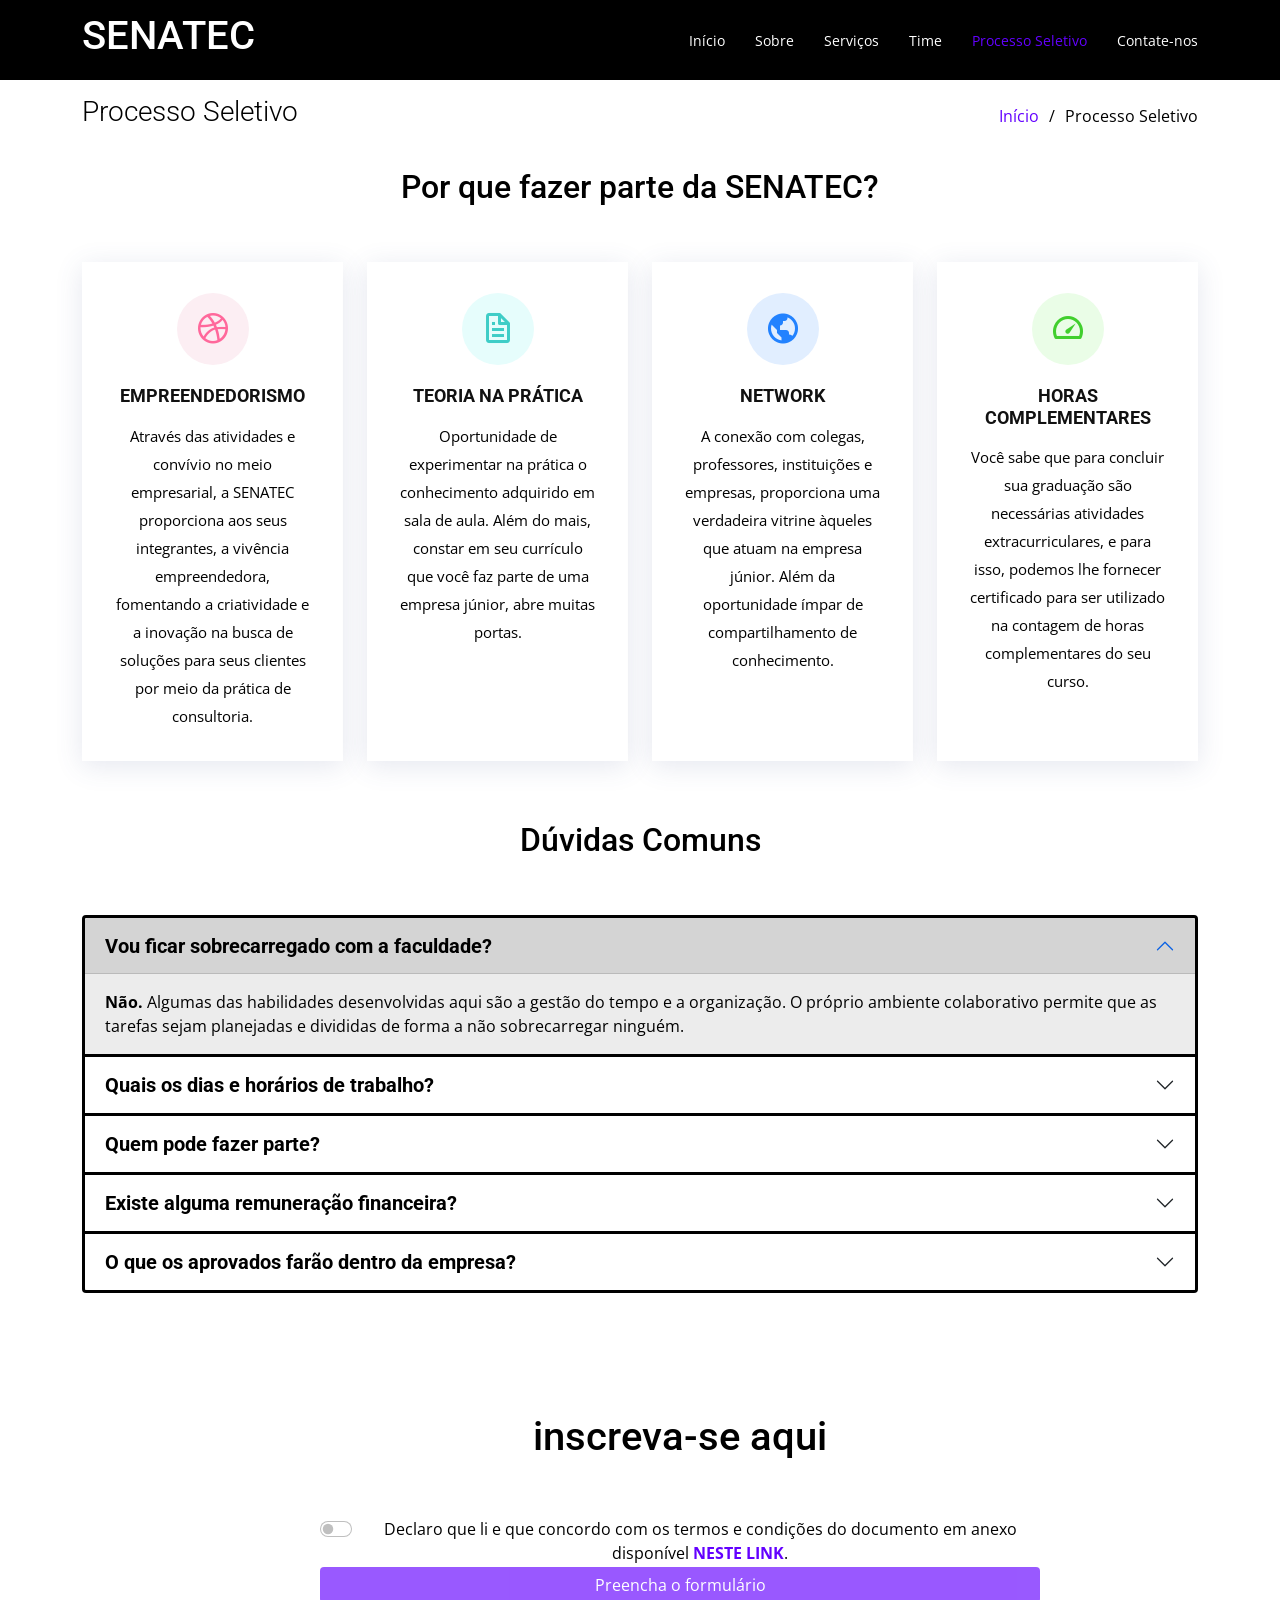
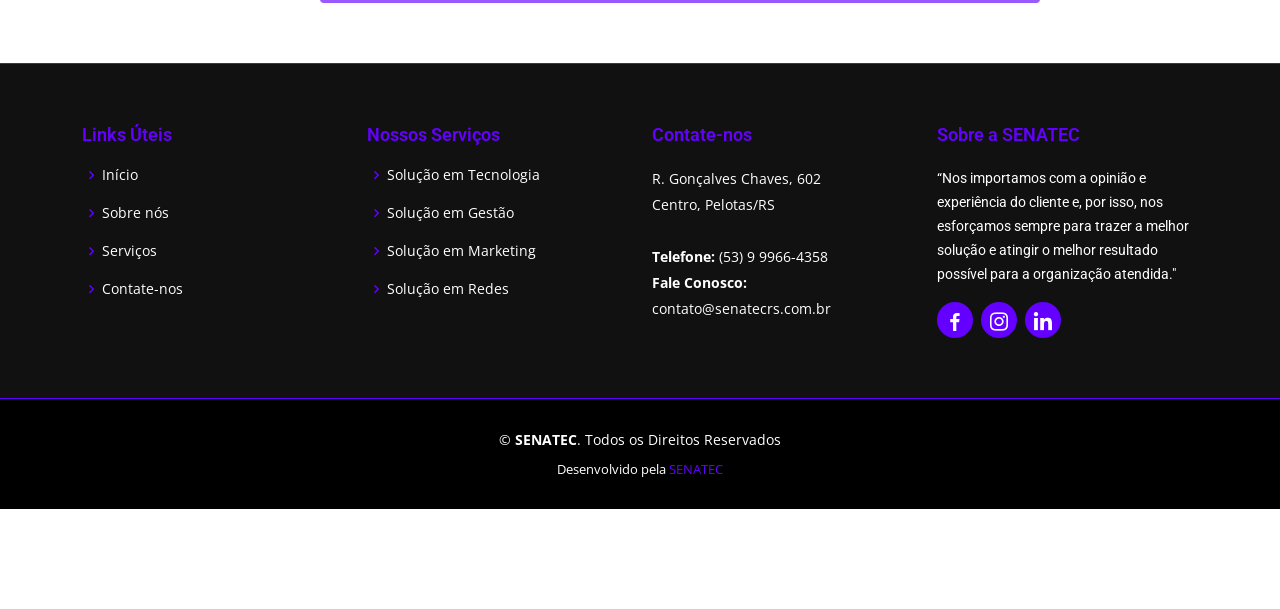
<file: processo-seletivo.html>
<!DOCTYPE html>
<html lang="en">

<head>
    <meta charset="utf-8" />
    <meta content="width=device-width, initial-scale=1.0" name="viewport" />

    <title>Processo Seletivo - SENATEC</title>
    <meta content="SENATEC - A Empresa Júnior do SENAC Pelotas" name="description" />
    <meta content="SENATEC Empresa Júnior SENAC Pelotas Processo Seletivo" name="keywords" />
    <meta name="google-site-verification" content="google-site-verification=vn94hxVzd6X4QQcZaRSoxYH2OeNYItFWeJ-VNYptRwM" />

    <!-- Favicons -->
    <link href="assets/img/logo.png" rel="icon" />
    <link href="assets/img/logo.png" rel="apple-touch-icon" />

    <!-- Google Fonts -->
    <link href="https://fonts.googleapis.com/css?family=Open+Sans:300,300i,400,400i,600,600i,700,700i|Roboto:300,300i,400,400i,500,500i,700,700i&display=swap" rel="stylesheet" />

    <!-- CSS Files -->
    <link href="assets/vendor/animate.css/animate.min.css" rel="stylesheet" />
    <link href="assets/vendor/aos/aos.css" rel="stylesheet" />
    <link href="assets/vendor/bootstrap/css/bootstrap.min.css" rel="stylesheet" />
    <link href="assets/vendor/bootstrap-icons/bootstrap-icons.css" rel="stylesheet" />
    <link href="assets/vendor/boxicons/css/boxicons.min.css" rel="stylesheet" />
    <link href="assets/vendor/glightbox/css/glightbox.min.css" rel="stylesheet" />
    <link href="assets/vendor/swiper/swiper-bundle.min.css" rel="stylesheet" />

    <!-- Template Main CSS File -->
    <link href="assets/css/style.css" rel="stylesheet" />
</head>

<body>
    <!-- ======= Header ======= -->
    <header id="header" class="fixed-top d-flex align-items-center">
        <div class="container d-flex justify-content-between align-items-center">
            <div>
                <h1 class="text-light">
                    <a href="index.html"><span class="text-white">SENATEC</span></a>
                </h1>
                <!-- Uncomment below if you prefer to use an image logo
                <a href="index.html"><img src="assets/img/logo.png" alt="SENATEC" class="logo" width="100"
                        height="60" /></a> -->
            </div>

            <nav id="navbar" class="navbar">
                <ul>
                    <li><a class="" href="index.html">Início</a></li>
                    <li><a href="sobre-nos.html">Sobre</a></li>
                    <li><a href="nossos-servicos.html">Serviços</a></li>
                    <!-- <li><a href="nosso-portfolio.html">Portfólio</a></li> -->
                    <li><a href="nosso-time.html">Time</a></li>
                    <li><a class="active" href="processo-seletivo.html">Processo Seletivo</a></li>
                    <li><a href="contate-nos.html">Contate-nos</a></li>
                    <!--<li><a  href="clientes.Parceiros.html">Clientes/Parcerias</a></li>-->
                </ul>
                <i class="bi bi-list mobile-nav-toggle"></i>
            </nav>
            <!-- .navbar -->
        </div>
    </header>
    <!-- End Header -->

    <main id="main">
        <!-- ======= Processo Seletivo Section ======= -->
        <section class="breadcrumbs">
            <div class="container">
                <div class="d-flex justify-content-between align-items-center">
                    <h2>Processo Seletivo</h2>
                    <ol>
                        <li><a href="index.html">Início</a></li>
                        <li>Processo Seletivo</li>
                    </ol>
                </div>
            </div>
        </section>
        <!-- End Processo Seletivo Section -->

        <!-- ======= Serviços Section ======= -->
        <section class="Serviços pt-0">
            <div class="container">
                <div class="row">
                    <div class="col-12 text-center mb-5 mt-3" data-aos="fade-up">
                        <h2>Por que fazer parte da SENATEC?</h1>
                    </div>
                    <div class="col-md-6 col-lg-3 d-flex align-items-stretch" data-aos="fade-up">
                        <div class="icon-box icon-box-pink">
                            <div class="icon"><i class="bx bxl-dribbble"></i></div>
                            <h4 class="title"><a>EMPREENDEDORISMO</a></h4>
                            <p class="description">
                                Através das atividades e convívio no meio empresarial, a SENATEC proporciona aos seus
                                integrantes, a vivência
                                empreendedora, fomentando a criatividade e a inovação na busca de soluções para seus
                                clientes por meio da prática de
                                consultoria.
                            </p>
                        </div>
                    </div>

                    <div class="col-md-6 col-lg-3 d-flex align-items-stretch" data-aos="fade-up" data-aos-delay="100">
                        <div class="icon-box icon-box-cyan">
                            <div class="icon"><i class="bx bx-file"></i></div>
                            <h4 class="title"><a>TEORIA NA PRÁTICA</a></h4>
                            <p class="description">
                                Oportunidade de experimentar na prática o conhecimento adquirido em sala de aula. Além
                                do mais, constar em seu currículo
                                que você faz parte de uma empresa júnior, abre muitas portas.
                            </p>
                        </div>
                    </div>

                    <div class="col-md-6 col-lg-3 d-flex align-items-stretch" data-aos="fade-up" data-aos-delay="200">
                        <div class="icon-box icon-box-blue">
                            <div class="icon"><i class="bx bx-world"></i></div>
                            <h4 class="title"><a>NETWORK</a></h4>
                            <p class="description">
                                A conexão com colegas, professores, instituições e empresas, proporciona uma verdadeira
                                vitrine àqueles que atuam na
                                empresa júnior. Além da oportunidade ímpar de compartilhamento de conhecimento.
                            </p>
                        </div>
                    </div>

                    <div class="col-md-6 col-lg-3 d-flex align-items-stretch" data-aos="fade-up" data-aos-delay="200">
                        <div class="icon-box icon-box-green">
                            <div class="icon"><i class="bx bx-tacInícioter"></i></div>
                            <h4 class="title"><a>HORAS COMPLEMENTARES</a></h4>
                            <p class="description">
                                Você sabe que para concluir sua graduação são necessárias atividades extracurriculares,
                                e para isso, podemos lhe
                                fornecer certificado para ser utilizado na contagem de horas complementares do seu
                                curso.
                            </p>
                        </div>
                    </div>
                </div>
            </div>
        </section>
        <!-- End Serviços Section -->

        <section id="duvidas" class="pt-0 mt-0">
            <div class="container">
                <div class="row">
                    <div class="col-12 text-center mb-5">
                        <h2>Dúvidas Comuns</h1>
                    </div>
                    <div class="col-12">
                        <div class="accordion" id="accordionExample">
                            <div class="accordion-item">
                                <h2 class="accordion-header" id="headingOne">
                                    <button class="accordion-button fs-5" type="button" data-bs-toggle="collapse" data-bs-target="#collapseOne" aria-expanded="true" aria-controls="collapseOne">
                                        <b>Vou ficar sobrecarregado com a faculdade?</b>
                                    </button>
                                </h2>
                                <div id="collapseOne" class="accordion-collapse collapse show" aria-labelledby="headingOne" data-bs-parent="#accordionExample">
                                    <div class="accordion-body">
                                        <b>Não.</b> Algumas das habilidades desenvolvidas aqui são a gestão do
                                        tempo e a organização. O próprio ambiente colaborativo
                                        permite que as tarefas sejam planejadas e divididas de forma a não sobrecarregar
                                        ninguém.
                                    </div>
                                </div>
                            </div>
                            <div class="accordion-item">
                                <h2 class="accordion-header" id="headingTwo">
                                    <button class="accordion-button collapsed fs-5" type="button" data-bs-toggle="collapse" data-bs-target="#collapseTwo" aria-expanded="false" aria-controls="collapseTwo">
                                        <b>Quais os dias e horários de trabalho?</b>
                                    </button>
                                </h2>
                                <div id="collapseTwo" class="accordion-collapse collapse" aria-labelledby="headingTwo" data-bs-parent="#accordionExample">
                                    <div class="accordion-body">
                                        <b>Não temos um horário fixo.</b> Tudo irá de acordo
                                        com o projeto que será desenvolvido, tornando os horários bastante
                                        flexíveis. Mas não esqueça, há uma grande responsabilidade de entregar os
                                        serviços dentro do prazo para os clientes, bem
                                        como eventualmente participar de reuniões para alinhamento de processos.
                                    </div>
                                </div>
                            </div>
                            <div class="accordion-item">
                                <h2 class="accordion-header" id="headingThree">
                                    <button class="accordion-button collapsed fs-5" type="button" data-bs-toggle="collapse" data-bs-target="#collapseThree" aria-expanded="false" aria-controls="collapseThree">
                                        <b>Quem pode fazer parte?</b>
                                    </button>
                                </h2>
                                <div id="collapseThree" class="accordion-collapse collapse" aria-labelledby="headingThree" data-bs-parent="#accordionExample">
                                    <div class="accordion-body">
                                        <b>Todos os alunos dos cursos de graduação e/ou pós graduação da Faculdade SENAC
                                            Pelotas.</b> É somente
                                        necessário estar regularmente matriculado com o curso em andamento.
                                    </div>
                                </div>
                            </div>
                            <div class="accordion-item">
                                <h2 class="accordion-header" id="headingFour">
                                    <button class="accordion-button collapsed fs-5" type="button" data-bs-toggle="collapse" data-bs-target="#collapseFour" aria-expanded="false" aria-controls="collapseFour">
                                        <b>Existe alguma remuneração financeira?</b>
                                    </button>
                                </h2>
                                <div id="collapseFour" class="accordion-collapse collapse" aria-labelledby="headingFour" data-bs-parent="#accordionExample">
                                    <div class="accordion-body">
                                        <b>Eventualmente, sim: na forma de bolsa.</b> Entretanto, os principais benefícios que a SENATEC oferece são
                                        a oportunidade de
                                        aprendizado, network e visibilidade no mercado. Em
                                        última instância entra a questão financeira. Os projetos maiores que oferecerem
                                        um maior faturamento à Empresa Júnior podem ser
                                        convertidos em bolsa aos alunos que executarem o respectivo projeto. Considerar
                                        também que a SENATEC precisa absorver no
                                        mínimo 30 % do valor do projeto para custear suas operações, podendo o saldo
                                        então ser utilizado para repasse aos
                                        colegas executores. Não recebemos salário, já que essa prática é irregular de
                                        acordo com a lei que rege as empresas
                                        juniores.
                                    </div>
                                </div>
                            </div>
                            <div class="accordion-item">
                                <h2 class="accordion-header" id="headingFive">
                                    <button class="accordion-button collapsed fs-5" type="button" data-bs-toggle="collapse" data-bs-target="#collapseFive" aria-expanded="false" aria-controls="collapseFive">
                                        <b>O que os aprovados farão dentro da empresa?</b>
                                    </button>
                                </h2>
                                <div id="collapseFive" class="accordion-collapse collapse" aria-labelledby="headingFive" data-bs-parent="#accordionExample">
                                    <div class="accordion-body">
                                        AA empresa júnior tem a natureza jurídica caracterizada como Associação sem fins lucrativos, portanto os aprovados serão associados da SENATEC. Dessa forma, poderão participar ativamente dos
                                        processos da empresa ou ficar em <em>standby</em>
                                        aguardando as demandas que surgirem de acordo com as expertises dos associados,
                                        e a partir de então serem acionados para
                                        executarem o projeto. Além disso, são responsáveis por manter uma boa
                                        comunicação com a diretoria, demais associados e
                                        clientes.
                                    </div>
                                </div>
                            </div>
                        </div>
                    </div>
                </div>
            </div>
        </section>
        
        <section class="inscricao" class="pt-0 mt-0">

            <div class="d-grid gap-2 col-6 mx-auto">
                <h1 class="col-12 text-center mb-5">inscreva-se aqui</h1>
                <div class="form-group d-grid mx-auto ">
                    <div class="form-check form-switch text-center">
                        <input class="form-check-input align-content-center" name="Concordo" type="checkbox" id="termo"
                            required>
                        <label class="form-check-label " for="concordo">Declaro que li e que concordo com os termos e
                            condições do documento em anexo disponível <a
                                href="assets/docs/CONDIÇÕES ASSOCIADOS SENATEC.pdf" target="_blank"
                                id="login"><strong>NESTE LINK</strong></a>.</label>
                    </div>
               
                <form action="https://docs.google.com/forms/d/e/1FAIpQLSc5doFNv9GpDTfWq_PVFQymcV_uJLGN2EzYPshLPAeu__BwNA/viewform?usp=sf_link" method="get">
                    <button type="submit" id="btnVerifica" class="btn d-grid gap-2 col-6 mx-auto" disabled>Preencha o formulário</button>
                </form>
            
        </section>

      

    <!-- ======= Footer ======= -->
    <footer id="footer" data-aos="fade-up" data-aos-easing="ease-in-out" data-aos-duration="500">
        <div class="footer-top">
            <div class="container">
                <div class="row">
                    <div class="col-lg-3 col-md-6 footer-links">
                        <h4>Links Úteis</h4>
                        <ul>
                            <li><i class="bx bx-chevron-right"></i> <a href="index.html">Início</a></li>
                            <li><i class="bx bx-chevron-right"></i> <a href="sobre-nos.html">Sobre nós</a></li>
                            <li><i class="bx bx-chevron-right"></i> <a href="nossos-servicos.html">Serviços</a></li>
                            <!-- <li><i class="bx bx-chevron-right"></i> <a href="nosso-portfolio.html">Portfólio</a></li> -->
                            <li><i class="bx bx-chevron-right"></i> <a href="contate-nos.html">Contate-nos</a></li>
                        </ul>
                    </div>

                    <div class="col-lg-3 col-md-6 footer-links">
                        <h4>Nossos Serviços</h4>
                        <ul>
                            <li><i class="bx bx-chevron-right"></i> <a href="nossos-servicos.html">Solução em Tecnologia</a></li>
                            <li><i class="bx bx-chevron-right"></i> <a href="nossos-servicos.html">Solução em Gestão</a></li>
                            <li><i class="bx bx-chevron-right"></i> <a href="nossos-servicos.html">Solução em Marketing</a></li>
                            <li><i class="bx bx-chevron-right"></i> <a href="nossos-servicos.html">Solução em Redes</a></li>
                        </ul>
                    </div>

                    <div class="col-lg-3 col-md-6 footer-contact">
                        <h4>Contate-nos</h4>
                        <p>
                            R. Gonçalves Chaves, 602<br />Centro, Pelotas/RS <br /><br />
                            <strong>Telefone:</strong> (53) 9 9966-4358<br />
                            <strong>Fale Conosco:</strong> contato@senatecrs.com.br<br />
                        </p>
                    </div>

                    <div class="col-lg-3 col-md-6 footer-info">
                        <h3>Sobre a SENATEC</h3>
                        <p>
                            “Nos importamos com a opinião e experiência do cliente e, por isso, nos esforçamos sempre para trazer a melhor solução e atingir o melhor resultado possível para a organização atendida."
                        </p>
                        <div class="social-links mt-3">
                            <a href="https://www.facebook.com/senatecjr/" class="facebook"><i class="bx bxl-facebook" style="font-size: 1.5rem"></i></a>
                            <a href="https://www.instagram.com/senatec.jr/" class="https://www.instagram.com/senac_rs/"><i class="bx bxl-instagram" style="font-size: 1.5rem"></i></a>
                            <a href="https://www.linkedin.com/company/senatecrs" class="linkedin"><i class="bx bxl-linkedin" style="font-size: 1.5rem"></i></a>
                        </div>
                    </div>
                </div>
            </div>
        </div>

        <div class="container">
            <div class="copyright">
                &copy;<strong><span> SENATEC</span></strong>. Todos os Direitos Reservados
            </div>
            <div class="credits">Desenvolvido pela <a href="nosso-time.html">SENATEC</a></div>
        </div>
    </footer>
    <!-- End Footer -->

    <a href="#" class="back-to-top d-flex align-items-center justify-content-center"><i class="bi bi-arrow-up-short"></i></a>


    <script src="assets/vendor/aos/aos.js"></script>
    <script src="assets/vendor/bootstrap/js/bootstrap.bundle.min.js"></script>
    <script src="assets/vendor/glightbox/js/glightbox.min.js"></script>
    <script src="assets/vendor/isotope-layout/isotope.pkgd.min.js"></script>
    <script src="assets/vendor/purecounter/purecounter.js"></script>
    <script src="assets/vendor/swiper/swiper-bundle.min.js"></script>
    <script src="assets/vendor/waypoints/noframework.waypoints.js"></script>
    <script src="assets/js/main.js"></script>
    <script>
        history.replaceState('', '', './processo-seletivo');
    </script>
</body>

</html>
</file>
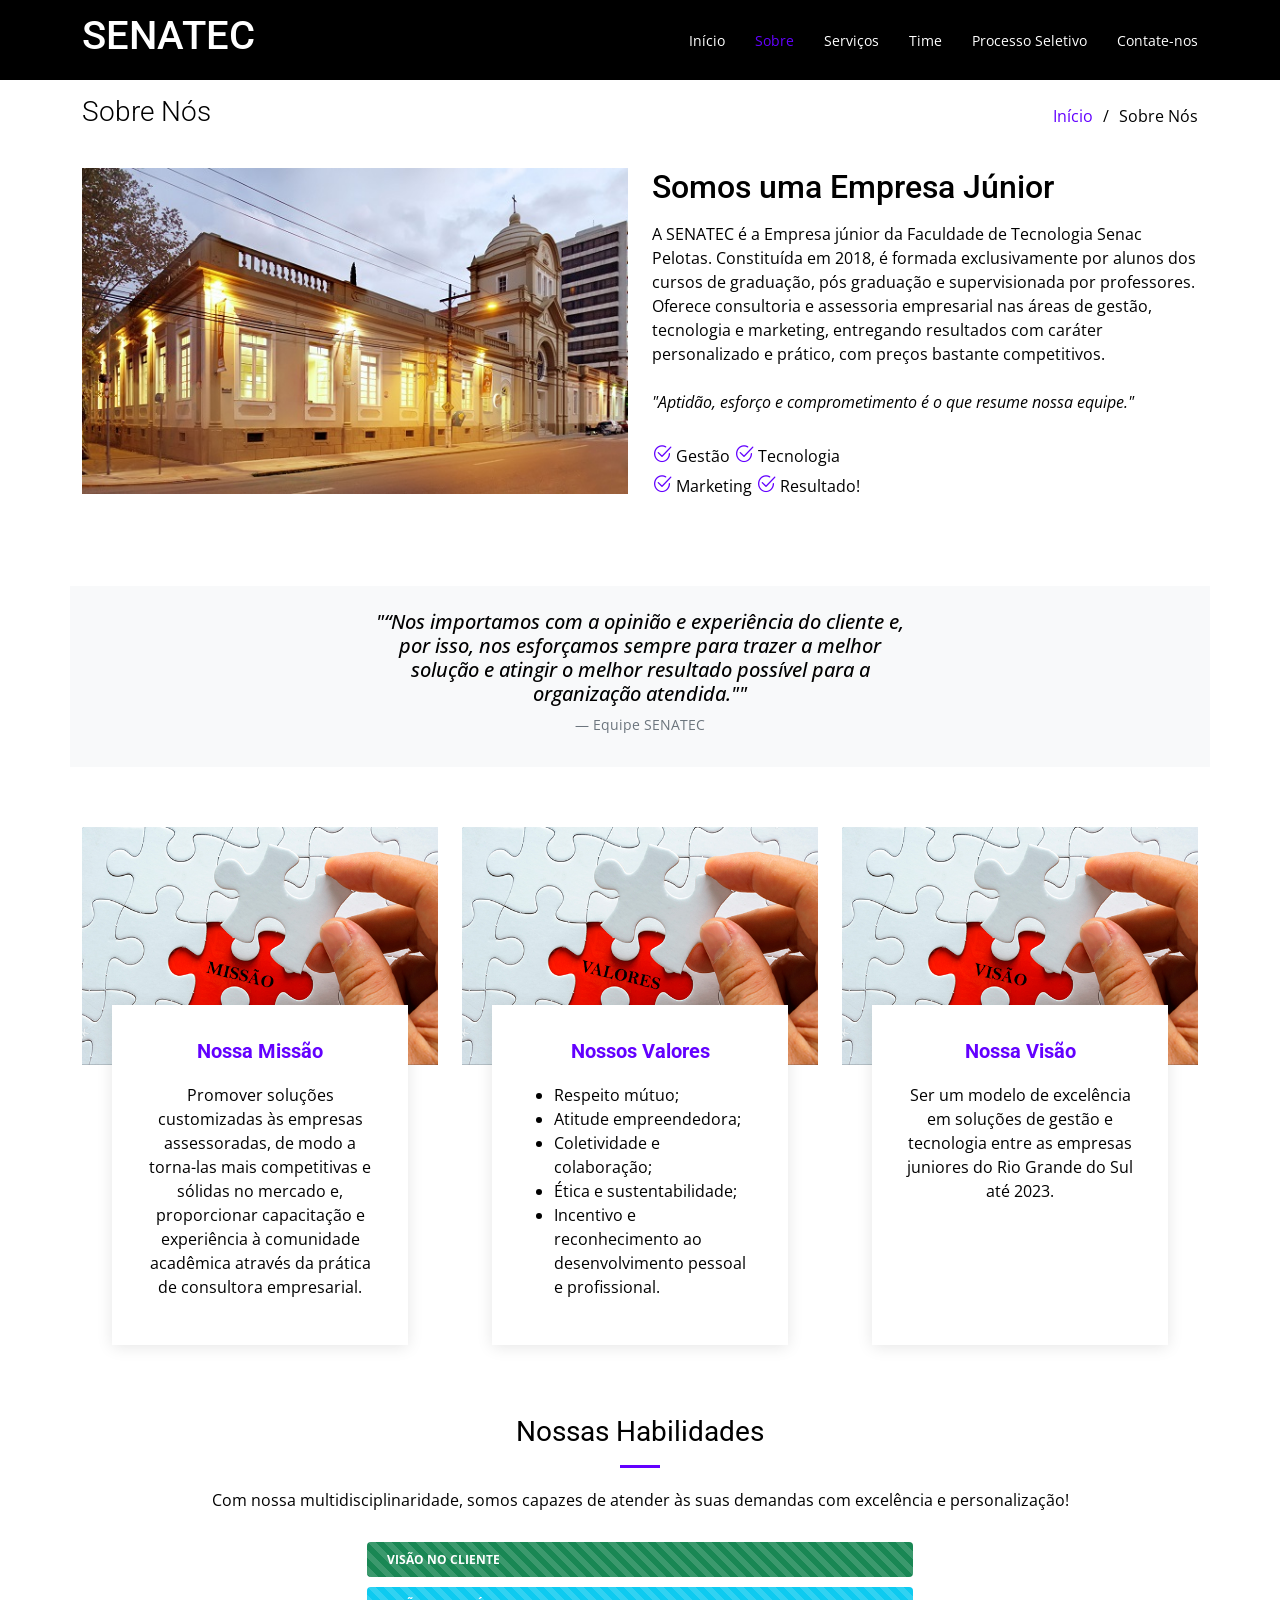
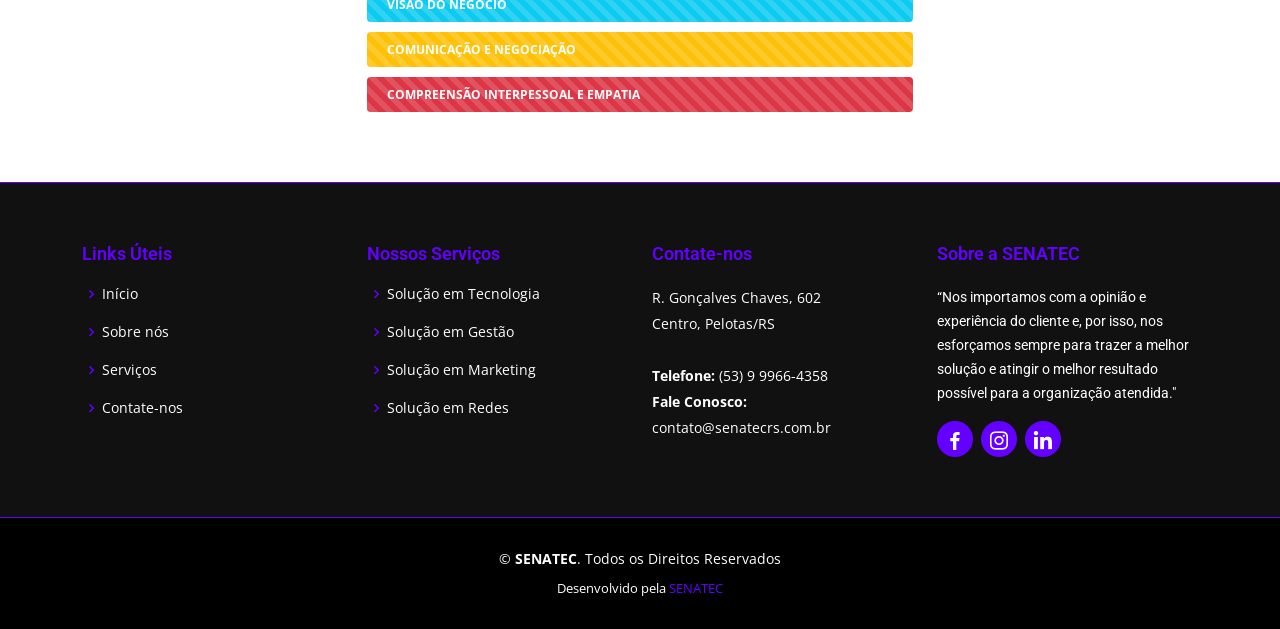
<file: sobre-nos.html>
<!DOCTYPE html>
<html lang="en">

<head>
    <meta charset="utf-8" />
    <meta content="width=device-width, initial-scale=1.0" name="viewport" />

    <title>Sobre - SENATEC </title>
    <meta content="SENATEC - A Empresa Júnior do SENAC Pelotas" name="description" />
    <meta content="SENATEC Empresa Júnior SENAC Pelotas Sobre Nós" name="keywords" />
    <meta name="google-site-verification" content="google-site-verification=vn94hxVzd6X4QQcZaRSoxYH2OeNYItFWeJ-VNYptRwM" />

    <!-- Favicons -->
    <link href="assets/img/logo.png" rel="icon" />
    <link href="assets/img/logo.png" rel="apple-touch-icon" />

    <!-- Google Fonts -->
    <link href="https://fonts.googleapis.com/css?family=Open+Sans:300,300i,400,400i,600,600i,700,700i|Roboto:300,300i,400,400i,500,500i,700,700i&display=swap" rel="stylesheet" />

    <!-- CSS Files -->
    <link href="assets/vendor/animate.css/animate.min.css" rel="stylesheet" />
    <link href="assets/vendor/aos/aos.css" rel="stylesheet" />
    <link href="assets/vendor/bootstrap/css/bootstrap.min.css" rel="stylesheet" />
    <link href="assets/vendor/bootstrap-icons/bootstrap-icons.css" rel="stylesheet" />
    <link href="assets/vendor/boxicons/css/boxicons.min.css" rel="stylesheet" />
    <link href="assets/vendor/glightbox/css/glightbox.min.css" rel="stylesheet" />
    <link href="assets/vendor/swiper/swiper-bundle.min.css" rel="stylesheet" />

    <!-- Template Main CSS File -->
    <link href="assets/css/style.css" rel="stylesheet" />
</head>

<body>
    <!-- ======= Header ======= -->
    <header id="header" class="fixed-top d-flex align-items-center">
        <div class="container d-flex justify-content-between align-items-center">
            <div>
                <h1 class="text-light">
                    <a href="index.html"><span class="text-white">SENATEC</span></a>
                </h1>
                <!-- Uncomment below if you prefer to use an image logo
                <a href="index.html"><img src="assets/img/logo.png" alt="SENATEC" class="logo" width="100"
                        height="60" /></a> -->
            </div>

            <nav id="navbar" class="navbar">
                <ul>
                    <li><a class="" href="index.html">Início</a></li>
                    <li><a class="active" href="sobre-nos.html">Sobre</a></li>
                    <li><a href="nossos-servicos.html">Serviços</a></li>
                    <!-- <li><a href="nosso-portfolio.html">Portfólio</a></li> -->
                    <li><a href="nosso-time.html">Time</a></li>
                    <li><a href="processo-seletivo.html">Processo Seletivo</a></li>
                    <li><a href="contate-nos.html">Contate-nos</a></li>
                    <!--<li><a  href="clientes.Parceiros.html">Clientes/Parcerias</a></li>-->
                </ul>
                <i class="bi bi-list mobile-nav-toggle"></i>
            </nav>
            <!-- .navbar -->
        </div>
    </header>
    <!-- End Header -->

    <main id="main">
        <!-- ======= Sobre Nós Section ======= -->
        <section class="breadcrumbs">
            <div class="container">
                <div class="d-flex justify-content-between align-items-center">
                    <h2>Sobre Nós</h2>
                    <ol>
                        <li><a href="index.html">Início</a></li>
                        <li>Sobre Nós</li>
                    </ol>
                </div>
            </div>
        </section>
        <!-- End Sobre Nós Section -->

        <!-- ======= Sobre Section ======= -->
        <section class="Sobre pt-3" data-aos="fade-up">
            <div class="container">
                <div class="row">
                    <div class="col-lg-6">
                        <img src="assets/img/59853.jpg" class="img-fluid" alt="" />
                    </div>
                    <div class="col-lg-6 pt-4 pt-lg-0">
                        <h2>Somos uma Empresa Júnior</h2>
                        <p class="py-2">
                            A SENATEC é a Empresa júnior da Faculdade de Tecnologia Senac Pelotas. Constituída em 2018, é formada exclusivamente por alunos dos cursos de graduação, pós graduação e supervisionada por professores. Oferece consultoria e assessoria empresarial nas áreas de gestão, tecnologia e marketing, entregando resultados com caráter personalizado e prático, com preços bastante competitivos.
                        </p>
                        <p class="fst-italic">"Aptidão, esforço e comprometimento é o que resume nossa equipe."
                        </p>
                        <p>
                            <i class="bi bi-check2-circle"></i>Gestão
                            <i class="bi bi-check2-circle"></i>Tecnologia<br>
                            <i class="bi bi-check2-circle"></i>Marketing
                            <i class="bi bi-check2-circle"></i>Resultado!
                        </p>
                    </div>
                </div>
            </div>
        </section>
        <section class="container pt-0">
            <div class="row justify-content-center bg-light">
                <figure class="text-center col-md-6 pt-4">
                    <blockquote class="blockquote">
                        <p class="h5 fst-italic">
                            "“Nos importamos com a opinião e experiência do cliente e, por isso, nos esforçamos sempre para trazer a melhor solução e atingir o melhor resultado possível para a organização atendida.""
                        </p>
                    </blockquote>
                    <figcaption class="blockquote-footer pt-2">Equipe SENATEC</figcaption>
                </figure>
            </div>
        </section>
        <!-- End Sobre Section -->

        <section class="service-details pt-0">
            <div class="container">
                <div class="row">
                    <div class="col-md-4 d-flex align-items-stretch" data-aos="fade-up">
                        <div class="card">
                            <div class="card-img">
                                <img src="assets/img/missao.jpg" alt="Missão" />
                            </div>
                            <div class="card-body">
                                <h5 class="card-title"><a>Nossa Missão</a></h5>
                                <p class="card-text text-center">
                                    Promover soluções customizadas às empresas assessoradas, de modo a torna-las mais competitivas e sólidas no mercado e, proporcionar capacitação e experiência à comunidade acadêmica através da prática de consultora empresarial.
                                </p>
                            </div>
                        </div>
                    </div>
                    <div class="col-md-4 d-flex align-items-stretch" data-aos="fade-up">
                        <div class="card">
                            <div class="card-img">
                                <img src="assets/img/valores.jpg" alt="Valores" />
                            </div>
                            <div class="card-body">
                                <h5 class="card-title"><a>Nossos Valores</a></h5>
                                <p class="card-text text-center">
                                <ul>
                                    <li>Respeito mútuo;</li>
                                    <li>Atitude empreendedora;</li>
                                    <li>Coletividade e colaboração;</li>
                                    <li>Ética e sustentabilidade;</li>
                                    <li>Incentivo e reconhecimento ao desenvolvimento pessoal e profissional.</li>
                                </ul>
                                </p>
                            </div>
                        </div>
                    </div>
                    <div class="col-md-4 d-flex align-items-stretch" data-aos="fade-up">
                        <div class="card">
                            <div class="card-img">
                                <img src="assets/img/visao.jpg" alt="Visão" />
                            </div>
                            <div class="card-body">
                                <h5 class="card-title"><a>Nossa Visão</a></h5>
                                <p class="card-text text-center">
                                    Ser um modelo de excelência em soluções de gestão e tecnologia entre as empresas juniores do Rio Grande do Sul até 2023.
                                </p>
                            </div>
                        </div>
                    </div>
                </div>
            </div>
        </section>
        <!-- End Service Details Section -->

        <section class="skills pt-0" data-aos="fade-up">
            <div class="container">
                <div class="section-title">
                    <h2>Nossas Habilidades</h2>
                    <p>Com nossa multidisciplinaridade, somos capazes de atender às suas demandas com excelência e personalização!</p>
                </div>
                <div class="row justify-content-center">
                    <div class="skills-content col-6">
                        <div class="progress">
                            <div class="progress-bar progress-bar-striped progress-bar-animated bg-success" role="progressbar" aria-valuenow="100" aria-valuemin="0" aria-valuemax="100">
                                <span class="skill fw-bold">Visão no cliente</span>
                            </div>
                        </div>

                        <div class="progress">
                            <div class="progress-bar progress-bar-striped progress-bar-animated bg-info" role="progressbar" aria-valuenow="100" aria-valuemin="0" aria-valuemax="100">
                                <span class="skill fw-bold">Visão do negócio</span>
                            </div>
                        </div>

                        <div class="progress">
                            <div class="progress-bar progress-bar-striped progress-bar-animated bg-warning" role="progressbar" aria-valuenow="100" aria-valuemin="0" aria-valuemax="100">
                                <span class="skill fw-bold">Comunicação e negociação</span>
                            </div>
                        </div>
                        <div class="progress">
                            <div class="progress-bar progress-bar-striped progress-bar-animated bg-danger" role="progressbar" aria-valuenow="100" aria-valuemin="0" aria-valuemax="100">
                                <span class="skill fw-bold">Compreensão interpessoal e empatia</span>
                            </div>
                        </div>
                    </div>
                </div>
            </div>
        </section>
    </main>
    <!-- End #main -->

    <!-- ======= Footer ======= -->
    <footer id="footer" data-aos="fade-up" data-aos-easing="ease-in-out" data-aos-duration="500">
        <div class="footer-top">
            <div class="container">
                <div class="row">
                    <div class="col-lg-3 col-md-6 footer-links">
                        <h4>Links Úteis</h4>
                        <ul>
                            <li><i class="bx bx-chevron-right"></i> <a href="index.html">Início</a></li>
                            <li><i class="bx bx-chevron-right"></i> <a href="sobre-nos.html">Sobre nós</a></li>
                            <li><i class="bx bx-chevron-right"></i> <a href="nossos-servicos.html">Serviços</a></li>
                            <!-- <li><i class="bx bx-chevron-right"></i> <a href="nosso-portfolio.html">Portfólio</a></li> -->
                            <li><i class="bx bx-chevron-right"></i> <a href="contate-nos.html">Contate-nos</a></li>
                        </ul>
                    </div>

                    <div class="col-lg-3 col-md-6 footer-links">
                        <h4>Nossos Serviços</h4>
                        <ul>
                            <li><i class="bx bx-chevron-right"></i> <a href="nossos-servicos.html">Solução em Tecnologia</a></li>
                            <li><i class="bx bx-chevron-right"></i> <a href="nossos-servicos.html">Solução em Gestão</a></li>
                            <li><i class="bx bx-chevron-right"></i> <a href="nossos-servicos.html">Solução em Marketing</a></li>
                            <li><i class="bx bx-chevron-right"></i> <a href="nossos-servicos.html">Solução em Redes</a></li>
                        </ul>
                    </div>

                    <div class="col-lg-3 col-md-6 footer-contact">
                        <h4>Contate-nos</h4>
                        <p>
                            R. Gonçalves Chaves, 602<br />Centro, Pelotas/RS <br /><br />
                            <strong>Telefone:</strong> (53) 9 9966-4358<br />
                            <strong>Fale Conosco:</strong> contato@senatecrs.com.br<br />
                        </p>
                    </div>

                    <div class="col-lg-3 col-md-6 footer-info">
                        <h3>Sobre a SENATEC</h3>
                        <p>
                            “Nos importamos com a opinião e experiência do cliente e, por isso, nos esforçamos sempre para trazer a melhor solução e atingir o melhor resultado possível para a organização atendida."
                        </p>
                        <div class="social-links mt-3">
                            <a href="https://www.facebook.com/senatecjr/" class="facebook"><i class="bx bxl-facebook" style="font-size: 1.5rem"></i></a>
                            <a href="https://www.instagram.com/senatec.jr/" class="https://www.instagram.com/senac_rs/"><i class="bx bxl-instagram" style="font-size: 1.5rem"></i></a>
                            <a href="https://www.linkedin.com/company/senatecrs" class="linkedin"><i class="bx bxl-linkedin" style="font-size: 1.5rem"></i></a>
                        </div>
                    </div>
                </div>
            </div>
        </div>

        <div class="container">
            <div class="copyright">
                &copy;<strong><span> SENATEC</span></strong>. Todos os Direitos Reservados
            </div>
            <div class="credits">Desenvolvido pela <a href="nosso-time.html">SENATEC</a></div>
        </div>
    </footer>
    <!-- End Footer -->

    <a href="#" class="back-to-top d-flex align-items-center justify-content-center"><i class="bi bi-arrow-up-short"></i></a>


    <script src="assets/vendor/aos/aos.js"></script>
    <script src="assets/vendor/bootstrap/js/bootstrap.bundle.min.js"></script>
    <script src="assets/vendor/glightbox/js/glightbox.min.js"></script>
    <script src="assets/vendor/isotope-layout/isotope.pkgd.min.js"></script>
    <script src="assets/vendor/purecounter/purecounter.js"></script>
    <script src="assets/vendor/swiper/swiper-bundle.min.js"></script>
    <script src="assets/vendor/waypoints/noframework.waypoints.js"></script>
    <script src="assets/js/main.js"></script>
    <script>
        history.replaceState('', '', './sobre-nos');
    </script>
</body>

</html>
</file>
<file: assets/css/style.css>
/*--------------------------------------------------------------
# General
--------------------------------------------------------------*/
body {
    font-family: "Open Sans", sans-serif;
    background-color: #fff;
    color: black;
}

a {
    color: #6300ff;
    text-decoration: none;
}

a:hover {
    color: #6300ff;
    text-decoration: none;
}

h1,
h2,
h3,
h4,
h5,
h6,
.font-primary {
    font-family: "Roboto", sans-serif;
}

/*--------------------------------------------------------------
# Back to top button
--------------------------------------------------------------*/
.back-to-top {
    position: fixed;
    visibility: hidden;
    opacity: 0;
    right: 15px;
    bottom: 15px;
    z-index: 99999;
    background: #6300ff;
    width: 40px;
    height: 40px;
    border-radius: 4px;
    transition: all 0.4s;
}

.back-to-top i {
    font-size: 24px;
    color: #fff;
    line-height: 0;
}

.back-to-top:hover {
    background: #6300ff;
    color: #fff;
}

.back-to-top.active {
    visibility: visible;
    opacity: 1;
}

/*--------------------------------------------------------------
# Header
--------------------------------------------------------------*/
#header {
    height: 80px;
    transition: all 0.5s;
    z-index: 997;
    transition: all 0.5s;
    background: #000;
}

#header.header-transparent {
    background: none;
}

#header.header-scrolled {
    background: rgba(0, 0, 0, 0.8);
    height: 60px;
}

#header .logo h1 {
    font-size: 28px;
    margin: 0;
    padding: 4px 0;
    line-height: 1;
    font-weight: 400;
    letter-spacing: 3px;
    text-transform: uppercase;
}

#header .logo h1 a,
#header .logo h1 a:hover {
    color: #fff;
    text-decoration: none;
}

#header .logo img {
    padding: 0;
    margin: 0;
    max-height: 40px;
}

#main {
    margin-top: 80px;
}

/*--------------------------------------------------------------
# Navigation Menu
--------------------------------------------------------------*/
/**
* Desktop Navigation 
*/
.navbar {
    padding: 0;
}

.navbar ul {
    margin: 0;
    padding: 0;
    display: flex;
    list-style: none;
    align-items: center;
}

.navbar li {
    position: relative;
}

.navbar a,
.navbar a:focus {
    display: flex;
    align-items: center;
    justify-content: space-between;
    padding: 10px 0 10px 30px;
    font-family: "Open Sans", sans-serif;
    font-size: 14px;
    color: #fff;
    white-space: nowrap;
    transition: 0.3s;
}

.navbar a i,
.navbar a:focus i {
    font-size: 12px;
    line-height: 0;
    margin-left: 5px;
}

.navbar a:hover,
.navbar .active,
.navbar .active:focus,
.navbar li:hover > a {
    color: #6300ff;
}

.navbar .dropdown ul {
    display: block;
    position: absolute;
    left: 14px;
    top: calc(100% + 30px);
    margin: 0;
    padding: 10px 0;
    z-index: 99;
    opacity: 0;
    visibility: hidden;
    background: #fff;
    box-shadow: 0px 0px 30px rgba(127, 137, 161, 0.25);
    transition: 0.3s;
}

.navbar .dropdown ul li {
    min-width: 200px;
}

.navbar .dropdown ul a {
    padding: 10px 20px;
    font-size: 14px;
    text-transform: none;
    color: #1c3745;
}

.navbar .dropdown ul a i {
    font-size: 12px;
}

.navbar .dropdown ul a:hover,
.navbar .dropdown ul .active:hover,
.navbar .dropdown ul li:hover > a {
    color: #6300ff;
}

.navbar .dropdown:hover > ul {
    opacity: 1;
    top: 100%;
    visibility: visible;
}

.navbar .dropdown .dropdown ul {
    top: 0;
    left: calc(100% - 30px);
    visibility: hidden;
}

.navbar .dropdown .dropdown:hover > ul {
    opacity: 1;
    top: 0;
    left: 100%;
    visibility: visible;
}

@media (max-width: 1366px) {
    .navbar .dropdown .dropdown ul {
        left: -90%;
    }
    .navbar .dropdown .dropdown:hover > ul {
        left: -100%;
    }
}

/**
* Mobile Navigation 
*/
.mobile-nav-toggle {
    color: #fff;
    font-size: 28px;
    cursor: pointer;
    display: none;
    line-height: 0;
    transition: 0.5s;
}

@media (max-width: 991px) {
    .mobile-nav-toggle {
        display: block;
    }
    .navbar ul {
        display: none;
    }
}

.navbar-mobile {
    position: fixed;
    overflow: hidden;
    top: 0;
    right: 0;
    left: 0;
    bottom: 0;
    background: rgba(0, 0, 0, 0.8);
    transition: 0.3s;
}

.navbar-mobile .mobile-nav-toggle {
    position: absolute;
    top: 15px;
    right: 15px;
}

.navbar-mobile ul {
    display: block;
    position: absolute;
    top: 55px;
    right: 15px;
    left: 15px;
    padding: 10px 0;
    background-color: #fff;
    overflow-y: auto;
    transition: 0.3s;
}

.navbar-mobile a {
    padding: 10px 20px;
    font-size: 15px;
    color: #6300ff;
}

.navbar-mobile a:hover,
.navbar-mobile .active,
.navbar-mobile li:hover > a {
    color: #6300ff;
}

.navbar-mobile .getstarted {
    margin: 15px;
}

.navbar-mobile .dropdown ul {
    position: static;
    display: none;
    margin: 10px 20px;
    padding: 10px 0;
    z-index: 99;
    opacity: 1;
    visibility: visible;
    background: #fff;
    box-shadow: 0px 0px 30px rgba(127, 137, 161, 0.25);
}

.navbar-mobile .dropdown ul li {
    min-width: 200px;
}

.navbar-mobile .dropdown ul a {
    padding: 10px 20px;
}

.navbar-mobile .dropdown ul a i {
    font-size: 12px;
}

.navbar-mobile .dropdown ul a:hover,
.navbar-mobile .dropdown ul .active:hover,
.navbar-mobile .dropdown ul li:hover > a {
    color: #6300ff;
}

.navbar-mobile .dropdown > .dropdown-active {
    display: block;
}

/*--------------------------------------------------------------
# Hero Section
--------------------------------------------------------------*/
#hero {
    width: 100%;
    height: 90vh;
    overflow: hidden;
    position: relative;
}

#hero::after {
    content: "";
    position: absolute;
    left: 50%;
    top: 0;
    width: 130%;
    height: 95%;
    background: linear-gradient(to right, rgba(0, 0, 0, 0.8), rgba(0, 0, 0, 0.6)), url("../img/hero-bg.jpg") center top no-repeat;
    z-index: 0;
    border-radius: 0 0 50% 50%;
    transform: translateX(-50%) rotate(0deg);
}

#hero::before {
    content: "";
    position: absolute;
    left: 50%;
    top: 0;
    width: 130%;
    height: 96%;
    background: #6300ff;
    opacity: 0.3;
    z-index: 0;
    border-radius: 0 0 50% 50%;
    transform: translateX(-50%) translateY(18px) rotate(2deg);
}

#hero .carousel-container {
    display: flex;
    justify-content: center;
    align-items: center;
    flex-direction: column;
    text-align: center;
    bottom: 0;
    top: 0;
    left: 0;
    right: 0;
}

#hero h2 {
    color: #fff;
    margin-bottom: 30px;
    font-size: 48px;
    font-weight: 700;
}

#hero p {
    width: 80%;
    -webkit-animation-delay: 0.4s;
    animation-delay: 0.4s;
    margin: 0 auto 30px auto;
    color: #fff;
}

#hero .carousel-control-prev,
#hero .carousel-control-next {
    width: 10%;
}

#hero .carousel-control-next-icon,
#hero .carousel-control-prev-icon {
    background: none;
    font-size: 48px;
    line-height: 1;
    width: auto;
    height: auto;
}

#hero .btn-get-started {
    font-family: "Roboto", sans-serif;
    font-weight: 500;
    font-size: 14px;
    letter-spacing: 1px;
    display: inline-block;
    padding: 12px 32px;
    border-radius: 50px;
    transition: 0.5s;
    line-height: 1;
    margin: 10px;
    color: #fff;
    -webkit-animation-delay: 0.8s;
    animation-delay: 0.8s;
    border: 2px solid #6300ff;
}

#hero .btn-get-started:hover {
    background: #6300ff;
    color: #fff;
    text-decoration: none;
}

@media (min-width: 1024px) {
    #hero p {
        width: 60%;
    }
    #hero .carousel-control-prev,
    #hero .carousel-control-next {
        width: 5%;
    }
}

@media (max-width: 768px) {
    #hero::after {
        width: 180%;
        height: 95%;
        border-radius: 0 0 50% 50%;
        transform: translateX(-50%) rotate(0deg);
    }
    #hero::before {
        top: 0;
        width: 180%;
        height: 94%;
        border-radius: 0 0 50% 50%;
        transform: translateX(-50%) translateY(20px) rotate(4deg);
    }
}

@media (max-width: 575px) {
    #hero h2 {
        font-size: 30px;
    }
    #hero::after {
        left: 40%;
        top: 0;
        width: 200%;
        height: 95%;
        border-radius: 0 0 50% 50%;
        transform: translateX(-50%) rotate(0deg);
    }
    #hero::before {
        left: 50%;
        top: 0;
        width: 200%;
        height: 94%;
        border-radius: 0 0 50% 50%;
        transform: translateX(-50%) translateY(20px) rotate(4deg);
    }
}

/*--------------------------------------------------------------
# Hero No Slider Section
--------------------------------------------------------------*/
#hero-no-slider {
    width: 100%;
    height: 100vh;
    overflow: hidden;
    position: relative;
    text-align: center;
}

#hero-no-slider::before {
    content: "";
    position: absolute;
    left: 0;
    top: 0;
    right: 0;
    bottom: 0;
    background: linear-gradient(to right, rgba(0, 0, 0, 0.8), rgba(0, 0, 0, 0.6)), url("../img/hero-bg.jpg") center top no-repeat;
}

#hero-no-slider h2 {
    color: #fff;
    margin-bottom: 15px;
    font-size: 48px;
    font-weight: 700;
}

#hero-no-slider p {
    color: #fff;
}

#hero-no-slider .btn-get-started {
    font-family: "Roboto", sans-serif;
    font-weight: 500;
    font-size: 14px;
    letter-spacing: 1px;
    display: inline-block;
    padding: 12px 32px;
    border-radius: 50px;
    transition: 0.5s;
    line-height: 1;
    margin: 10px;
    color: #fff;
    -webkit-animation-delay: 0.8s;
    animation-delay: 0.8s;
    border: 2px solid #6300ff;
}

#hero-no-slider .btn-get-started:hover {
    background: #6300ff;
    color: #fff;
    text-decoration: none;
}

@media (max-width: 575px) {
    #hero-no-slider h2 {
        font-size: 30px;
    }
}

/*--------------------------------------------------------------
# Sections General
--------------------------------------------------------------*/
section {
    padding: 60px 0;
}

.section-bg {
    background-color: #fff;
}

.section-title {
    text-align: center;
    padding-bottom: 30px;
}

.section-title h2 {
    font-size: 28px;
    font-weight: 400;
    margin-bottom: 20px;
    padding-bottom: 20px;
    position: relative;
}

.section-title h2::before {
    content: "";
    position: absolute;
    display: block;
    width: 120px;
    height: 1px;
    background: #fff;
    bottom: 1px;
    left: calc(50% - 60px);
}

.section-title h2::after {
    content: "";
    position: absolute;
    display: block;
    width: 40px;
    height: 3px;
    background: #6300ff;
    bottom: 0;
    left: calc(50% - 20px);
}

.section-title p {
    margin-bottom: 0;
}

/*--------------------------------------------------------------
# Breadcrumbs
--------------------------------------------------------------*/
.breadcrumbs {
    padding: 15px 0;
    background-color: #fff;
    min-height: 40px;
}

.breadcrumbs h2 {
    font-size: 28px;
    font-weight: 300;
}

.breadcrumbs ol {
    display: flex;
    flex-wrap: wrap;
    list-style: none;
    padding: 0;
    margin: 0;
}

.breadcrumbs ol li + li {
    padding-left: 10px;
}

.breadcrumbs ol li + li::before {
    display: inline-block;
    padding-right: 10px;
    color: #000;
    content: "/";
}

@media (max-width: 768px) {
    .breadcrumbs .d-flex {
        display: block !important;
    }
    .breadcrumbs ol {
        display: block;
    }
    .breadcrumbs ol li {
        display: inline-block;
    }
}

/*--------------------------------------------------------------
# Nossos Serviços
--------------------------------------------------------------*/
.Serviços {
    padding-bottom: 20px;
}

.Serviços .icon-box {
    padding: 30px;
    position: relative;
    overflow: hidden;
    margin: 0 0 40px 0;
    background: #fff;
    box-shadow: 0 5px 26px 0 rgba(68, 88, 144, 0.14);
    transition: all 0.3s ease-in-out;
    text-align: center;
    border: 1px solid #fff;
}

.Serviços .icon {
    margin: 0 auto 20px auto;
    padding-top: 17px;
    display: inline-block;
    text-align: center;
    border-radius: 50%;
    width: 72px;
    height: 72px;
}

.Serviços .icon i {
    font-size: 36px;
    line-height: 1;
}

.Serviços .title {
    font-weight: 700;
    margin-bottom: 15px;
    font-size: 18px;
}

.Serviços .title a {
    color: #111;
}

.Serviços .description {
    font-size: 15px;
    line-height: 28px;
    margin-bottom: 0;
}

.Serviços .icon-box-pink .icon {
    background: #fceef3;
}

.Serviços .icon-box-pink .icon i {
    color: #ff689b;
}

.Serviços .icon-box-pink:hover {
    border-color: #ff689b;
}

.Serviços .icon-box-cyan .icon {
    background: #e6fdfc;
}

.Serviços .icon-box-cyan .icon i {
    color: #3fcdc7;
}

.Serviços .icon-box-cyan:hover {
    border-color: #3fcdc7;
}

.Serviços .icon-box-green .icon {
    background: #eafde7;
}

.Serviços .icon-box-green .icon i {
    color: #41cf2e;
}

.Serviços .icon-box-green:hover {
    border-color: #41cf2e;
}

.Serviços .icon-box-blue .icon {
    background: #e1eeff;
}

.Serviços .icon-box-blue .icon i {
    color: #2282ff;
}

.Serviços .icon-box-blue:hover {
    border-color: #2282ff;
}

/*--------------------------------------------------------------
# Why Us
--------------------------------------------------------------*/
.why-us .container {
    box-shadow: 0 5px 25px 0 rgba(214, 215, 216, 0.6);
    background: #fff;
}

.why-us .icon-box + .icon-box {
    margin-top: 50px;
}

.why-us .icon-box .icon {
    float: left;
    display: flex;
    align-items: center;
    justify-content: center;
    width: 72px;
    height: 72px;
    background: #fff;
    border-radius: 6px;
    transition: 0.5s;
}

.why-us .icon-box .icon i {
    color: #6300ff;
    font-size: 32px;
}

.why-us .icon-box:hover .icon {
    background: #6300ff;
}

.why-us .icon-box:hover .icon i {
    color: #fff;
}

.why-us .icon-box .title {
    margin-left: 95px;
    font-weight: 700;
    margin-bottom: 10px;
    font-size: 18px;
    text-transform: uppercase;
}

.why-us .icon-box .title a {
    color: #000;
    transition: 0.3s;
}

.why-us .icon-box .title a:hover {
    color: #6300ff;
}

.why-us .icon-box .description {
    margin-left: 95px;
    line-height: 24px;
    font-size: 14px;
}

.why-us .video-box {
    position: relative;
    min-height: 320px;
}

.why-us .video-box img {
    padding-top: 15px;
    padding-bottom: 15px;
}

.why-us .play-btn {
    width: 94px;
    height: 94px;
    background: radial-gradient(#6300ff 50%, rgba(63, 0, 255, 0.4) 52%);
    border-radius: 50%;
    display: block;
    position: absolute;
    left: calc(50% - 47px);
    top: calc(50% - 47px);
    overflow: hidden;
}

.why-us .play-btn::after {
    content: "";
    position: absolute;
    left: 50%;
    top: 50%;
    transform: translateX(-40%) translateY(-50%);
    width: 0;
    height: 0;
    border-top: 10px solid transparent;
    border-bottom: 10px solid transparent;
    border-left: 15px solid #fff;
    z-index: 100;
    transition: all 400ms cubic-bezier(0.55, 0.055, 0.675, 0.19);
}

.why-us .play-btn::before {
    content: "";
    position: absolute;
    width: 120px;
    height: 120px;
    -webkit-animation-delay: 0s;
    animation-delay: 0s;
    -webkit-animation: pulsate-btn 2s;
    animation: pulsate-btn 2s;
    -webkit-animation-direction: forwards;
    animation-direction: forwards;
    -webkit-animation-iteration-count: infinite;
    animation-iteration-count: infinite;
    -webkit-animation-timing-function: steps;
    animation-timing-function: steps;
    opacity: 1;
    border-radius: 50%;
    border: 5px solid rgba(63, 0, 255, 0.7);
    top: -15%;
    left: -15%;
    background: rgba(235, 32, 14, 0);
}

.why-us .play-btn:hover::after {
    border-left: 15px solid #6300ff;
    transform: scale(20);
}

.why-us .play-btn:hover::before {
    content: "";
    position: absolute;
    left: 50%;
    top: 50%;
    transform: translateX(-40%) translateY(-50%);
    width: 0;
    height: 0;
    border: none;
    border-top: 10px solid transparent;
    border-bottom: 10px solid transparent;
    border-left: 15px solid #fff;
    z-index: 200;
    -webkit-animation: none;
    animation: none;
    border-radius: 0;
}

@-webkit-keyframes pulsate-btn {
    0% {
        transform: scale(0.6, 0.6);
        opacity: 1;
    }
    100% {
        transform: scale(1, 1);
        opacity: 0;
    }
}

@keyframes pulsate-btn {
    0% {
        transform: scale(0.6, 0.6);
        opacity: 1;
    }
    100% {
        transform: scale(1, 1);
        opacity: 0;
    }
}

/*--------------------------------------------------------------
# Features
--------------------------------------------------------------*/
.features .row + .row {
    margin-top: 100px;
}

.features h3 {
    font-weight: 400;
    font-size: 24px;
}

.features ul {
    list-style: none;
    padding: 0;
}

.features ul li {
    padding-bottom: 10px;
}

.features ul i {
    font-size: 20px;
    padding-right: 4px;
    color: #6300ff;
}

.features p:last-child {
    margin-bottom: 0;
}

/*--------------------------------------------------------------
# Sobre
--------------------------------------------------------------*/
.Sobre h3 {
    font-weight: 400;
    font-size: 26px;
}

.Sobre p {
    list-style: none;
    padding: 0;
}

.Sobre p {
    padding-bottom: 10px;
}

.Sobre p i {
    font-size: 20px;
    padding-right: 4px;
    color: #6300ff;
}


/*--------------------------------------------------------------
# Facts
--------------------------------------------------------------*/
.facts .counters span {
    font-size: 48px;
    display: block;
    color: #6300ff;
}

.facts .counters p {
    padding: 0;
    margin: 0 0 20px 0;
    font-family: "Roboto", sans-serif;
    font-size: 14px;
}

/*--------------------------------------------------------------
# Our Skills
--------------------------------------------------------------*/
.skills {
    padding: 60px 0;
}

.skills .progress {
    height: 35px;
    margin-bottom: 10px;
}

.skills .progress .skill {
    line-height: 35px;
    padding: 0;
    margin: 0 0 0 20px;
    text-transform: uppercase;
}

.skills .progress .skill .val {
    float: right;
    font-style: normal;
    margin: 0 20px 0 0;
}

.skills .progress-bar {
    width: 1px;
    text-align: left;
    transition: 0.9s;
}

/*--------------------------------------------------------------
# Tetstimonials
--------------------------------------------------------------*/
.testimonials {
    padding: 60px 0;
}

.testimonials .section-header {
    margin-bottom: 40px;
}

.testimonials .testimonial-item {
    text-align: center;
}

.testimonials .testimonial-item .testimonial-img {
    width: 120px;
    border-radius: 50%;
    border: 4px solid #fff;
    margin: 0 auto;
}

.testimonials .testimonial-item h3 {
    font-size: 20px;
    font-weight: bold;
    margin: 10px 0 5px 0;
    color: #111;
}

.testimonials .testimonial-item h4 {
    font-size: 14px;
    color: #999;
    margin: 0 0 15px 0;
}

.testimonials .testimonial-item .quote-icon-left,
.testimonials .testimonial-item .quote-icon-right {
    color: #fff;
    font-size: 26px;
}

.testimonials .testimonial-item .quote-icon-left {
    display: inline-block;
    left: -5px;
    position: relative;
}

.testimonials .testimonial-item .quote-icon-right {
    display: inline-block;
    right: -5px;
    position: relative;
    top: 10px;
}

.testimonials .testimonial-item p {
    font-style: italic;
    margin: 0 auto 15px auto;
}

.testimonials .swiper-pagination {
    margin-top: 20px;
    position: relative;
}

.testimonials .swiper-pagination .swiper-pagination-bullet {
    width: 12px;
    height: 12px;
    background-color: #fff;
    opacity: 1;
    border: 1px solid #6300ff;
}

.testimonials .swiper-pagination .swiper-pagination-bullet-active {
    background-color: #6300ff;
}

/*--------------------------------------------------------------
# Service Details
--------------------------------------------------------------*/
.service-details {
    padding-bottom: 10px;
}

.service-details .card {
    border: 0;
    padding: 0 30px;
    margin-bottom: 60px;
    position: relative;
}

.service-details .card-img {
    width: calc(100% + 60px);
    margin-left: -30px;
    overflow: hidden;
    z-index: 9;
    border-radius: 0;
}

.service-details .card-img img {
    max-width: 100%;
    transition: all 0.3s ease-in-out;
}

.service-details .card-body {
    z-index: 10;
    background: #fff;
    border-top: 4px solid #fff;
    padding: 30px;
    box-shadow: 0px 2px 15px rgba(0, 0, 0, 0.1);
    margin-top: -60px;
    transition: 0.3s;
}

.service-details .card-title {
    font-weight: 700;
    text-align: center;
    margin-bottom: 20px;
}

.service-details .card-title a {
    color: #6300ff;
    transition: 0.3s;
}

.service-details .card-text {
    color: #000;
}

.service-details .read-more a {
    color: #000;
    text-transform: uppercase;
    font-weight: 600;
    font-size: 12px;
    transition: 0.3s;
}

.service-details .read-more a:hover {
    color: #6300ff;
}

.service-details .card:hover img {
    transform: scale(1.1);
}

.service-details .card:hover .card-body {
    border-color: #6300ff;
}

.service-details .card:hover .card-body .card-title a {
    color: #6300ff;
}

/*--------------------------------------------------------------
# Pricing
--------------------------------------------------------------*/
.pricing .row {
    padding-top: 40px;
}

.pricing .box {
    padding: 40px;
    margin-bottom: 30px;
    box-shadow: 0px 0px 30px rgba(73, 78, 92, 0.15);
    background: #fff;
    text-align: center;
}

.pricing h3 {
    font-weight: 300;
    margin-bottom: 15px;
    font-size: 28px;
}

.pricing h4 {
    font-size: 46px;
    color: #6300ff;
    font-weight: 400;
    font-family: "Open Sans", sans-serif;
    margin-bottom: 25px;
}

.pricing h4 span {
    color: #000;
    font-size: 18px;
    display: block;
}

.pricing ul {
    padding: 0;
    list-style: none;
    color: #000;
    text-align: left;
    line-height: 20px;
}

.pricing ul li {
    padding-bottom: 12px;
}

.pricing ul i {
    color: #6300ff;
    font-size: 18px;
    padding-right: 4px;
}

.pricing ul .na {
    color: #ccc;
}

.pricing ul .na i {
    color: #ccc;
}

.pricing ul .na span {
    text-decoration: line-through;
}

.pricing .get-started-btn {
    background: #6300ff;
    display: inline-block;
    padding: 6px 30px;
    border-radius: 20px;
    color: #fff;
    transition: none;
    font-size: 14px;
    font-weight: 400;
    font-family: "Roboto", sans-serif;
    transition: 0.3s;
}

.pricing .get-started-btn:hover {
    background: #6300ff;
}

.pricing .featured {
    z-index: 10;
    margin: -30px -5px 0 -5px;
}

.pricing .featured .get-started-btn {
    background: #6300ff;
}

.pricing .featured .get-started-btn:hover {
    background: #6300ff;
}

@media (max-width: 992px) {
    .pricing .box {
        max-width: 60%;
        margin: 0 auto 30px auto;
    }
}

@media (max-width: 767px) {
    .pricing .box {
        max-width: 80%;
        margin: 0 auto 30px auto;
    }
}

@media (max-width: 420px) {
    .pricing .box {
        max-width: 100%;
        margin: 0 auto 30px auto;
    }
}

/*--------------------------------------------------------------
# Portfólio
--------------------------------------------------------------*/
.portfolio {
    padding-bottom: 60px;
}

.portfolio #portfolio-flters {
    padding: 0;
    margin: 0 0 35px 0;
    list-style: none;
    text-align: center;
}

.portfolio #portfolio-flters li {
    cursor: pointer;
    margin: 0 12px 5px 12px;
    display: inline-block;
    padding: 0 4px 6px 4px;
    font-size: 16px;
    font-weight: 500;
    line-height: 20px;
    color: #000;
    transition: all 0.3s ease-in-out;
    border-bottom: 2px solid #fff;
    font-family: "Roboto", sans-serif;
}

.portfolio #portfolio-flters li:hover,
.portfolio #portfolio-flters li.filter-active {
    border-color: #6300ff;
    color: #6300ff;
}

.portfolio .portfolio-item {
    background: #6300ff;
    overflow: hidden;
    min-height: 200px;
    position: relative;
    border-radius: 4px;
    margin: 0 0 30px 0;
}

.portfolio .portfolio-item img {
    transition: all 0.3s ease-in-out;
}

.portfolio .portfolio-item .portfolio-info {
    opacity: 0;
    position: absolute;
    transition: all 0.3s linear;
    text-align: center;
    top: 10%;
    left: 0;
    right: 0;
}

.portfolio .portfolio-item .portfolio-info h3 {
    font-size: 22px;
    color: #fff;
    font-weight: bold;
}

.portfolio .portfolio-item .portfolio-info a i {
    color: rgba(255, 255, 255, 0.6);
    font-size: 28px;
    transition: 0.3s;
}

.portfolio .portfolio-item .portfolio-info a i:hover {
    color: white;
}

.portfolio .portfolio-item:hover img {
    opacity: 0.6;
    transform: scale(1.1);
}

.portfolio .portfolio-item:hover .portfolio-info {
    opacity: 1;
    top: calc(50% - 30px);
}

/*--------------------------------------------------------------
# Portfólio Details
--------------------------------------------------------------*/
.portfolio-details {
    padding-top: 40px;
}

.portfolio-details .portfolio-details-slider img {
    width: 100%;
}

.portfolio-details .portfolio-details-slider .swiper-pagination {
    margin-top: 20px;
    position: relative;
}

.portfolio-details .portfolio-details-slider .swiper-pagination .swiper-pagination-bullet {
    width: 12px;
    height: 12px;
    background-color: #fff;
    opacity: 1;
    border: 1px solid #6300ff;
}

.portfolio-details .portfolio-details-slider .swiper-pagination .swiper-pagination-bullet-active {
    background-color: #6300ff;
}

.portfolio-details .portfolio-info {
    padding: 30px;
    box-shadow: 0px 0 30px rgba(63, 0, 255, 0.08);
}

.portfolio-details .portfolio-info h3 {
    font-size: 22px;
    font-weight: 700;
    margin-bottom: 20px;
    padding-bottom: 20px;
    border-bottom: 1px solid #eee;
}

.portfolio-details .portfolio-info ul {
    list-style: none;
    padding: 0;
    font-size: 15px;
}

.portfolio-details .portfolio-info ul li + li {
    margin-top: 10px;
}

.portfolio-details .portfolio-description {
    padding-top: 30px;
}

.portfolio-details .portfolio-description h2 {
    font-size: 26px;
    font-weight: 700;
    margin-bottom: 20px;
}

.portfolio-details .portfolio-description p {
    padding: 0;
}

/*--------------------------------------------------------------
# Time
--------------------------------------------------------------*/
.team {
    background: #fff;
    padding-bottom: 30px;
}

.team .member {
    margin-bottom: 20px;
    overflow: hidden;
}

.team .member .member-img {
    position: relative;
    overflow: hidden;
}

.team .member .social {
    position: absolute;
    left: 0;
    bottom: -40px;
    right: 0;
    height: 40px;
    opacity: 0;
    transition: bottom ease-in-out 0.4s;
    text-align: center;
    background: rgba(0, 0, 0, 0.8);
    display: flex;
    align-items: center;
    justify-content: center;
}

.team .member .social a {
    transition: color 0.3s;
    color: #fff;
    margin: 0 12px;
    display: inline-block;
}

.team .member .social a:hover {
    color: #6300ff;
}

.team .member .social i {
    font-size: 18px;
    margin: 0 2px;
}

.team .member .member-info h4 {
    font-weight: 700;
    margin: 15px 0 5px 0;
    font-size: 18px;
}

.team .member .member-info span {
    display: block;
    font-size: 13px;
    text-transform: uppercase;
    font-weight: 400;
    margin-bottom: 15px;
    color: #6300ff;
}

.team .member .member-info p {
    font-style: italic;
    font-size: 14px;
    line-height: 26px;
    color: #666;
}

.team .member:hover .social {
    bottom: 0;
    opacity: 1;
    transition: bottom ease-in-out 0.4s;
}

.team .member:hover .social a,
.team .member:hover .social i {
    line-height: 0;
    font-size: 18px;
}

/*--------------------------------------------------------------
# Contact
--------------------------------------------------------------*/
.contact {
    padding-bottom: 30px;
}

.contact .info-box {
    color: #000;
    text-align: center;
    box-shadow: 0 0 30px rgba(214, 215, 216, 0.6);
    padding: 20px 0 30px 0;
    margin-bottom: 30px;
}

.contact .info-box i {
    font-size: 32px;
    color: #6300ff;
    border-radius: 50%;
    padding: 8px;
    border: 2px dotted #6300ff;
}

.contact .info-box h3 {
    font-size: 20px;
    color: #000;
    font-weight: 700;
    margin: 10px 0;
}

.contact .info-box p {
    padding: 0;
    line-height: 24px;
    font-size: 14px;
    margin-bottom: 0;
}

.contact .php-email-form {
    box-shadow: 0 0 30px rgba(214, 215, 216, 0.6);
    padding: 30px;
    margin-bottom: 30px;
}

.contact .php-email-form .error-message {
    display: none;
    color: #fff;
    background: #000;
    text-align: left;
    padding: 15px;
    font-weight: 600;
}

.contact .php-email-form .error-message br + br {
    margin-top: 25px;
}

.contact .php-email-form .sent-message {
    display: none;
    color: #fff;
    background: #000;
    text-align: center;
    padding: 15px;
    font-weight: 600;
}

.contact .php-email-form .loading {
    display: none;
    background: #fff;
    text-align: center;
    padding: 15px;
}

.contact .php-email-form .loading:before {
    content: "";
    display: inline-block;
    border-radius: 50%;
    width: 24px;
    height: 24px;
    margin: 0 10px -6px 0;
    border: 3px solid #000;
    border-top-color: #eee;
    -webkit-animation: animate-loading 1s linear infinite;
    animation: animate-loading 1s linear infinite;
}

.contact .php-email-form input,
.contact .php-email-form textarea {
    border-radius: 0;
    box-shadow: none;
    font-size: 14px;
}

.contact .php-email-form input::focus,
.contact .php-email-form textarea::focus {
    background-color: #6300ff;
}

.contact .php-email-form input {
    padding: 10px 15px;
}

.contact .php-email-form textarea {
    padding: 12px 15px;
}

.contact .php-email-form button[type="submit"] {
    background: #6300ff;
    border: 0;
    padding: 10px 24px;
    color: #fff;
    transition: 0.4s;
}

.contact .php-email-form button[type="submit"]:hover {
    background: rgba(63, 0, 255, 0.6);
}

@-webkit-keyframes animate-loading {
    0% {
        transform: rotate(0deg);
    }
    100% {
        transform: rotate(360deg);
    }
}

@keyframes animate-loading {
    0% {
        transform: rotate(0deg);
    }
    100% {
        transform: rotate(360deg);
    }
}

/*--------------------------------------------------------------
# Map
--------------------------------------------------------------*/
.map {
    padding: 0;
    margin-bottom: -6px;
}

.map iframe {
    width: 100%;
    height: 380px;
}

/*--------------------------------------------------------------
# Blog
--------------------------------------------------------------*/
.blog {
    padding: 40px 0 20px 0;
}

.blog .entry {
    padding: 30px;
    margin-bottom: 60px;
    box-shadow: 0 4px 16px rgba(0, 0, 0, 0.1);
}

.blog .entry .entry-img {
    max-height: 440px;
    margin: -30px -30px 20px -30px;
    overflow: hidden;
}

.blog .entry .entry-title {
    font-size: 28px;
    font-weight: bold;
    padding: 0;
    margin: 0 0 20px 0;
}

.blog .entry .entry-title a {
    color: #6300ff;
    transition: 0.3s;
}

.blog .entry .entry-title a:hover {
    color: rgba(63, 0, 255, 0.6);
}

.blog .entry .entry-meta {
    margin-bottom: 15px;
    color: #000;
}

.blog .entry .entry-meta ul {
    display: flex;
    flex-wrap: wrap;
    list-style: none;
    align-items: center;
    padding: 0;
    margin: 0;
}

.blog .entry .entry-meta ul li + li {
    padding-left: 20px;
}

.blog .entry .entry-meta i {
    font-size: 16px;
    margin-right: 8px;
    line-height: 0;
}

.blog .entry .entry-meta a {
    color: #000;
    font-size: 14px;
    display: inline-block;
    line-height: 1;
}

.blog .entry .entry-content p {
    line-height: 24px;
}

.blog .entry .entry-content .read-more {
    -moz-text-align-last: right;
    text-align-last: right;
}

.blog .entry .entry-content .read-more a {
    display: inline-block;
    background: #6300ff;
    color: #fff;
    padding: 6px 20px;
    transition: 0.3s;
    font-size: 14px;
}

.blog .entry .entry-content .read-more a:hover {
    background: #000;
}

.blog .entry .entry-content h3 {
    font-size: 22px;
    margin-top: 30px;
    font-weight: bold;
}

.blog .entry .entry-content blockquote {
    overflow: hidden;
    background-color: #fff;
    padding: 60px;
    position: relative;
    text-align: center;
    margin: 20px 0;
}

.blog .entry .entry-content blockquote p {
    color: #000;
    line-height: 1.6;
    margin-bottom: 0;
    font-style: italic;
    font-weight: 500;
    font-size: 22px;
}

.blog .entry .entry-content blockquote::after {
    content: "";
    position: absolute;
    left: 0;
    top: 0;
    bottom: 0;
    width: 3px;
    background-color: #6300ff;
    margin-top: 20px;
    margin-bottom: 20px;
}

.blog .entry .entry-footer {
    padding-top: 10px;
    border-top: 1px solid #e6e6e6;
}

.blog .entry .entry-footer i {
    color: #000;
    display: inline;
}

.blog .entry .entry-footer a {
    color: #000;
    transition: 0.3s;
}

.blog .entry .entry-footer a:hover {
    color: rgba(63, 0, 255, 0.6);
}

.blog .entry .entry-footer .cats {
    list-style: none;
    display: inline;
    padding: 0 20px 0 0;
    font-size: 14px;
}

.blog .entry .entry-footer .cats li {
    display: inline-block;
}

.blog .entry .entry-footer .tags {
    list-style: none;
    display: inline;
    padding: 0;
    font-size: 14px;
}

.blog .entry .entry-footer .tags li {
    display: inline-block;
}

.blog .entry .entry-footer .tags li + li::before {
    padding-right: 6px;
    color: #000;
    content: ",";
}

.blog .entry .entry-footer .share {
    font-size: 16px;
}

.blog .entry .entry-footer .share i {
    padding-left: 5px;
}

.blog .entry-single {
    margin-bottom: 30px;
}

.blog .blog-author {
    padding: 20px;
    margin-bottom: 30px;
    box-shadow: 0 4px 16px rgba(0, 0, 0, 0.1);
}

.blog .blog-author img {
    width: 120px;
    margin-right: 20px;
}

.blog .blog-author h4 {
    font-weight: 600;
    font-size: 22px;
    margin-bottom: 0px;
    padding: 0;
    color: #6300ff;
}

.blog .blog-author .social-links {
    margin: 0 10px 10px 0;
}

.blog .blog-author .social-links a {
    color: rgba(63, 0, 255, 0.5);
    margin-right: 5px;
}

.blog .blog-author p {
    font-style: italic;
    color: #b7b7b7;
}

.blog .blog-comments {
    margin-bottom: 30px;
}

.blog .blog-comments .comments-count {
    font-weight: bold;
}

.blog .blog-comments .comment {
    margin-top: 30px;
    position: relative;
}

.blog .blog-comments .comment .comment-img {
    margin-right: 14px;
}

.blog .blog-comments .comment .comment-img img {
    width: 60px;
}

.blog .blog-comments .comment h5 {
    font-size: 16px;
    margin-bottom: 2px;
}

.blog .blog-comments .comment h5 a {
    font-weight: bold;
    color: #444;
    transition: 0.3s;
}

.blog .blog-comments .comment h5 a:hover {
    color: #6300ff;
}

.blog .blog-comments .comment h5 .reply {
    padding-left: 10px;
    color: #6300ff;
}

.blog .blog-comments .comment h5 .reply i {
    font-size: 20px;
}

.blog .blog-comments .comment time {
    display: block;
    font-size: 14px;
    color: #000;
    margin-bottom: 5px;
}

.blog .blog-comments .comment.comment-reply {
    padding-left: 40px;
}

.blog .blog-comments .reply-form {
    margin-top: 30px;
    padding: 30px;
    box-shadow: 0 4px 16px rgba(0, 0, 0, 0.1);
}

.blog .blog-comments .reply-form h4 {
    font-weight: bold;
    font-size: 22px;
}

.blog .blog-comments .reply-form p {
    font-size: 14px;
}

.blog .blog-comments .reply-form input {
    border-radius: 4px;
    padding: 10px 10px;
    font-size: 14px;
}

.blog .blog-comments .reply-form input:focus {
    box-shadow: none;
    border-color: #000;
}

.blog .blog-comments .reply-form textarea {
    border-radius: 4px;
    padding: 10px 10px;
    font-size: 14px;
}

.blog .blog-comments .reply-form textarea:focus {
    box-shadow: none;
    border-color: #000;
}

.blog .blog-comments .reply-form .form-group {
    margin-bottom: 25px;
}

.blog .blog-comments .reply-form .btn-primary {
    border-radius: 4px;
    padding: 10px 20px;
    border: 0;
    background-color: #6300ff;
}

.blog .blog-comments .reply-form .btn-primary:hover {
    background-color: rgba(63, 0, 255, 0.6);
}

.blog .blog-pagination {
    color: #6300ff;
}

.blog .blog-pagination ul {
    display: flex;
    padding: 0;
    margin: 0;
    list-style: none;
}

.blog .blog-pagination li {
    margin: 0 5px;
    transition: 0.3s;
}

.blog .blog-pagination li a {
    color: #6300ff;
    padding: 7px 16px;
    display: flex;
    align-items: center;
    justify-content: center;
}

.blog .blog-pagination li.active,
.blog .blog-pagination li:hover {
    background: #6300ff;
}

.blog .blog-pagination li.active a,
.blog .blog-pagination li:hover a {
    color: #fff;
}

.blog .sidebar {
    padding: 30px;
    margin: 0 0 60px 20px;
    box-shadow: 0 4px 16px rgba(0, 0, 0, 0.1);
}

.blog .sidebar .sidebar-title {
    font-size: 20px;
    font-weight: 700;
    padding: 0 0 0 0;
    margin: 0 0 15px 0;
    color: #6300ff;
    position: relative;
}

.blog .sidebar .sidebar-item {
    margin-bottom: 30px;
}

.blog .sidebar .search-form form {
    background: #fff;
    border: 1px solid #fff;
    padding: 3px 10px;
    position: relative;
}

.blog .sidebar .search-form form input[type="text"] {
    border: 0;
    padding: 4px;
    border-radius: 4px;
    width: calc(100% - 40px);
}

.blog .sidebar .search-form form button {
    position: absolute;
    top: 0;
    right: 0;
    bottom: 0;
    border: 0;
    background: none;
    font-size: 16px;
    padding: 0 15px;
    margin: -1px;
    background: #6300ff;
    color: #fff;
    transition: 0.3s;
    border-radius: 0 4px 4px 0;
    line-height: 0;
}

.blog .sidebar .search-form form button i {
    line-height: 0;
}

.blog .sidebar .search-form form button:hover {
    background: rgba(63, 0, 255, 0.6);
}

.blog .sidebar .categories ul {
    list-style: none;
    padding: 0;
}

.blog .sidebar .categories ul li + li {
    padding-top: 10px;
}

.blog .sidebar .categories ul a {
    color: #6300ff;
    transition: 0.3s;
}

.blog .sidebar .categories ul a:hover {
    color: #6300ff;
}

.blog .sidebar .categories ul a span {
    padding-left: 5px;
    color: #000;
    font-size: 14px;
}

.blog .sidebar .recent-posts .post-item + .post-item {
    margin-top: 15px;
}

.blog .sidebar .recent-posts img {
    width: 80px;
    float: left;
}

.blog .sidebar .recent-posts h4 {
    font-size: 15px;
    margin-left: 95px;
    font-weight: bold;
}

.blog .sidebar .recent-posts h4 a {
    color: #6300ff;
    transition: 0.3s;
}

.blog .sidebar .recent-posts h4 a:hover {
    color: #6300ff;
}

.blog .sidebar .recent-posts time {
    display: block;
    margin-left: 95px;
    font-style: italic;
    font-size: 14px;
    color: #000;
}

.blog .sidebar .tags {
    margin-bottom: -10px;
}

.blog .sidebar .tags ul {
    list-style: none;
    padding: 0;
}

.blog .sidebar .tags ul li {
    display: inline-block;
}

.blog .sidebar .tags ul a {
    color: #6300ff;
    font-size: 14px;
    padding: 6px 14px;
    margin: 0 6px 8px 0;
    border: 1px solid #6300ff;
    display: inline-block;
    transition: 0.3s;
}

.blog .sidebar .tags ul a:hover {
    color: #fff;
    border: 1px solid #6300ff;
    background: #6300ff;
}

.blog .sidebar .tags ul a span {
    padding-left: 5px;
    color: #000;
    font-size: 14px;
}

/*--------------------------------------------------------------
# Footer
--------------------------------------------------------------*/
#footer {
    background: black;
    padding: 0 0 30px 0;
    color: #fff;
    font-size: 14px;
}

#footer .footer-newsletter {
    padding: 50px 0;
    background: #000;
}

#footer .footer-newsletter h4 {
    font-size: 24px;
    margin: 0 0 20px 0;
    padding: 0;
    line-height: 1;
    font-weight: 600;
    color: #6300ff;
}

#footer .footer-newsletter form {
    margin-top: 30px;
    background: #fff;
    padding: 6px 10px;
    position: relative;
    border-radius: 50px;
}

#footer .footer-newsletter form input[type="email"] {
    border: 0;
    padding: 4px;
    width: calc(100% - 100px);
}

#footer .footer-newsletter form input[type="submit"] {
    position: absolute;
    top: 0;
    right: 0;
    bottom: 0;
    border: 0;
    background: none;
    font-size: 16px;
    padding: 0 20px;
    margin: 3px;
    background: #6300ff;
    color: #fff;
    transition: 0.3s;
    border-radius: 50px;
}

#footer .footer-newsletter form input[type="submit"]:hover {
    background: #000;
}

#footer .footer-top {
    background: #111;
    border-top: 1px solid #6300ff;
    border-bottom: 1px solid #6300ff;
    padding: 60px 0 30px 0;
}

#footer .footer-top .footer-info {
    margin-bottom: 30px;
}

#footer .footer-top .footer-info h3 {
    font-size: 18px;
    margin: 0 0 20px 0;
    padding: 2px 0 2px 0;
    line-height: 1;
    color: #6300ff;
    font-weight: 600;
}

#footer .footer-top .footer-info p {
    font-size: 14px;
    line-height: 24px;
    margin-bottom: 0;
    font-family: "Roboto", sans-serif;
    color: #fff;
}

#footer .footer-top .social-links a {
    font-size: 18px;
    display: inline-block;
    background: #6300ff;
    color: #fff;
    line-height: 1;
    padding: 8px 0;
    margin-right: 4px;
    border-radius: 50%;
    text-align: center;
    width: 36px;
    height: 36px;
    transition: 0.3s;
}

#footer .footer-top .social-links a:hover {
    background: #6300ff;
    color: #fff;
    text-decoration: none;
}

#footer .footer-top h4 {
    font-size: 18px;
    font-weight: 600;
    color: #6300ff;
    position: relative;
    padding-bottom: 12px;
}

#footer .footer-top .footer-links {
    margin-bottom: 30px;
}

#footer .footer-top .footer-links ul {
    list-style: none;
    padding: 0;
    margin: 0;
}

#footer .footer-top .footer-links ul i {
    padding-right: 2px;
    color: #6300ff;
    font-size: 18px;
    line-height: 1;
}

#footer .footer-top .footer-links ul li {
    padding: 10px 0;
    display: flex;
    align-items: center;
}

#footer .footer-top .footer-links ul li:first-child {
    padding-top: 0;
}

#footer .footer-top .footer-links ul a {
    color: #fff;
    transition: 0.3s;
    display: inline-block;
    line-height: 1;
}

#footer .footer-top .footer-links ul a:hover {
    color: #6300ff;
}

#footer .footer-top .footer-contact {
    margin-bottom: 30px;
}

#footer .footer-top .footer-contact p {
    line-height: 26px;
}

#footer .copyright {
    text-align: center;
    padding-top: 30px;
}

#footer .credits {
    padding-top: 10px;
    text-align: center;
    font-size: 13px;
    color: #fff;
}

#teste{
    color: #000
}

#footer .credits a {
    color: #6300ff;
}

.btn-roxo{
    background-color: rgba(99, 0, 255, 0.7);
}

textarea {
    resize: none;
}

.slide-right {
    -webkit-animation: slide-right 1s cubic-bezier(0.25, 0.46, 0.45, 0.94) both;
    animation: slide-right 1s cubic-bezier(0.25, 0.46, 0.45, 0.94) both;
}

@-webkit-keyframes slide-right {
    0% {
        opacity: 0;
        -webkit-transform: translateX(-200px);
        transform: translateX(-100px);
    }

    50% {
        opacity: 0.5;
        -webkit-transform: translateX(200px);
        transform: translateX(100px);
    }

    100% {
        opacity: 1;
        -webkit-transform: translateX(0px);
        transform: translateX(0px);
    }
}
@keyframes slide-right {
    0% {
        opacity: 0;
        -webkit-transform: translateX(-200px);
        transform: translateX(-100px);
    }

    50% {
        opacity: 0.5;
        -webkit-transform: translateX(200px);
        transform: translateX(100px);
    }

    100% {
        opacity: 1;
        -webkit-transform: translateX(0px);
        transform: translateX(0px);
    }
}

.pulsar {
    -webkit-animation: pulsar 1.2s cubic-bezier(0.39, 0.575, 0.565, 1) both;
    animation: pulsar 1.2s cubic-bezier(0.39, 0.575, 0.565, 1) both;
}

@-webkit-keyframes pulsar {
    0% {
        -webkit-transform: scale(0);
        transform: scale(0);
    }
    50% {
        -webkit-transform: scale(1.2);
        transform: scale(1.2);
    }
    100% {
        -webkit-transform: scale(1);
        transform: scale(1);
    }
}
@keyframes pulsar {
    0% {
        -webkit-transform: scale(0);
        transform: scale(0);
    }
    50% {
        -webkit-transform: scale(1.2);
        transform: scale(1.2);
    }
    75% {
        -webkit-transform: scale(0.9);
        transform: scale(0.9);
    }
    100% {
        -webkit-transform: scale(1);
        transform: scale(1);
    }
}

.btn{
    background-color: #6300ff;
    color: #fff;
    border: #6300ff;
    border-radius: 10;
    align-items: center;
    width: 80vh;
}
</file>
